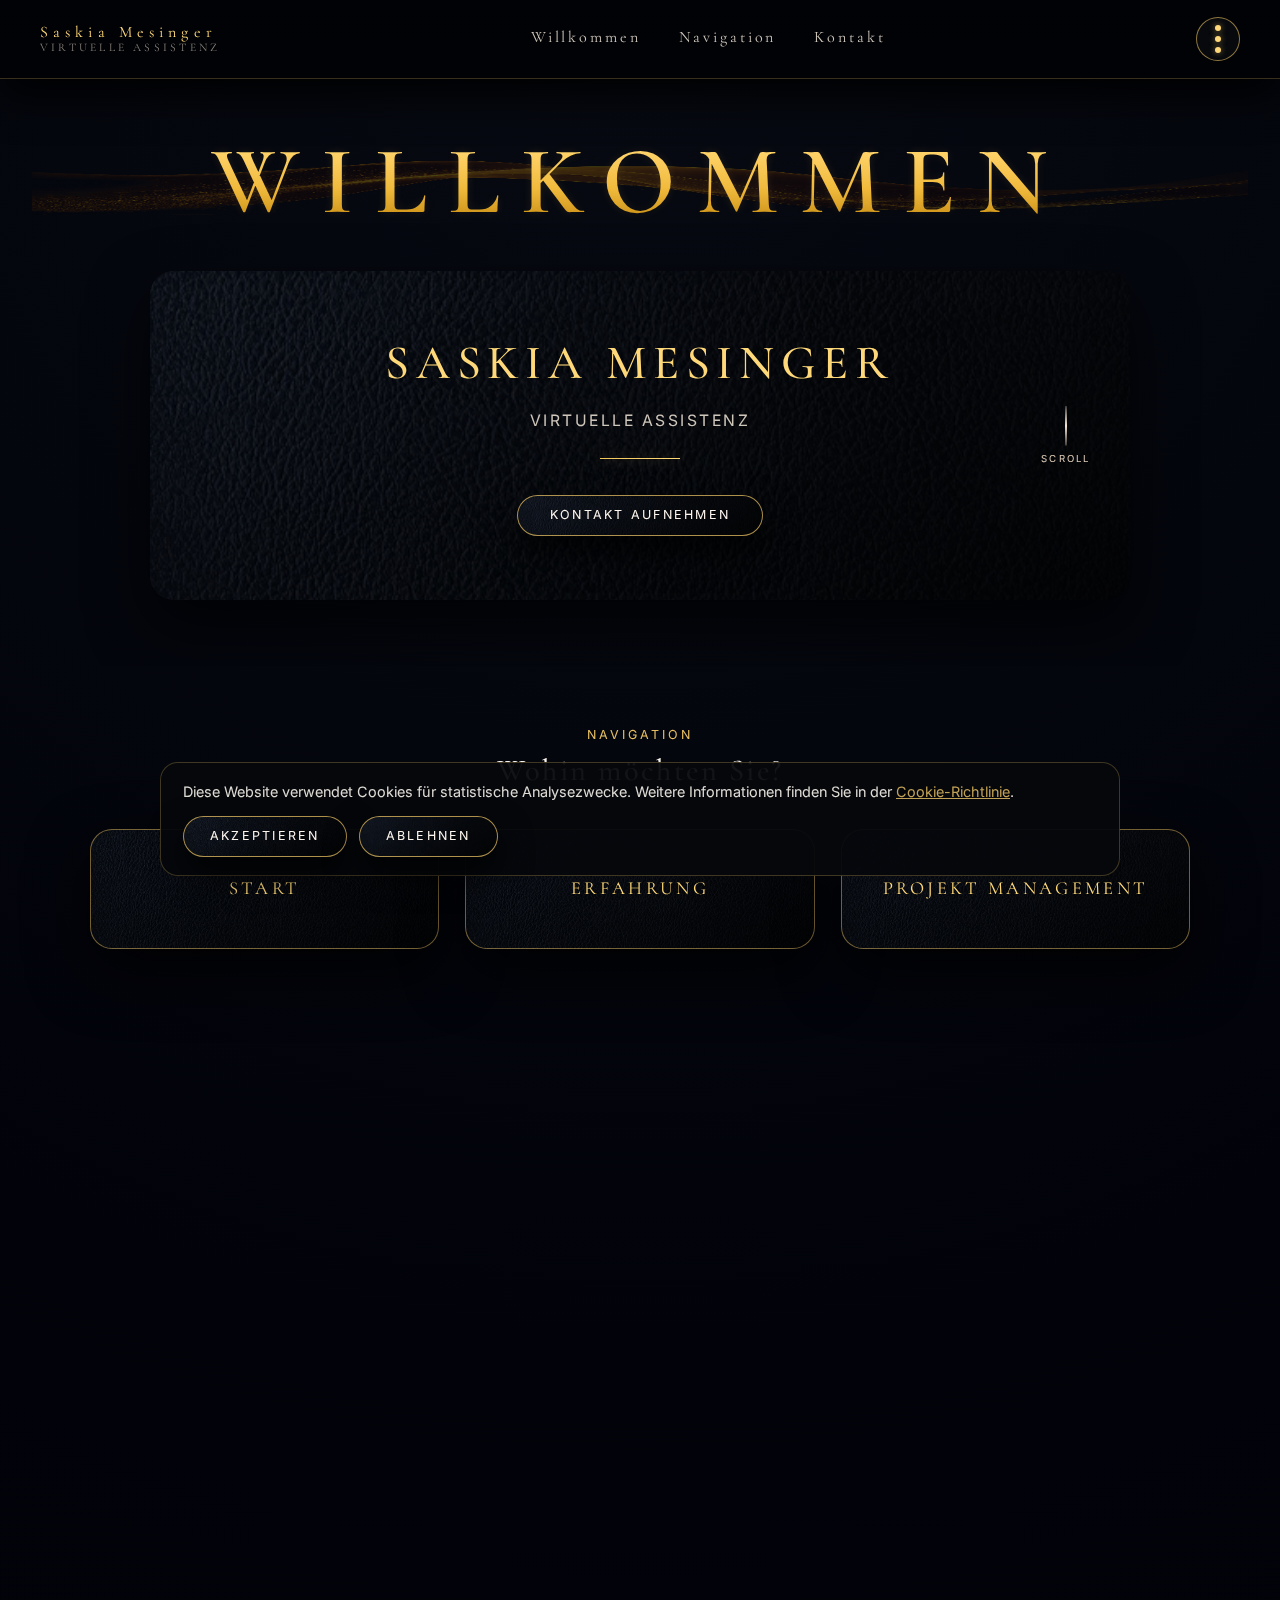
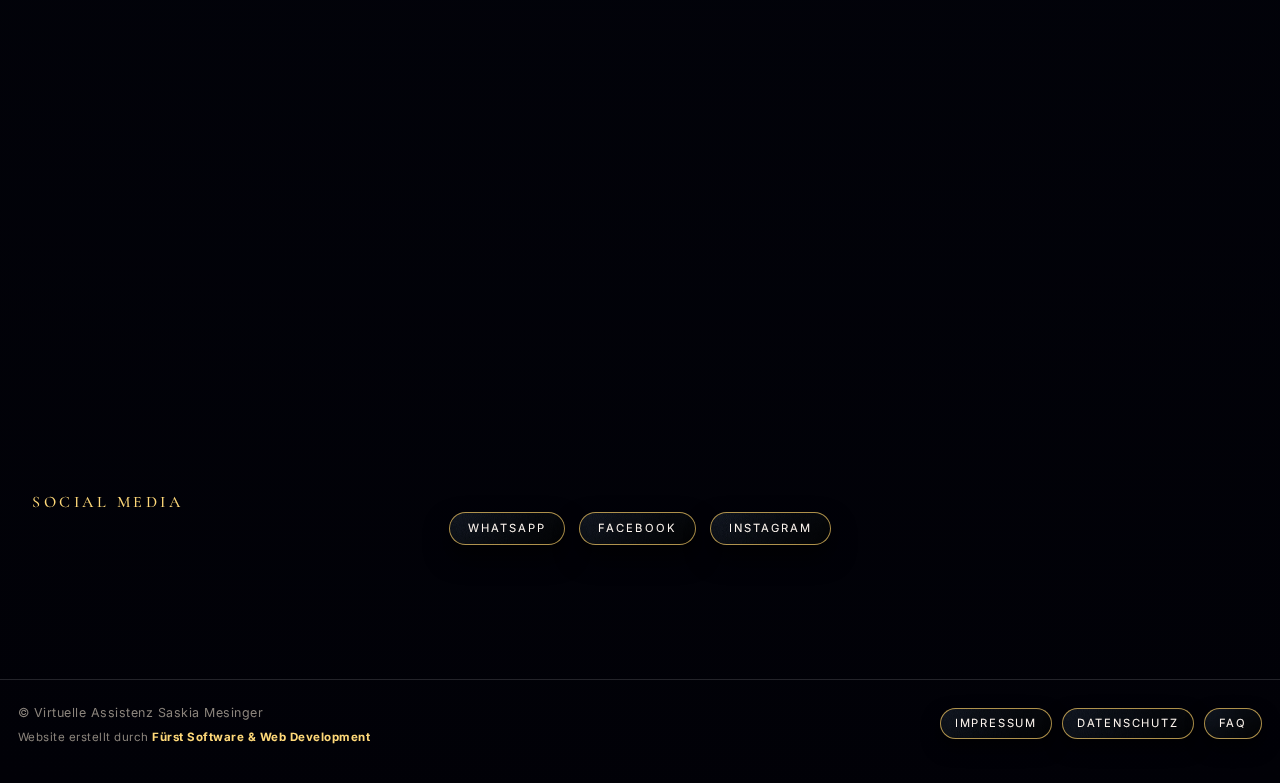
<file: index.html>
<!doctype html>
<html lang="de">
<head>
  <meta charset="utf-8" />
  <meta name="viewport" content="width=device-width,initial-scale=1" />

  <title>Saskia Mesinger – Virtuelle Assistenz für Immobilien & Projekte</title>

  <!-- Basis-SEO -->
  <meta name="description" content=" Saskia Mesinger - Virtuelle Assistenz ">
  <meta name="robots" content="index,follow">
  <meta name="author" content="Saskia Mesinger">

  <!-- Google Fonts -->
  <link href="https://fonts.googleapis.com/css2?family=Cormorant+Garamond:wght@400;500;600&family=Inter:wght@300;400;500;600&display=swap" rel="stylesheet">

  <!-- Optional Bootstrap (kann bleiben, wird hier nicht zwingend genutzt) -->
  <link href="https://cdn.jsdelivr.net/npm/bootstrap@5.3.3/dist/css/bootstrap.min.css" rel="stylesheet" crossorigin="anonymous">

  <link rel="stylesheet" href="style.css" />
  <script src="script.js" defer></script>
  <script src="responsive.js" defer></script>
  <script src="kontakt.js" defer></script>



</head>

<body id="top">

  <!-- Scroll-Bar oben -->
  <div class="scroll-bar" aria-hidden="true">
    <div class="scroll-bar__fill"></div>
  </div>

  <!-- Overlay Navigation -->
  <nav class="overlay" aria-label="Hauptnavigation" aria-hidden="true">
    <div class="overlay__inner">
      <div class="overlay__head">
        <span class="overlay__label">Navigation</span>
        <button class="overlay__close" type="button" aria-label="Menü schließen">×</button>
      </div>

      <ul class="overlay__list">
        <li><a href="#top" class="overlay__link">Startseite</a></li>
        <li><a href="#kontakt-start" class="overlay__link">Kontakt</a></li>
        <li><a href="Immobilien/index.html" class="overlay__link">Immobilien</a></li>
        <li><a href="Erfahrung/index.html" class="overlay__link">Erfahrung</a></li>
        <li><a href="Buchhaltung/index.html" class="overlay__link">Buchhaltung</a></li>
        <li><a href="Backoffice/index.html" class="overlay__link">Backoffice</a></li>
        <li><a href="Kundenstimmen/index.html" class="overlay__link">Kundenstimmen</a></li>         <li><a href="ProjektManagment/index.html" class="overlay__link">Projekt Management</a></li>
        <li><a href="EventManagment/index.html" class="overlay__link">Event Management</a></li>
       <li><a href="faq/index.html" class="overlay__link">FAQ</a></li>
       <li><a href="analytics.html" class="overlay__link">analytics</a></li>
      </ul>

     
    </div>
  </nav>

  <!-- HEADER (fixed, startet sofort ganz oben) -->
  <header class="site-header" role="banner">
    <div class="lux-header-inner">

      <!-- Brand -->
      <div class="lux-brand">
        <span class="lux-brand-top">Saskia Mesinger</span>
        <span class="lux-brand-sub">Virtuelle Assistenz</span>
      </div>

      <!-- Center Nav (Desktop) -->
     <nav class="lux-nav" aria-label="Schnellnavigation">
  <a href="#willkommen">Willkommen</a>
  <a href="#navigation">Navigation</a>
  <a href="#kontakt-start">Kontakt</a>
</nav>


      <!-- 3-Dots Menu Button -->
      <button class="lux-menu-btn" type="button" aria-label="Menü öffnen" aria-expanded="false" aria-controls="overlayNav">
        <span></span><span></span><span></span>
      </button>

    </div>
  </header>

  <div class="page">

    <main>

      <!-- HERO -->
      <section class="hero" aria-labelledby="hero-title">

        <!-- Willkommen (korrekt geschrieben) -->
        <div class="welcome-inline" id="willkommen">
          <h1 class="welcome-title" id="hero-title">WILLKOMMEN</h1>
        </div>

        <!-- Digitale Visitenkarte -->
        <article class="hero-panel hero-card reveal" data-tilt>
          <div class="hero-panel__inner hero-card-inner">

            <h2 class="card-name">Saskia Mesinger</h2>
            <p class="card-role">Virtuelle Assistenz</p>

            <div class="card-divider"></div>

           

            <button class="btn-primary card-btn" type="button" data-scroll-target="#kontakt-start">
              Kontakt aufnehmen
            </button>
          </div>

          <!-- Scroll-Indikator -->
          <div class="panel-scroll" aria-hidden="true">
            <span class="panel-scroll__dots"></span>
            <span class="panel-scroll__label">Scroll</span>
          </div>
        </article>

      </section>

      <!-- QUICK ENTRY -->
      <section id="navigation" class="section section-quick" aria-label="Navigation">
  <div class="section-inner">

          <header class="section-head reveal">
            <p class="section-kicker">Navigation</p>
            <h2 class="section-title">Wohin möchten Sie?</h2>
          </header>

          <div class="nav-grid">
            <a href="#top" class="nav-btn reveal">Start</a>
            <a href="Erfahrung/index.html" class="nav-btn reveal">Erfahrung</a>
            <a href="ProjektManagment/index.html" class="nav-btn reveal">Projekt Management</a>
            <a href="Immobilien/index.html" class="nav-btn reveal">Immobilien</a>
            <a href="EventManagment/index.html" class="nav-btn reveal">Event Management</a>
            <a href="Buchhaltung/index.html" class="nav-btn reveal">Buchhaltung</a>
            <a href="Backoffice/index.html" class="nav-btn reveal">Backoffice</a>
            <a href="Kundenstimmen/index.html" class="nav-btn reveal">Kundenstimmen</a>
            <a href="faq/index.html" class="nav-btn reveal">FAQ</a>
          </div>

        </div>
      </section>

      <!-- KONTAKT -->
<section class="section section-contact" id="kontakt-start" aria-label="Kontakt">
  <div class="section-inner contact-centered">

    <div class="contact-card reveal" data-tilt data-tilt-intensity="strong">
      <h2 class="contact-title">Kontakt</h2>

      <form class="contact-form" id="contactForm" novalidate>
        <!-- Honeypot (Spam-Schutz) -->
        <div class="hp-field" aria-hidden="true">
          <label for="website">Website</label>
          <input id="website" name="website" type="text" tabindex="-1" autocomplete="off">
        </div>

        <!-- Betreff für Mail (Formspree) -->
        <input type="hidden" name="_subject" value="saskiamesinger.de Kontakt Formular">

        <div class="form-row">
          <label for="name">Name <span class="req">*</span></label>
          <input
            id="name"
            name="name"
            type="text"
            autocomplete="name"
            placeholder="Ihr Name"
            required
          >
          <div class="field-error" data-error-for="name">Bitte geben Sie Ihren Namen an.</div>
        </div>

        <div class="form-row">
          <label for="email">E-Mail <span class="req">*</span></label>
          <input
            id="email"
            name="email"
            type="email"
            autocomplete="email"
            placeholder="Ihre geschäftliche E-Mail"
            required
          >
          <div class="field-error" data-error-for="email">Bitte geben Sie eine gültige E-Mail-Adresse an.</div>
        </div>

        <div class="form-row">
          <label for="focus">Fokus <span class="req">*</span></label>
          <select id="focus" name="focus" required>
            <option value="">Bitte wählen</option>
            <option value="immobilien">Immobilienverwaltung</option>
            <option value="projekte">Projekt Management</option>
            <option value="backoffice">Backoffice &amp; Buchhaltung</option>
            <option value="events">Business-Events</option>
            <option value="kombiniert">Mehrere Bereiche</option>
          </select>
          <div class="field-error" data-error-for="focus">Bitte wählen Sie einen Fokus aus.</div>
        </div>

        <div class="form-row">
          <label for="message">Stichpunkte <span class="req">*</span></label>
          <textarea
            id="message"
            name="message"
            rows="4"
            placeholder="Kurz skizzieren, wobei Sie Unterstützung wünschen."
            required
          ></textarea>
          <div class="field-error" data-error-for="message">Bitte geben Sie eine kurze Nachricht ein.</div>
        </div>

        <!-- DSGVO Einwilligung -->
        <div class="form-row form-consent">
          <label class="consent">
            <input id="consent" name="consent" type="checkbox" required>
            <span>
              Ich willige ein, dass meine Angaben zur Bearbeitung meiner Anfrage verarbeitet werden.
              Weitere Informationen finden Sie in der <a href="datenschutz.html">Datenschutzerklärung</a>.
              <span class="req">*</span>
            </span>
          </label>
          <div class="field-error" data-error-for="consent">Bitte bestätigen Sie die Einwilligung.</div>
        </div>

        <button type="submit" class="btn-primary btn-primary--full" id="contactSubmit">
          Anfrage senden
        </button>

        <!-- Status-Ausgabe (kontakt.js schreibt hier rein) -->
        <p class="form-note" id="formNote" role="status" aria-live="polite"></p>

        <p class="form-legal">
          Pflichtfelder sind mit <span class="req">*</span> markiert. Mit dem Absenden akzeptieren Sie unsere
          <a href="datenschutz.html">Datenschutzerklärung</a>.
        </p>
      </form>
    </div>

  </div>
</section>

          <h3 class="social-title">Social Media</h3>

          <div class="social-buttons">
            <a class="btn-chip" href="https://wa.me/+491704049011" target="_blank" rel="noopener">WhatsApp</a>
            <a class="btn-chip" href="https://www.facebook.com/profile.php?id=61586182356699&mibextid=wwXIfr&rdid=p5cQgqmd1hGtjr8Q&share_url=https%3A%2F%2Fwww.facebook.com%2Fshare%2F1G29AQRKGQ%2F%3Fmibextid%3DwwXIfr#" target="_blank" rel="noopener">Facebook</a>
            <a class="btn-chip" href="https://www.instagram.com/virtuelle.assistenz.mesinger?igsh=ZjVrZWtkdGc0ZTdw&utm_source=qr" target="_blank" rel="noopener">Instagram</a>
          </div>

        </div>
      </section>

    </main>

    <footer class="site-footer">
      <div class="footer-inner">
     <div class="footer-credits">
  <div>
    © <span id="y"></span> Virtuelle Assistenz Saskia Mesinger
  </div>

  <div class="site-credit">
    Website erstellt durch
    <a href="https://fuerst-software.com" target="_blank" rel="noopener noreferrer">
      <strong>Fürst Software &amp; Web Development</strong>
    </a>
  </div>
</div>

      
      
        <div class="footer-links">
          <a href="impressum.html" class="footer-btn">Impressum</a>
          <a href="datenschutz.html" class="footer-btn">Datenschutz</a>
          <a href="faq/index.html" class="footer-btn">FAQ</a>
        </div>
      </div>
    </footer>

  </div>


  <!-- COOKIE BANNER -->
<div id="cookieBanner" style="
  position: fixed;
  bottom: 24px;
  left: 50%;
  transform: translateX(-50%);
  max-width: 960px;
  width: calc(100% - 32px);
  background: rgba(5,7,12,.95);
  border: 1px solid rgba(214,178,94,.28);
  border-radius: 18px;
  padding: 18px 22px;
  z-index: 9999;
  display: none;
">

  <p style="
    margin: 0 0 14px;
    font-size: .9rem;
    opacity: .9;
  ">
    Diese Website verwendet Cookies für statistische Analysezwecke.
    Weitere Informationen finden Sie in der
    <a href="cookies.html" style="color:#d6b25e;">Cookie-Richtlinie</a>.
  </p>

  <div style="display:flex; gap:12px; flex-wrap:wrap;">
    <button id="cookieAccept" class="btn-primary">
      Akzeptieren
    </button>
    <button id="cookieDecline" class="btn-primary btn-primary--ghost">
      Ablehnen
    </button>
  </div>
</div>


<script src="cookies.js" defer></script>
</body>
</html>
</file>
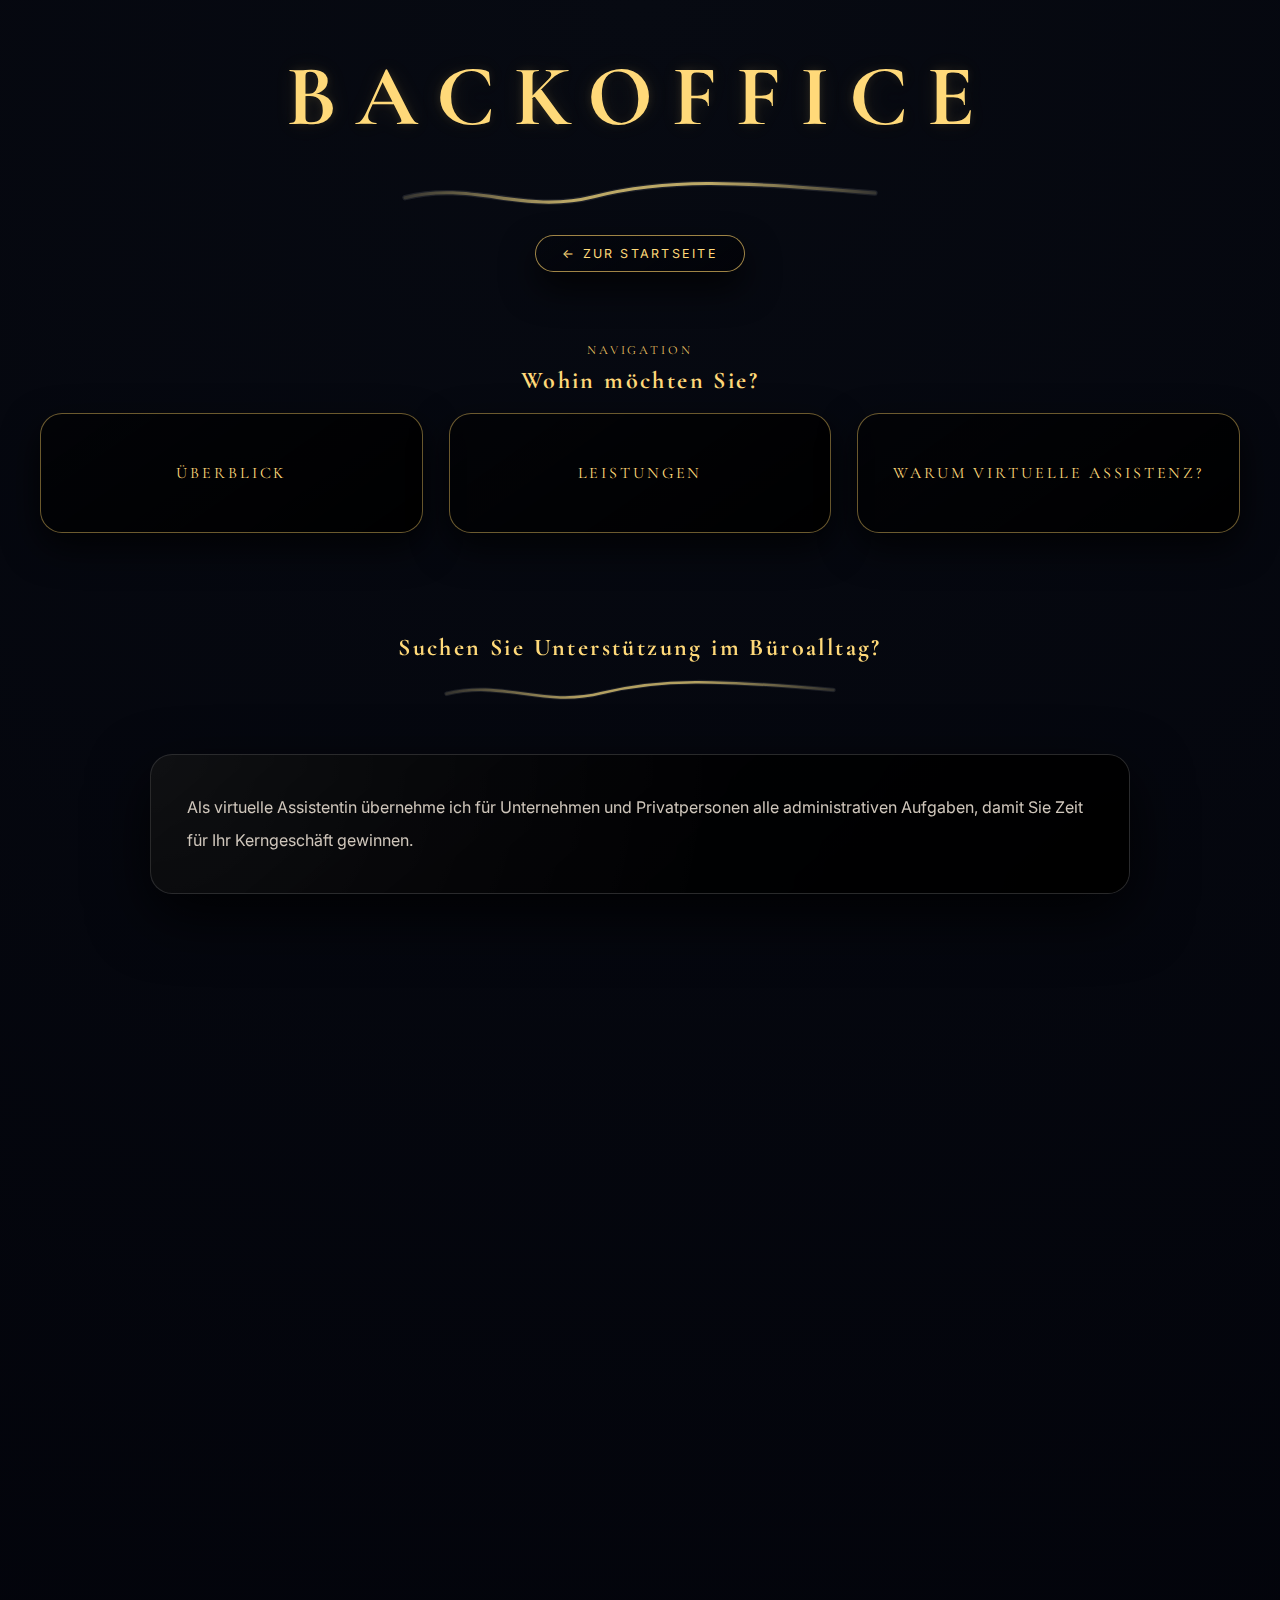
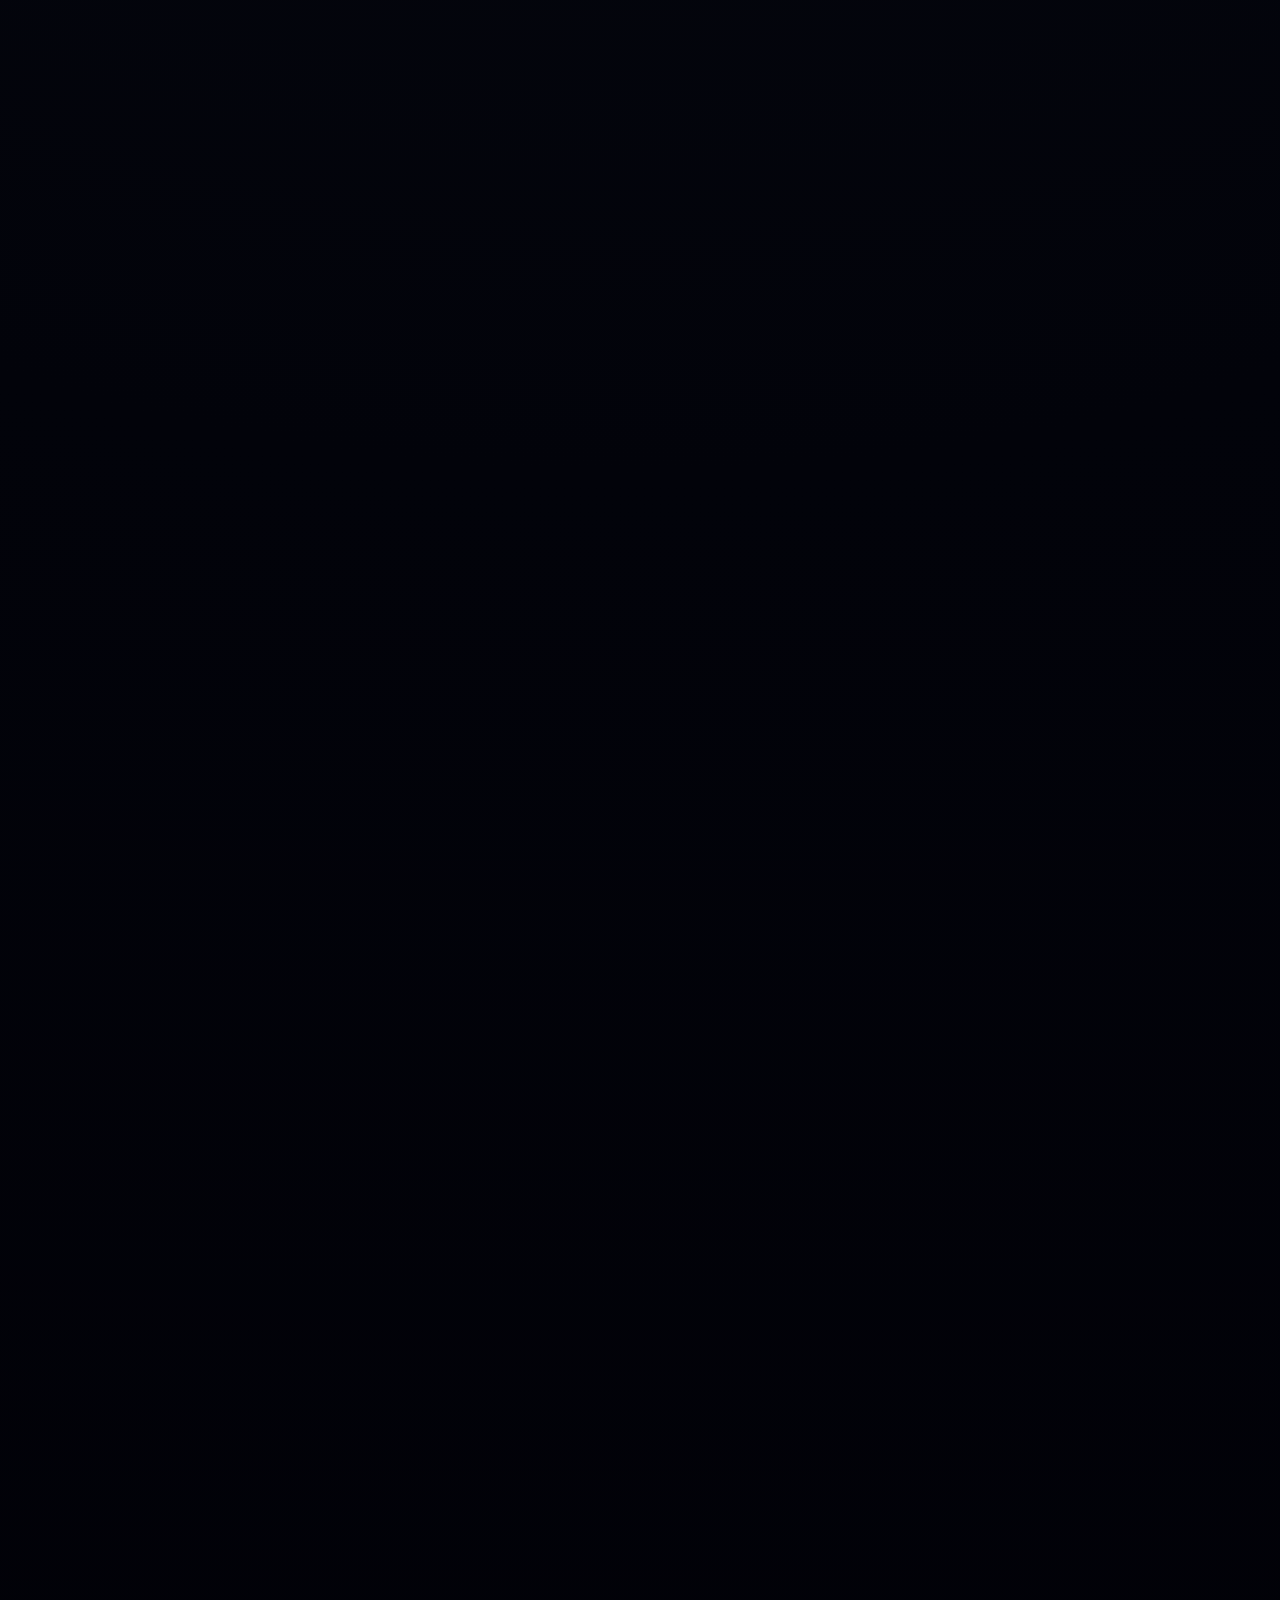
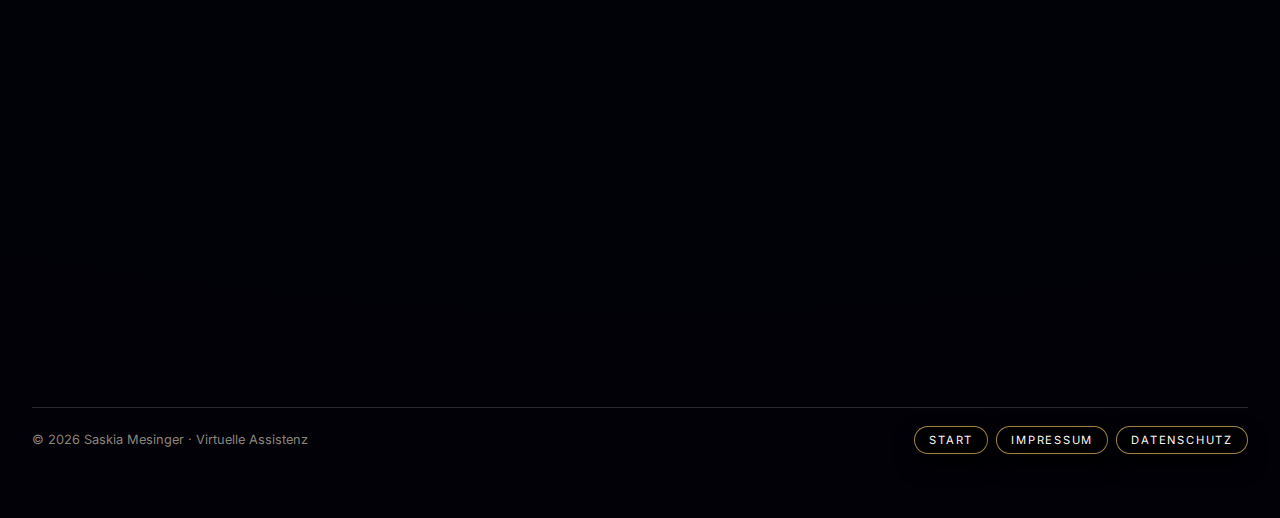
<file: Backoffice/index.html>
<!doctype html>
<html lang="de">
<head>
  <meta charset="utf-8" />
  <meta name="viewport" content="width=device-width,initial-scale=1" />

  <title>Backoffice – Virtuelle Assistenz für Büro, Organisation & Kommunikation</title>
  <meta name="description" content="Backoffice & Büroorganisation: E-Mail-Management, Dokumente, Angebote/Rechnungen, Koordination, Sekretariat, Recruiting und Schulungen – diskret, effizient, flexibel." />
  <meta name="robots" content="index,follow" />

  <link href="https://fonts.googleapis.com/css2?family=Cormorant+Garamond:wght@500;600&family=Inter:wght@300;400;500;600&display=swap" rel="stylesheet">
  <link rel="stylesheet" href="style.css" />
</head>

<body>
  <!-- Scroll progress -->
  <div class="scrollbar" aria-hidden="true">
    <div class="scrollbar__fill" id="scrollFill"></div>
  </div>

  <main class="page" id="top">

    <!-- HERO / TITLE -->
    <section class="hero" aria-label="Seitenkopf">
      <div class="hero__title">
        <h1 class="title title--xl">BACKOFFICE</h1>
        <div class="wave wave--hero" aria-hidden="true"></div>
      </div>

      <div class="hero__actions">
        <a class="btn btn--ghost" href="../index.html#top">← Zur Startseite</a>
      </div>
    </section>

    <!-- QUICK NAV -->
    <section class="section" id="nav" aria-label="Inhaltsnavigation">
      <header class="section__head reveal">
        <p class="kicker">Navigation</p>
        <h2 class="title">Wohin möchten Sie?</h2>
      </header>

      <nav class="navgrid reveal" aria-label="Abschnittsnavigation">
        <a class="navgrid__btn" href="#intro">Überblick</a>
        <a class="navgrid__btn" href="#leistungen">Leistungen</a>
        <a class="navgrid__btn" href="#warum">Warum virtuelle Assistenz?</a>
      </nav>
    </section>

    <!-- CONTENT -->
    <section class="stack">

      <!-- INTRO -->
      <section class="block reveal" id="intro">
        <header class="block__head">
          <h2 class="title">Suchen Sie Unterstützung im Büroalltag?</h2>
          <div class="wave" aria-hidden="true"></div>
        </header>

        <div class="card">
          <div class="prose">
            <p>
              Als virtuelle Assistentin übernehme ich für Unternehmen und Privatpersonen alle administrativen Aufgaben,
              damit Sie Zeit für Ihr Kerngeschäft gewinnen.
            </p>
          </div>
        </div>
      </section>

      <!-- LEISTUNGEN -->
      <section class="block reveal" id="leistungen">
        <header class="block__head">
          <h2 class="title">Leistungen im Backoffice</h2>
          <div class="wave" aria-hidden="true"></div>
        </header>

        <div class="grid grid--2">
          <article class="card card--mini">
            <h3 class="title title--sm">Backoffice &amp; Büroorganisation</h3>
            <ul class="list">
              <li>E-Mail-Management und Posteingang bearbeiten</li>
              <li>Sortieren und strukturieren von Unterlagen</li>
              <li>Transkription</li>
            </ul>
          </article>

          <article class="card card--mini">
            <h3 class="title title--sm">Dokumente &amp; Präsentationen</h3>
            <ul class="list">
              <li>Aufbereitung von Dokumenten</li>
              <li>Professionelle PowerPoint Präsentationen</li>
            </ul>
          </article>

          <article class="card card--mini">
            <h3 class="title title--sm">Wichtige Dokumente</h3>
            <ul class="list">
              <li>Angebote und Rechnungen erstellen</li>
              <li>Verträge abwickeln</li>
            </ul>
          </article>

          <article class="card card--mini">
            <h3 class="title title--sm">Koordination &amp; Kommunikation</h3>
            <ul class="list">
              <li>Abstimmung mit Subunternehmern</li>
              <li>Abwicklung mit Subunternehmern</li>
              <li>Terminplanung und Organisation</li>
              <li>Abrechnung</li>
            </ul>
          </article>

          <article class="card card--mini">
            <h3 class="title title--sm">Sekretariat &amp; persönliche Assistenz</h3>
            <ul class="list">
              <li>Unterstützung für Unternehmer und Privatpersonen</li>
              <li>Diskret, zuverlässig und effizient</li>
            </ul>
          </article>

          <article class="card card--mini">
            <h3 class="title title--sm">Personalführung und Recruiting</h3>
            <ul class="list">
              <li>Recruiting für Ihr Personal</li>
              <li>Führung, Überwachung und Förderung von Ihrem Personal</li>
            </ul>
          </article>

          <article class="card card--mini card--wide">
            <h3 class="title title--sm">Schulungen</h3>
            <ul class="list">
              <li>Schulungen für Lexoffice</li>
              <li>Schulungen für Projektmanagement</li>
              <li>Schulungen für MS Project</li>
            </ul>
          </article>

          <article class="card card--mini card--wide">
            <h3 class="title title--sm">Hinweis</h3>
            <div class="prose">
              <p>
                Sie möchten im Backoffice unterstützt werden, aber Ihr Themengebiet fehlt in der Auflistung?
                Kein Problem, bitte kontaktieren Sie mich direkt.
              </p>
            </div>
          </article>
        </div>
      </section>

      <!-- WARUM -->
      <section class="block reveal" id="warum">
        <header class="block__head">
          <h2 class="title">Warum virtuelle Assistenz?</h2>
          <div class="wave" aria-hidden="true"></div>
        </header>

        <div class="card">
          <ul class="list list--plain">
            <li>✓ Zeitersparnis – Sie konzentrieren sich auf Ihr Kerngeschäft und Ihre Kunden, ich erledige den Rest.</li>
            <li>✓ Kostenersparnis – Keine Fixkosten für Personal, nur zahlen, was Sie wirklich brauchen.</li>
            <li>✓ Flexibilität – Unterstützung genau dann, wenn Sie sie benötigen.</li>
            <li>✓ Professionalität – Hohe Qualität und termingerechte Umsetzung, freundliche aber konkrete Kommunikation.</li>
            <li>✓ Vertraulichkeit – Ihre Daten sind bei mir sicher.</li>
            <li>✓ Stressreduktion – Weniger Papierkram, mehr Fokus auf Ihre Ziele.</li>
            <li>✓ Skalierbarkeit – Ob einmalige Projekte oder langfristige Zusammenarbeit.</li>
            <li>✓ Know-how – Sie profitieren von meiner Erfahrung.</li>
          </ul>
        </div>
      </section>

    </section>

    <!-- FOOTER -->
    <footer class="footer">
      <div>
        <span>© <span id="year"></span> Saskia Mesinger · Virtuelle Assistenz</span>
      </div>
      <div class="footer__links">
        <a class="btn btn--mini" href="../index.html#top">Start</a>
        <a class="btn btn--mini" href="../index.html#impressum">Impressum</a>
        <a class="btn btn--mini" href="../index.html#datenschutz">Datenschutz</a>
      </div>
    </footer>

  </main>

  <script src="script.js"></script>
  <script src="../responsive.js" defer></script>
</body>
</html>
</file>
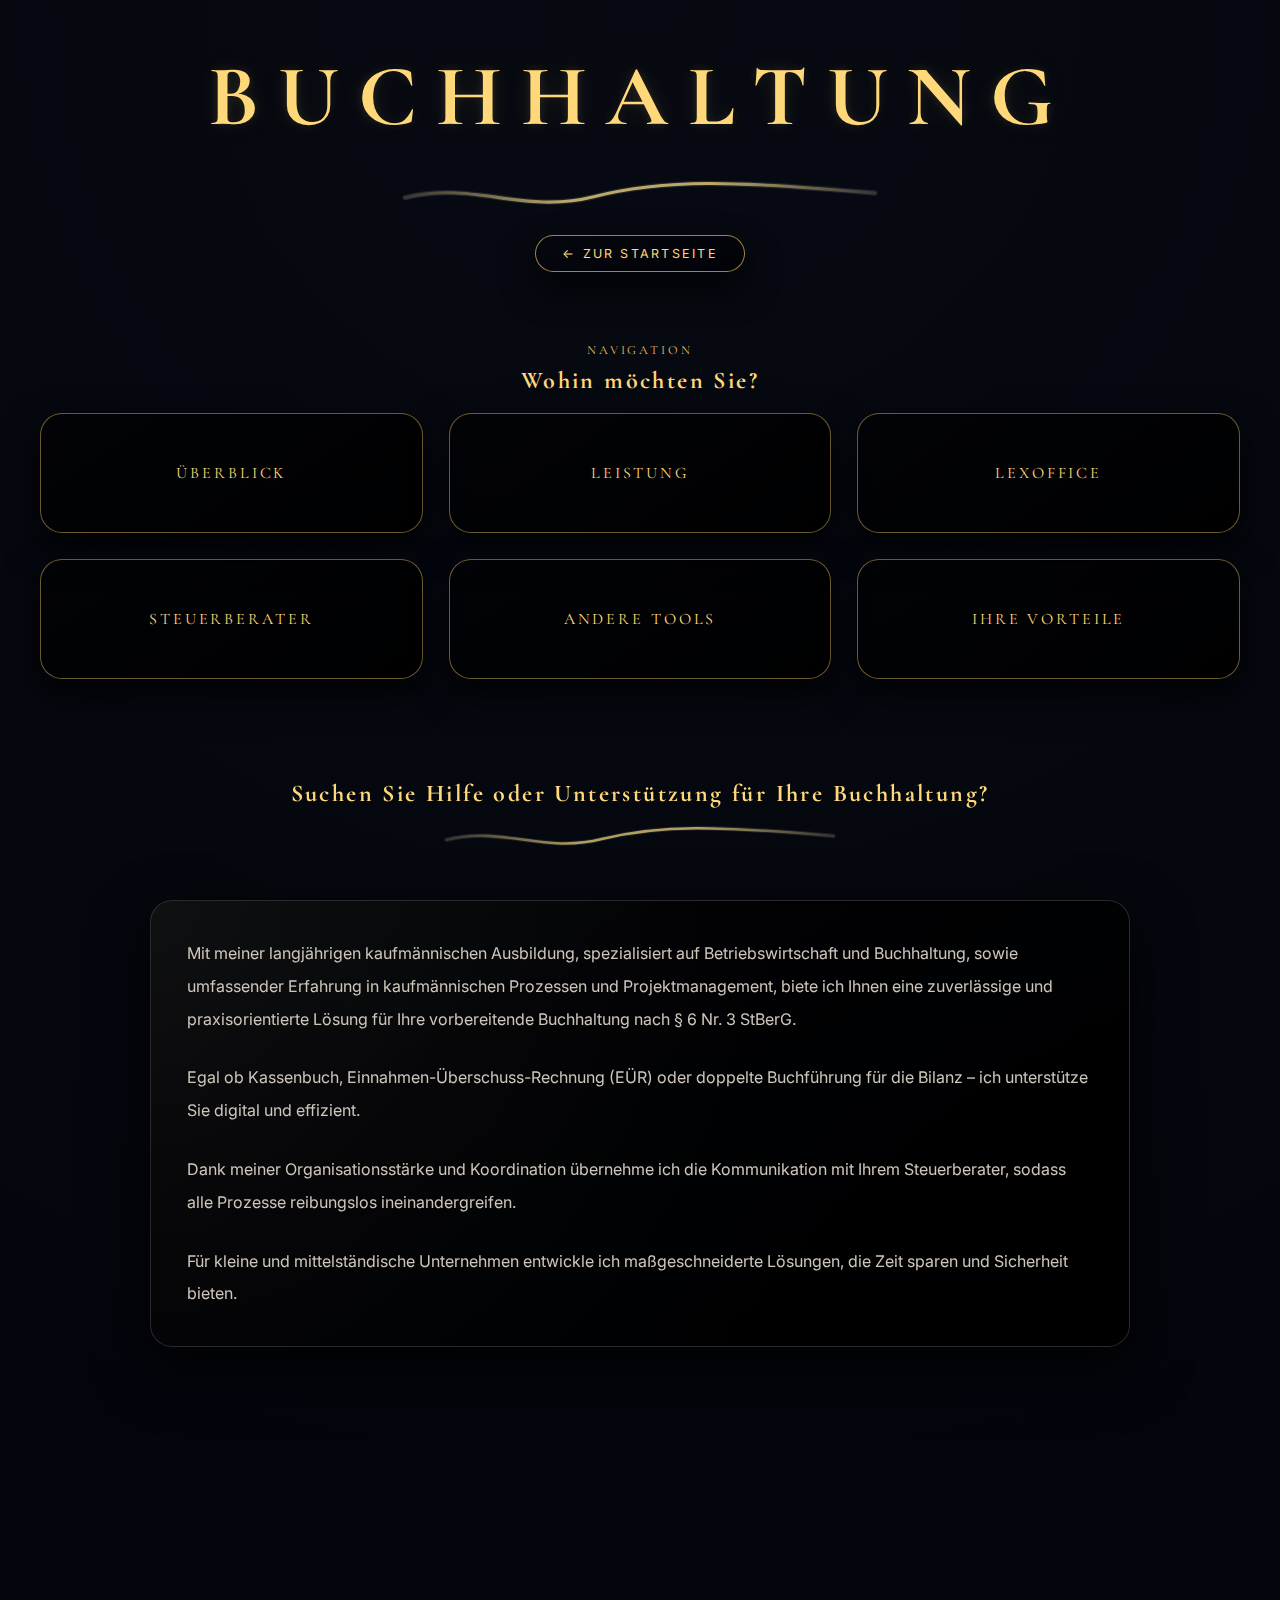
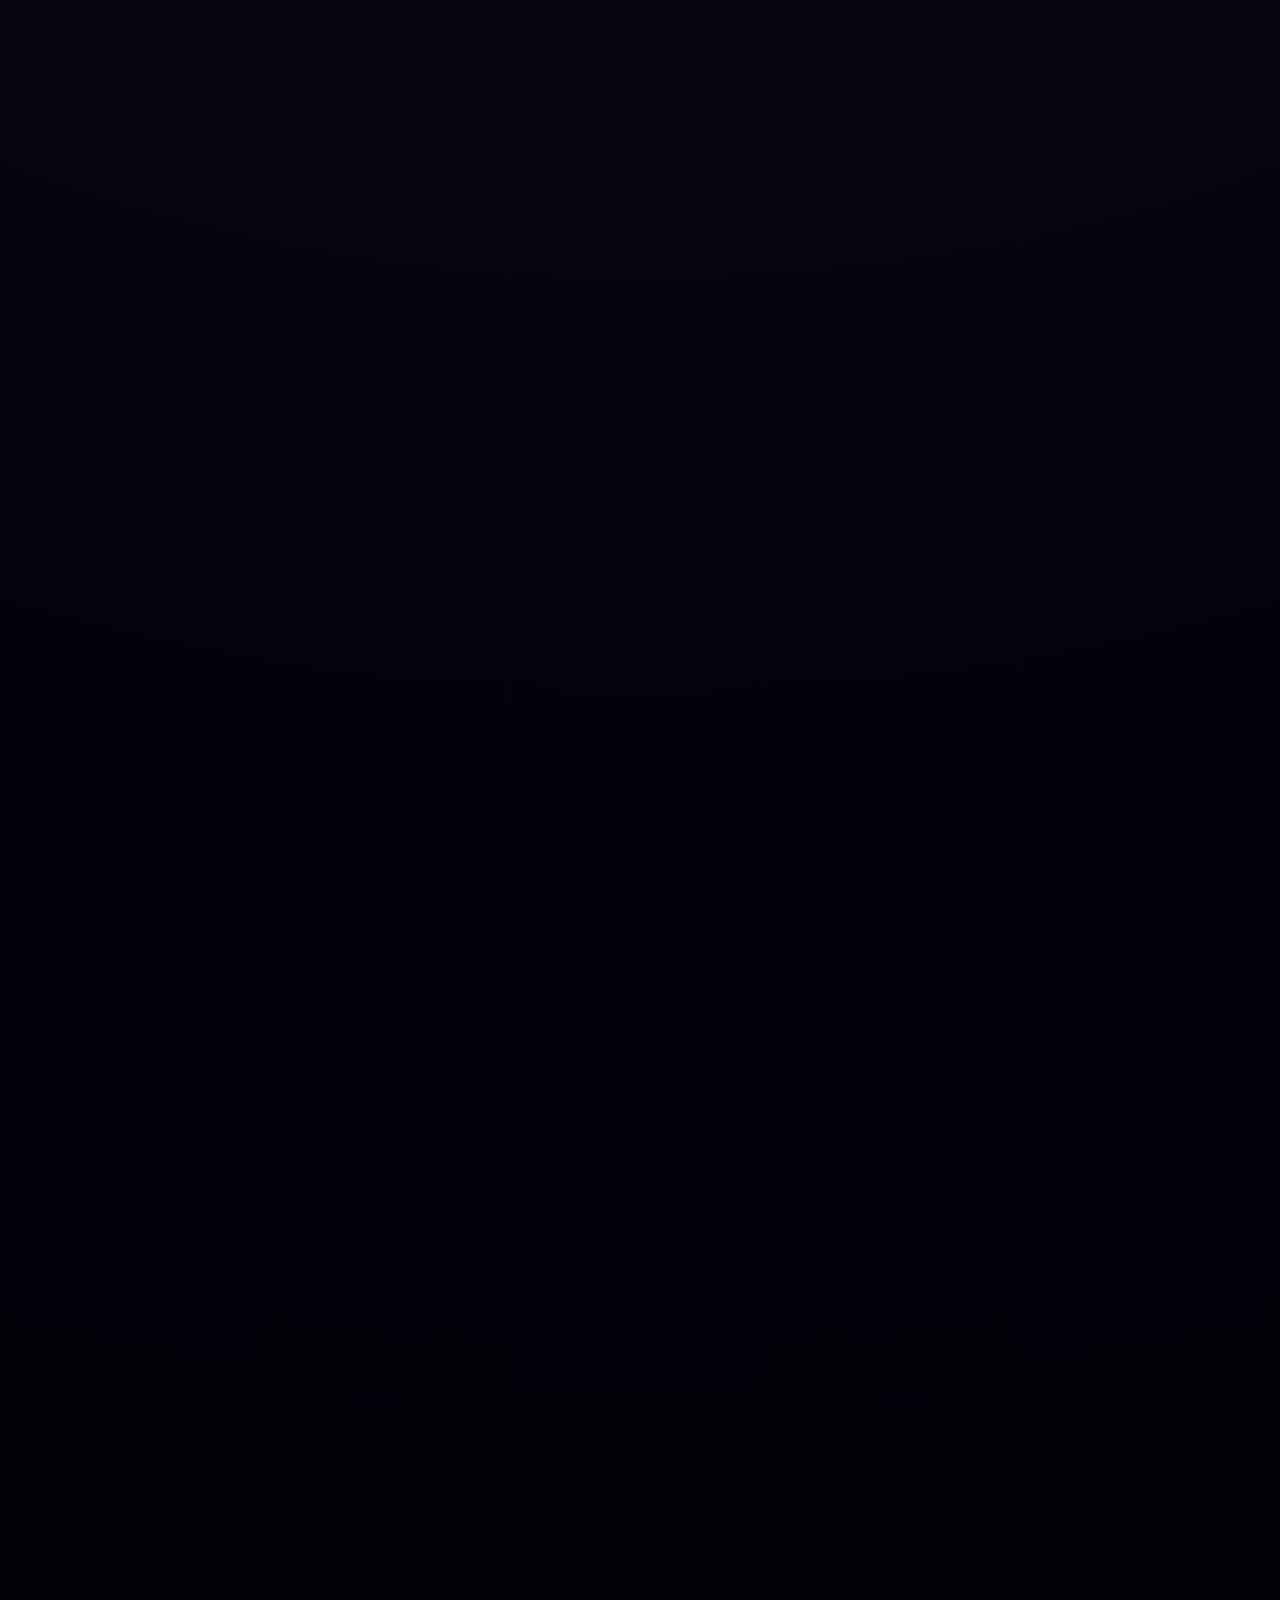
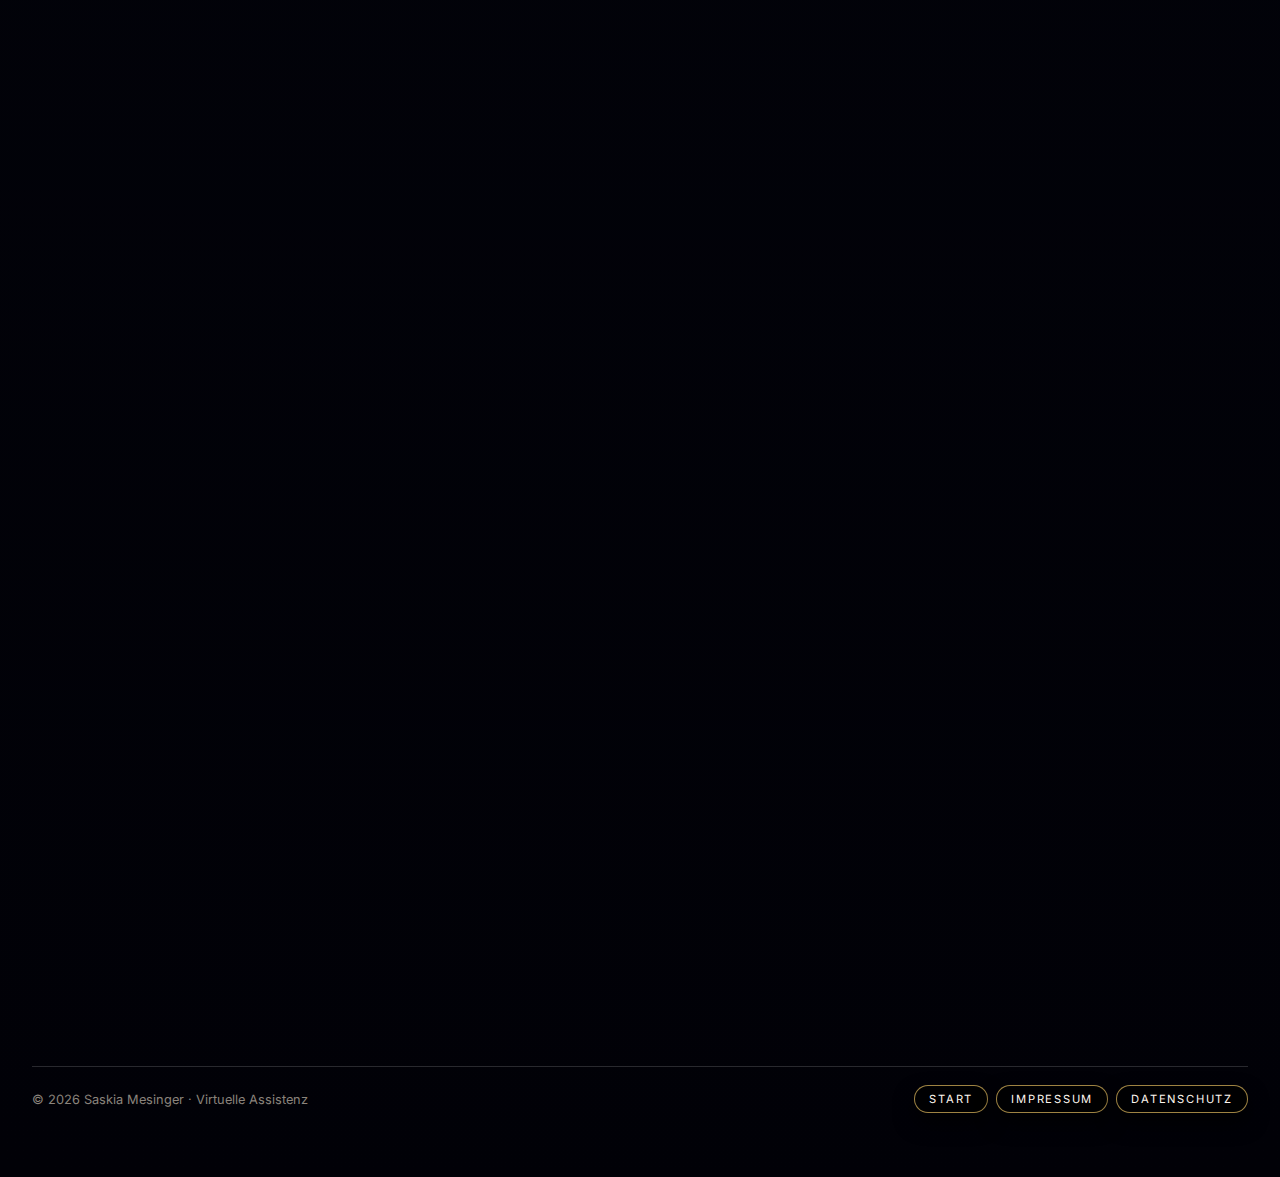
<file: Buchhaltung/index.html>
<!doctype html>
<html lang="de">
<head>
  <meta charset="utf-8" />
  <meta name="viewport" content="width=device-width,initial-scale=1" />

  <title>Buchhaltung – vorbereitende Buchhaltung digital & effizient</title>
  <meta name="description" content="Vorbereitende Buchhaltung nach § 6 Nr. 3 StBerG: Kassenbuch, EÜR, Bilanz-Vorbereitung. Digital mit Lexoffice, Koordination mit Steuerberater, flexibel auch mit SevDesk/DATEV/Sage." />
  <meta name="robots" content="index,follow" />

  <link href="https://fonts.googleapis.com/css2?family=Cormorant+Garamond:wght@500;600&family=Inter:wght@300;400;500;600&display=swap" rel="stylesheet">
  <link rel="stylesheet" href="style.css" />
</head>

<body>
  <!-- Scroll progress -->
  <div class="scrollbar" aria-hidden="true">
    <div class="scrollbar__fill" id="scrollFill"></div>
  </div>

  <main class="page" id="top">

    <!-- HERO / TITLE -->
    <section class="hero" aria-label="Seitenkopf">
      <div class="hero__title">
        <h1 class="title title--xl">BUCHHALTUNG</h1>
        <div class="wave wave--hero" aria-hidden="true"></div>
      </div>

      <div class="hero__actions">
        <a class="btn btn--ghost" href="../index.html#top">← Zur Startseite</a>
      </div>
    </section>

    <!-- QUICK NAV -->
    <section class="section" id="nav" aria-label="Inhaltsnavigation">
      <header class="section__head reveal">
        <p class="kicker">Navigation</p>
        <h2 class="title">Wohin möchten Sie?</h2>
      </header>

      <nav class="navgrid reveal" aria-label="Abschnittsnavigation">
        <a class="navgrid__btn" href="#intro">Überblick</a>
        <a class="navgrid__btn" href="#leistung">Leistung</a>
        <a class="navgrid__btn" href="#lexoffice">Lexoffice</a>
        <a class="navgrid__btn" href="#steuerberater">Steuerberater</a>
        <a class="navgrid__btn" href="#tools">Andere Tools</a>
        <a class="navgrid__btn" href="#vorteile">Ihre Vorteile</a>
      </nav>
    </section>

    <!-- CONTENT -->
    <section class="stack">

      <!-- INTRO -->
      <section class="block reveal" id="intro">
        <header class="block__head">
          <h2 class="title">Suchen Sie Hilfe oder Unterstützung für Ihre Buchhaltung?</h2>
          <div class="wave" aria-hidden="true"></div>
        </header>

        <div class="card">
          <div class="prose">
            <p>
              Mit meiner langjährigen kaufmännischen Ausbildung, spezialisiert auf Betriebswirtschaft und Buchhaltung, sowie
              umfassender Erfahrung in kaufmännischen Prozessen und Projektmanagement, biete ich Ihnen eine zuverlässige und
              praxisorientierte Lösung für Ihre vorbereitende Buchhaltung nach § 6 Nr. 3 StBerG.
            </p>
            <p>
              Egal ob Kassenbuch, Einnahmen-Überschuss-Rechnung (EÜR) oder doppelte Buchführung für die Bilanz – ich unterstütze
              Sie digital und effizient.
            </p>
            <p>
              Dank meiner Organisationsstärke und Koordination übernehme ich die Kommunikation mit Ihrem Steuerberater, sodass
              alle Prozesse reibungslos ineinandergreifen.
            </p>
            <p>
              Für kleine und mittelständische Unternehmen entwickle ich maßgeschneiderte Lösungen, die Zeit sparen und Sicherheit bieten.
            </p>
          </div>
        </div>
      </section>

      <!-- LEISTUNG -->
      <section class="block reveal" id="leistung">
        <header class="block__head">
          <h2 class="title">Professionelle vorbereitende Buchhaltung für Unternehmen</h2>
          <div class="wave" aria-hidden="true"></div>
        </header>

        <div class="card">
          <div class="prose">
            <p>
              Wir übernehmen Ihre vorbereitende Buchhaltung nach Steuerrecht, damit Sie mehr Zeit für Ihr Kerngeschäft haben – denn Zeit ist Geld.
            </p>
          </div>
        </div>
      </section>

      <!-- LEXOFFICE -->
      <section class="block reveal" id="lexoffice">
        <header class="block__head">
          <h2 class="title">Unsere Kompetenz – Digital mit Lexoffice</h2>
          <div class="wave" aria-hidden="true"></div>
        </header>

        <div class="card">
          <div class="grid grid--2">
            <div class="card card--mini card--inner">
              <h3 class="title title--sm">Digitale Belegerfassung</h3>
              <div class="prose">
                <p>Digitale Belegerfassung und revisionssichere Ablage</p>
              </div>
            </div>

            <div class="card card--mini card--inner">
              <h3 class="title title--sm">Echtzeit-Überblick</h3>
              <div class="prose">
                <p>Echtzeit-Übersicht über Ihre Finanzen</p>
              </div>
            </div>

            <div class="card card--mini card--inner">
              <h3 class="title title--sm">Schnittstellen</h3>
              <div class="prose">
                <p>Direkte Schnittstellen für den Steuerberater</p>
              </div>
            </div>
          </div>
        </div>
      </section>

      <!-- STEUERBERATER -->
      <section class="block reveal" id="steuerberater">
        <header class="block__head">
          <h2 class="title">Organisation &amp; Koordination mit Ihrem Steuerberater</h2>
          <div class="wave" aria-hidden="true"></div>
        </header>

        <div class="card">
          <ul class="list">
            <li>Fristgerechte Bereitstellung aller Unterlagen</li>
            <li>Direkte Abstimmung mit Ihrem Steuerberater</li>
            <li>Klare Kommunikation für reibungslose Abläufe</li>
          </ul>
        </div>
      </section>

      <!-- TOOLS -->
      <section class="block reveal" id="tools">
        <header class="block__head">
          <h2 class="title">Sie wünschen ein anderes Tool?</h2>
          <div class="wave" aria-hidden="true"></div>
        </header>

        <div class="card">
          <div class="prose">
            <p>
              Ich bin technikaffin und arbeite mich schnell in neue Systeme ein.
            </p>
            <p>
              Auf Wunsch übernehme ich nicht nur die Arbeit mit Lexoffice, sondern auch die Einarbeitung in andere
              Buchhaltungstools wie SevDesk, DATEV, Sage oder vergleichbare Lösungen – für eine flexible und effiziente Zusammenarbeit.
            </p>
          </div>

          <ul class="chips" aria-label="Tools-Liste">
            <li class="chip">Lexoffice</li>
            <li class="chip">SevDesk</li>
            <li class="chip">DATEV</li>
            <li class="chip">Sage</li>
            <li class="chip">Vergleichbare Tools</li>
          </ul>
        </div>
      </section>

      <!-- VORTEILE -->
      <section class="block reveal" id="vorteile">
        <header class="block__head">
          <h2 class="title">Ihre Vorteile:</h2>
          <div class="wave" aria-hidden="true"></div>
        </header>

        <div class="card">
          <ul class="list list--plain">
            <li>Weniger Aufwand für Sie – wir übernehmen die vorbereitende Buchhaltung komplett.</li>
            <li>Effiziente Zusammenarbeit mit dem Steuerberater – inklusive direkter Abstimmung.</li>
            <li>Maximale Transparenz und Sicherheit – gesetzeskonform nach § 6 Nr. 3 StBerG.</li>
            <li>Zeitersparnis und Kostenersparnis – mehr Fokus auf Ihr Kerngeschäft.</li>
            <li>Flexible Anpassung an Ihre Bedürfnisse – egal ob Kassenbuch, EÜR oder Bilanz.</li>
            <li>Technikaffinität und Tool-Vielfalt – schnelle Einarbeitung in Lexoffice, SevDesk, DATEV und weitere Systeme.</li>
            <li>Digitale Prozesse und revisionssichere Ablage – für eine moderne Buchhaltung.</li>
            <li>Fristgerechte Bereitstellung aller Unterlagen – keine verpassten Termine.</li>
            <li>Praxisorientierte Lösungen – individuell und effizient.</li>
            <li>Keine zusätzlichen Personalkosten – Outsourcing spart Fixkosten.</li>
          </ul>
        </div>
      </section>

    </section>

    <!-- FOOTER -->
    <footer class="footer">
      <div>
        <span>© <span id="year"></span> Saskia Mesinger · Virtuelle Assistenz</span>
      </div>
      <div class="footer__links">
        <a class="btn btn--mini" href="../index.html#top">Start</a>
        <a class="btn btn--mini" href="../index.html#impressum">Impressum</a>
        <a class="btn btn--mini" href="../index.html#datenschutz">Datenschutz</a>
      </div>
    </footer>

  </main>

  <script src="script.js"></script>
  <script src="../responsive.js" defer></script>
</body>
</html>
</file>
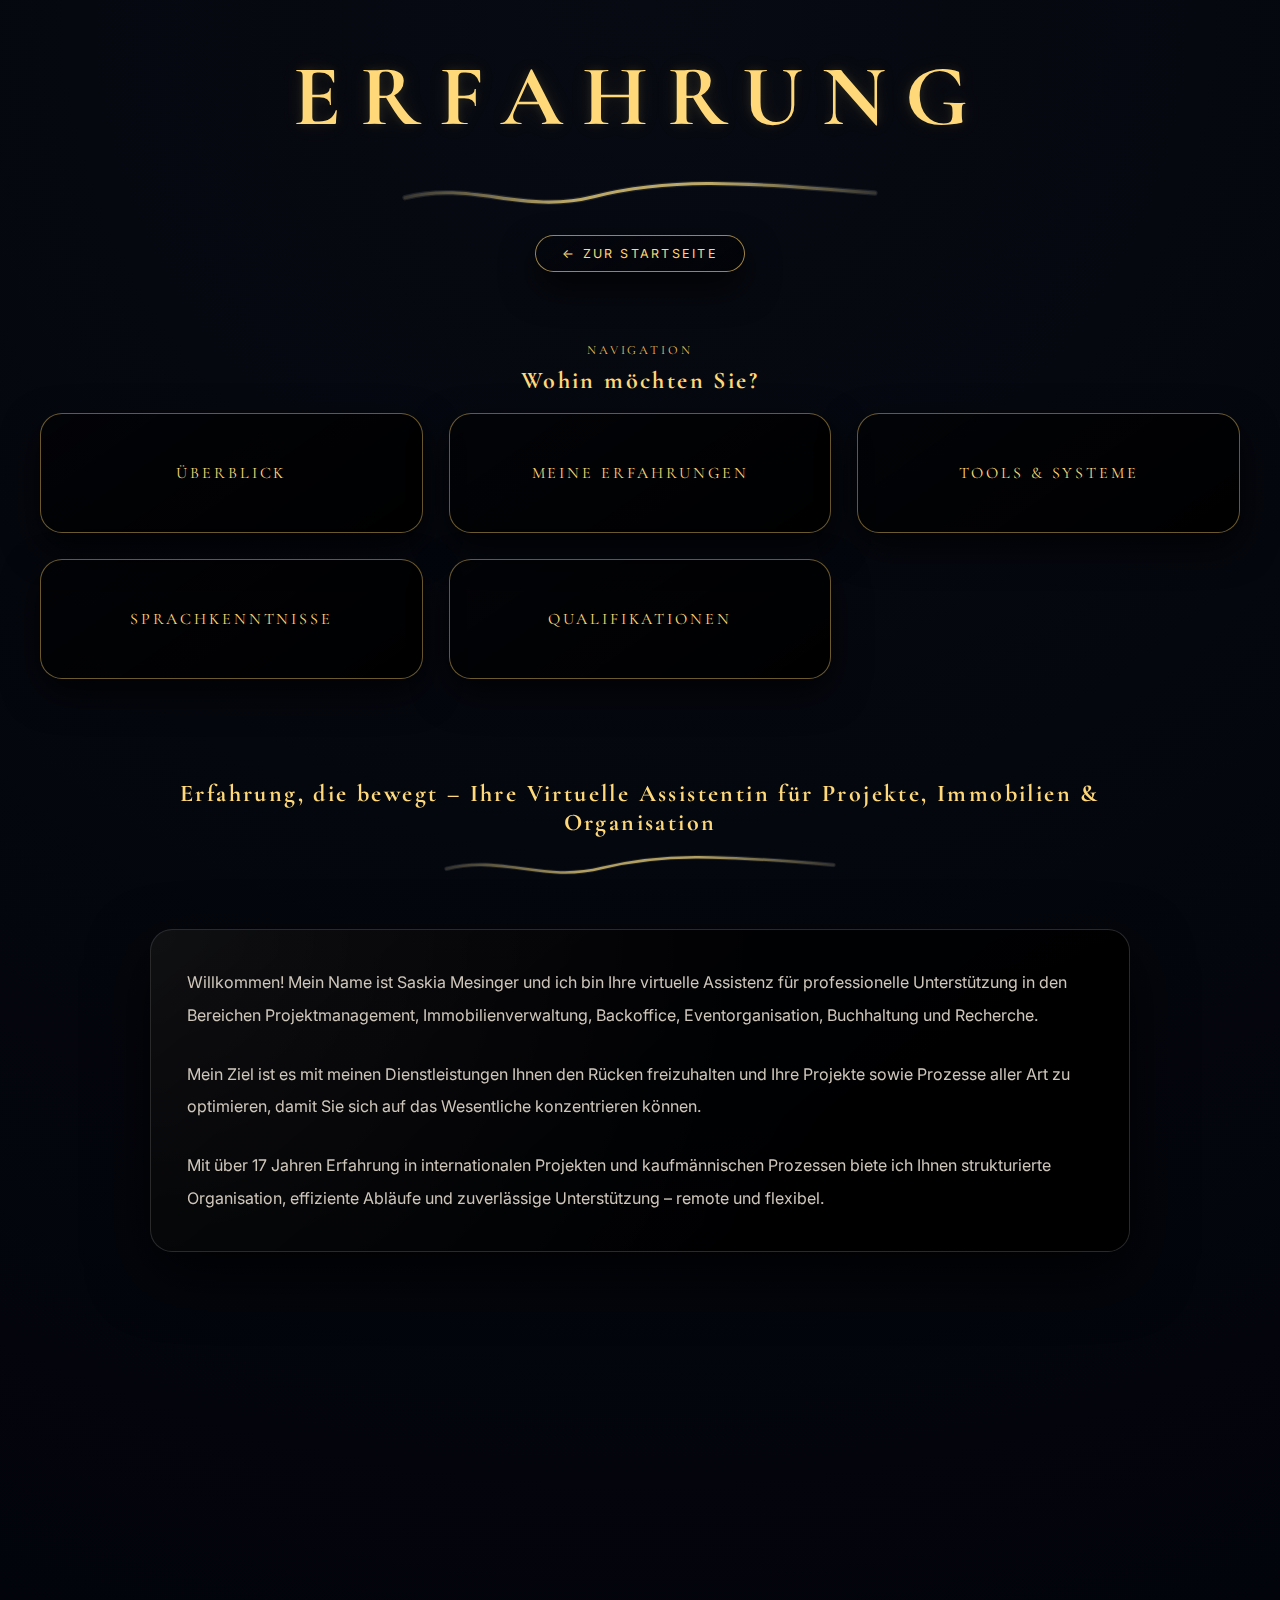
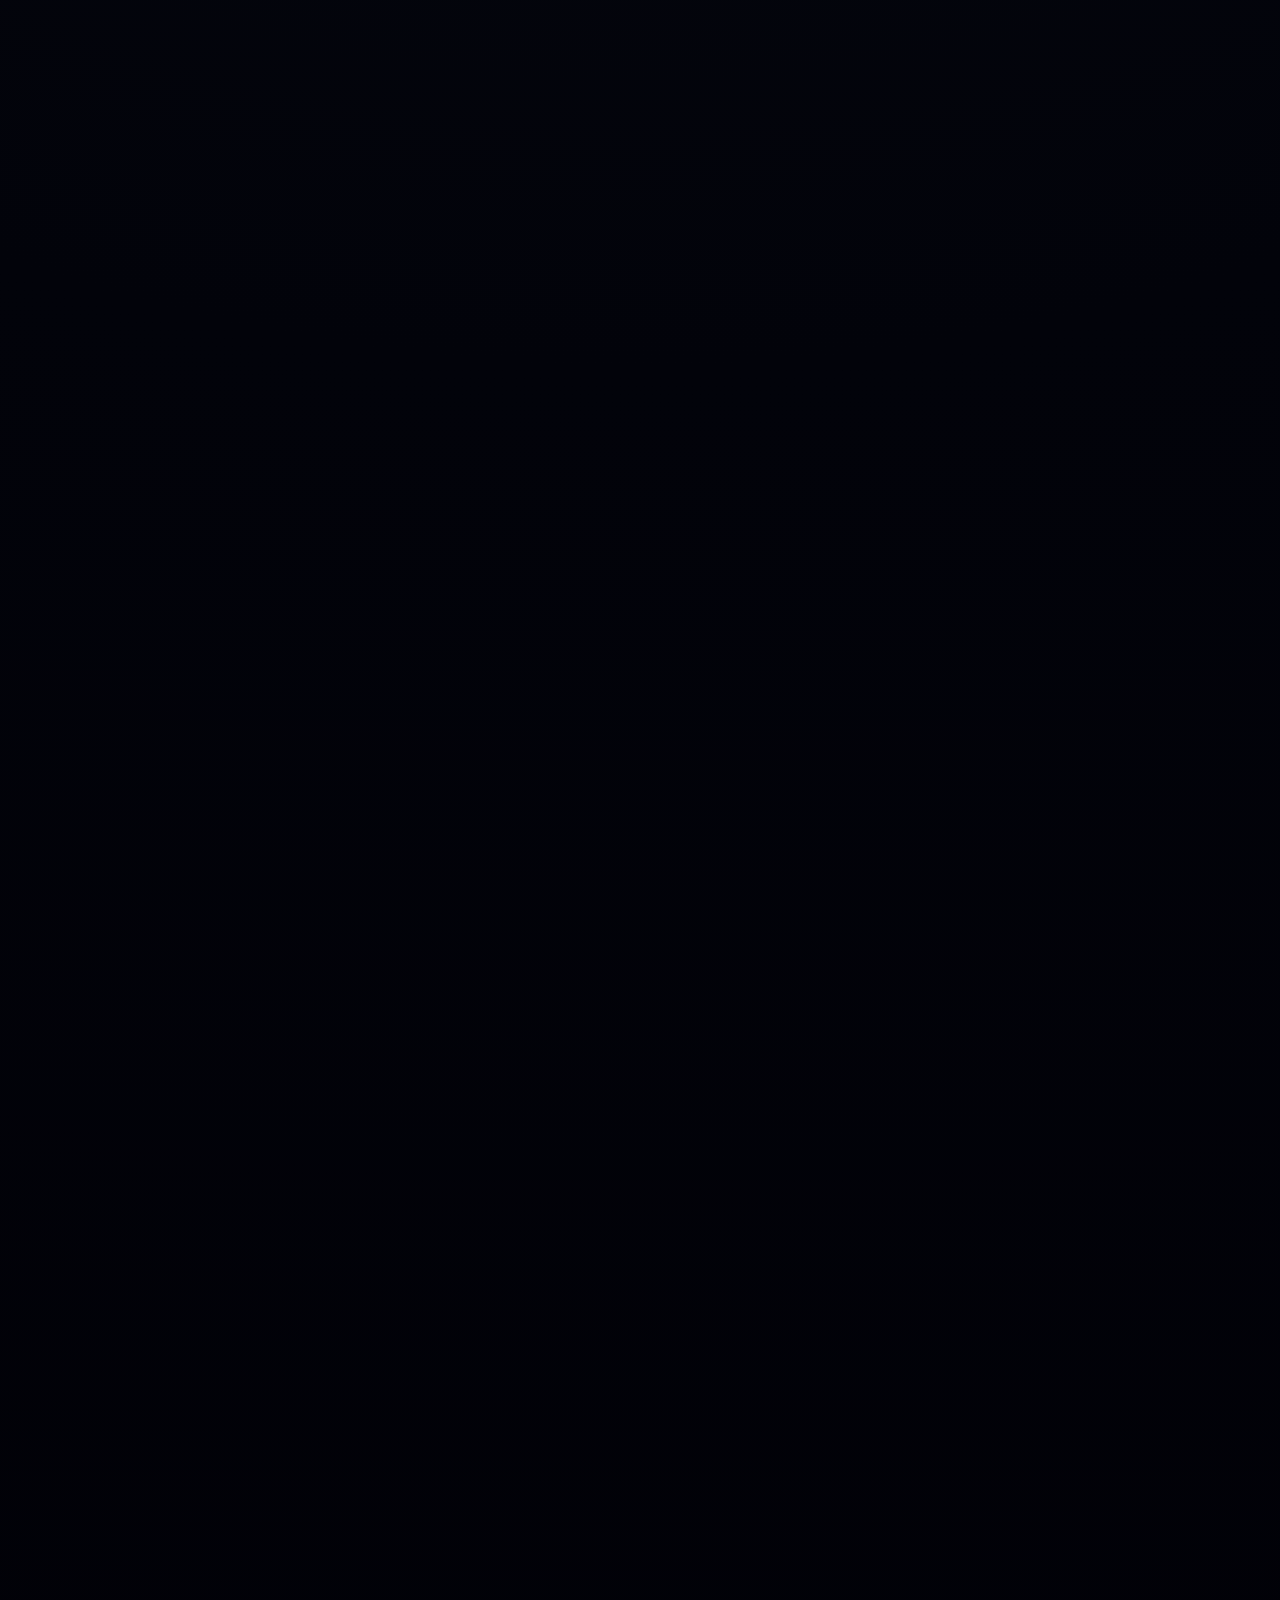
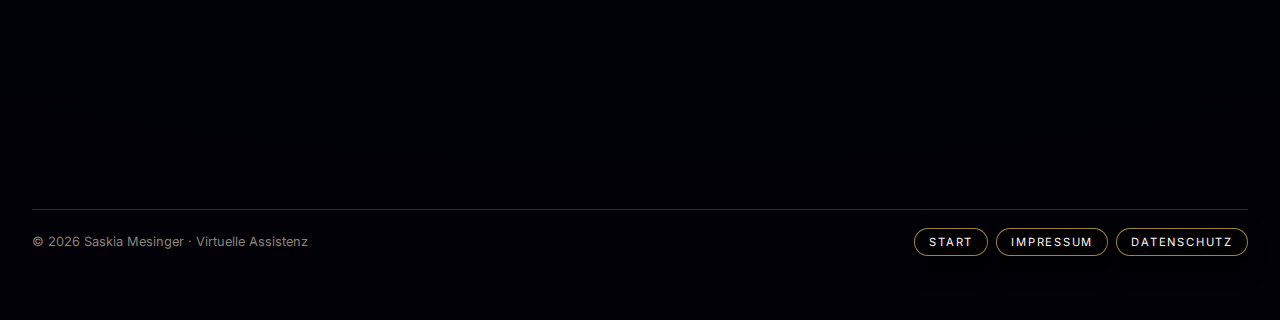
<file: Erfahrung/index.html>
<!doctype html>
<html lang="de">
<head>
  <meta charset="utf-8" />
  <meta name="viewport" content="width=device-width,initial-scale=1" />

  <title>Erfahrung – Virtuelle Assistenz für Projekte, Immobilien & Organisation</title>
  <meta name="description" content="Erfahrung, die bewegt: 17+ Jahre internationale Projekte & kaufmännische Prozesse. Projektmanagement, Immobilien, Backoffice, Buchhaltung, Eventmanagement & Recherche." />
  <meta name="robots" content="index,follow" />

  <link href="https://fonts.googleapis.com/css2?family=Cormorant+Garamond:wght@500;600&family=Inter:wght@300;400;500;600&display=swap" rel="stylesheet">
  <link rel="stylesheet" href="style.css" />
</head>

<body>
  <!-- Scroll progress -->
  <div class="scrollbar" aria-hidden="true">
    <div class="scrollbar__fill" id="scrollFill"></div>
  </div>

  <main class="page" id="top">

    <!-- HERO / TITLE -->
    <section class="hero" aria-label="Seitenkopf">
      <div class="hero__title">
        <h1 class="title title--xl">ERFAHRUNG</h1>
        <div class="wave wave--hero" aria-hidden="true"></div>
      </div>

      <div class="hero__actions">
        <a class="btn btn--ghost" href="../index.html#top">← Zur Startseite</a>
      </div>
    </section>

    <!-- QUICK NAV -->
    <section class="section" id="nav" aria-label="Inhaltsnavigation">
      <header class="section__head reveal">
        <p class="kicker">Navigation</p>
        <h2 class="title">Wohin möchten Sie?</h2>
      </header>

      <nav class="navgrid reveal" aria-label="Abschnittsnavigation">
        <a class="navgrid__btn" href="#intro">Überblick</a>
        <a class="navgrid__btn" href="#erfahrungen">Meine Erfahrungen</a>
        <a class="navgrid__btn" href="#tools">Tools & Systeme</a>
        <a class="navgrid__btn" href="#sprachen">Sprachkenntnisse</a>
        <a class="navgrid__btn" href="#qualifikationen">Qualifikationen</a>
      </nav>
    </section>

    <!-- CONTENT -->
    <section class="stack">

      <!-- INTRO -->
      <section class="block reveal" id="intro">
        <header class="block__head">
          <h2 class="title">Erfahrung, die bewegt – Ihre Virtuelle Assistentin für Projekte, Immobilien &amp; Organisation</h2>
          <div class="wave" aria-hidden="true"></div>
        </header>

        <div class="card">
          <div class="prose">
            <p>
              Willkommen! Mein Name ist Saskia Mesinger und ich bin Ihre virtuelle Assistenz für professionelle Unterstützung
              in den Bereichen Projektmanagement, Immobilienverwaltung, Backoffice, Eventorganisation, Buchhaltung und Recherche.
            </p>

            <p>
              Mein Ziel ist es mit meinen Dienstleistungen Ihnen den Rücken freizuhalten und Ihre Projekte sowie Prozesse aller Art
              zu optimieren, damit Sie sich auf das Wesentliche konzentrieren können.
            </p>

            <p>
              Mit über 17 Jahren Erfahrung in internationalen Projekten und kaufmännischen Prozessen biete ich Ihnen strukturierte
              Organisation, effiziente Abläufe und zuverlässige Unterstützung – remote und flexibel.
            </p>
          </div>
        </div>
      </section>

      <!-- ERFAHRUNGEN GRID -->
      <section class="block reveal" id="erfahrungen">
        <header class="block__head">
          <h2 class="title">Meine Erfahrungen</h2>
          <div class="wave" aria-hidden="true"></div>
        </header>

        <div class="grid">
          <article class="card card--mini">
            <h3 class="title title--sm">12 Jahre internationales Projektmanagement &amp; Organisation</h3>
            <div class="prose">
              <p>
                Langjährige Erfahrung in der kaufmännischen Leitung komplexer internationaler Projekte, mit Volumen von mehreren
                hundert Millionen Euro. Kompetenzen in Controlling, Termin- und Ressourcenplanung sowie Risikomanagement.
              </p>
            </div>
          </article>

          <article class="card card--mini">
            <h3 class="title title--sm">8 Jahre Immobilienmanagement</h3>
            <div class="prose">
              <p>
                Erstellung von Exposés, Inseraten, Auswahl geeigneter Mieter, Mietvertragsgestaltung, Kommunikation mit Mietern
                und Handwerkern sowie Nebenkostenabrechnung.
              </p>
            </div>
          </article>

          <article class="card card--mini">
            <h3 class="title title--sm">20 Jahre Backoffice &amp; Buchhaltung</h3>
            <div class="prose">
              <p>
                Ausbildung zur Kauffrau im Groß- und Außenhandel mit umfassendem Einblick in alle relevanten Abteilungen:
                Buchhaltung, Lager, Import, Einkauf, Produktmanagement, Export, Vertrieb und Marketing.
              </p>
            </div>
          </article>

          <article class="card card--mini">
            <h3 class="title title--sm">15 Jahre Eventmanagement</h3>
            <div class="prose">
              <p>
                Organisation und Durchführung von Messen, Firmenfeiern, privaten Kundenveranstaltungen, Reitturnieren, Sportevents
                und Masterclasses, inklusive Terminplanung, Budgetüberwachung und Abstimmung mit Dienstleistern.
              </p>
            </div>
          </article>

          <article class="card card--mini">
            <h3 class="title title--sm">20 Jahre Buchhaltung &amp; kaufmännische Unterstützung</h3>
            <div class="prose">
              <p>
                Rechnungsprüfung, vorbereitende Buchhaltung und Kostenübersicht.
              </p>
            </div>
          </article>

          <article class="card card--mini">
            <h3 class="title title--sm">Recherche</h3>
            <div class="prose">
              <p>
                Präzise und effiziente Informationsbeschaffung für Projekte, Marktanalysen, Wettbewerbsvergleiche und individuelle
                Kundenanforderungen.
              </p>
            </div>
          </article>
        </div>
      </section>

      <!-- TOOLS -->
      <section class="block reveal" id="tools">
        <header class="block__head">
          <h2 class="title">Tools &amp; Systeme</h2>
          <div class="wave" aria-hidden="true"></div>
        </header>

        <div class="card">
          <div class="prose">
            <p>Umfassende Erfahrung mit modernen Programmen und Plattformen:</p>
          </div>

          <ul class="chips" aria-label="Tools-Liste">
            <li class="chip">MS Office (Word, Excel, PowerPoint)</li>
            <li class="chip">MS Project</li>
            <li class="chip">SAP</li>
            <li class="chip">Meistertask</li>
            <li class="chip">Asana</li>
            <li class="chip">Zoom</li>
            <li class="chip">Microsoft Teams</li>
            <li class="chip">Lexoffice</li>
            <li class="chip">Sevdesk</li>
            <li class="chip">Dropbox</li>
            <li class="chip">Google Drive</li>
            <li class="chip">Copilot</li>
            <li class="chip">ChatGPT</li>
            <li class="chip">Power BI</li>
          </ul>

          <div class="prose" style="margin-top:14px;">
            <p>
              Neue Tools sind für mich kein Hindernis – ich arbeite mich schnell und effizient in neue Systeme ein.
            </p>
          </div>
        </div>
      </section>

      <!-- SPRACHEN -->
      <section class="block reveal" id="sprachen">
        <header class="block__head">
          <h2 class="title">Sprachkenntnisse</h2>
          <div class="wave" aria-hidden="true"></div>
        </header>

        <div class="card">
          <ul class="list list--plain">
            <li>Deutsch – Muttersprache</li>
            <li>Englisch – fließend in Wort und Schrift</li>
          </ul>
        </div>
      </section>

      <!-- QUALIFIKATIONEN -->
      <section class="block reveal" id="qualifikationen">
        <header class="block__head">
          <h2 class="title">Qualifikationen</h2>
          <div class="wave" aria-hidden="true"></div>
        </header>

        <div class="card">
          <ul class="list list--plain">
            <li>Zertifizierte IHK-Projektmanagerin</li>
          </ul>
        </div>
      </section>

    </section>

    <!-- FOOTER -->
    <footer class="footer">
      <div>
        <span>© <span id="year"></span> Saskia Mesinger · Virtuelle Assistenz</span>
      </div>
      <div class="footer__links">
        <a class="btn btn--mini" href="../index.html#top">Start</a>
        <a class="btn btn--mini" href="../index.html#impressum">Impressum</a>
        <a class="btn btn--mini" href="../index.html#datenschutz">Datenschutz</a>
      </div>
    </footer>

  </main>

  <script src="script.js"></script>
  <script src="../responsive.js" defer></script>
</body>
</html>
</file>
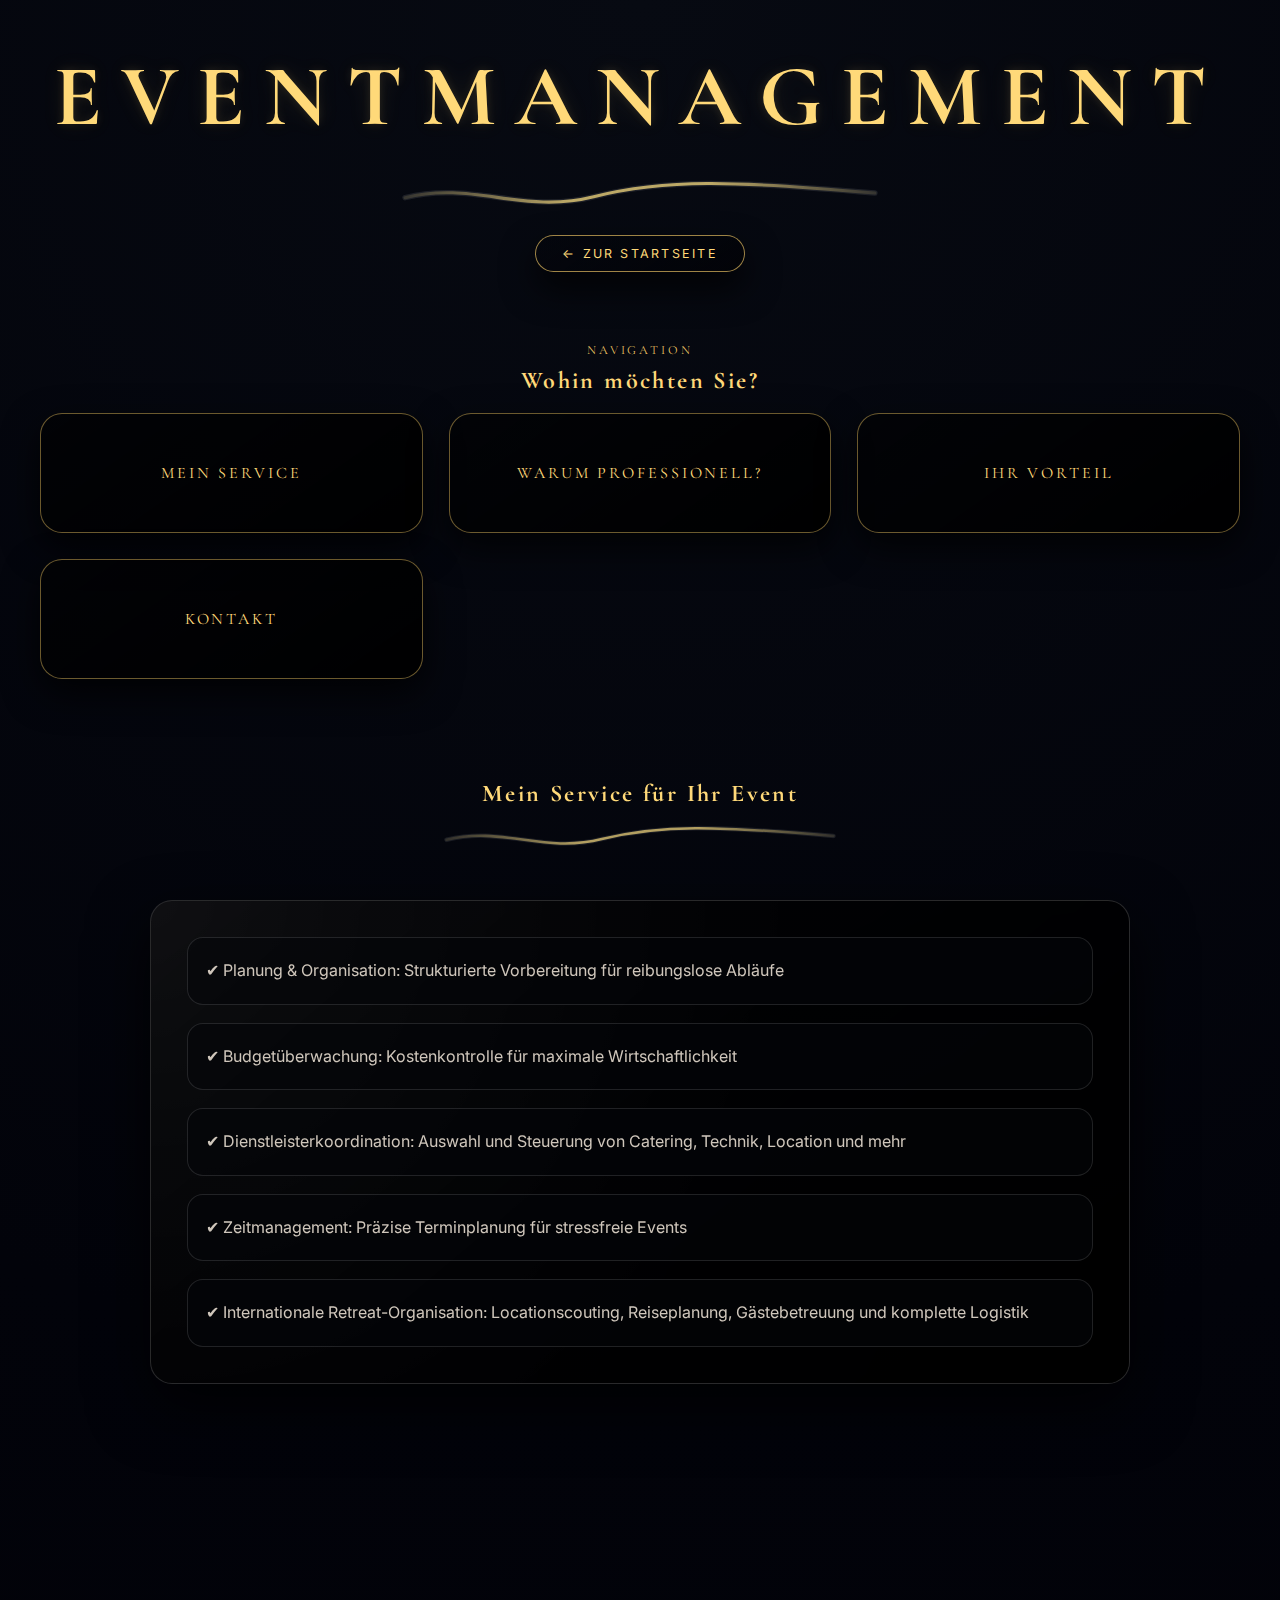
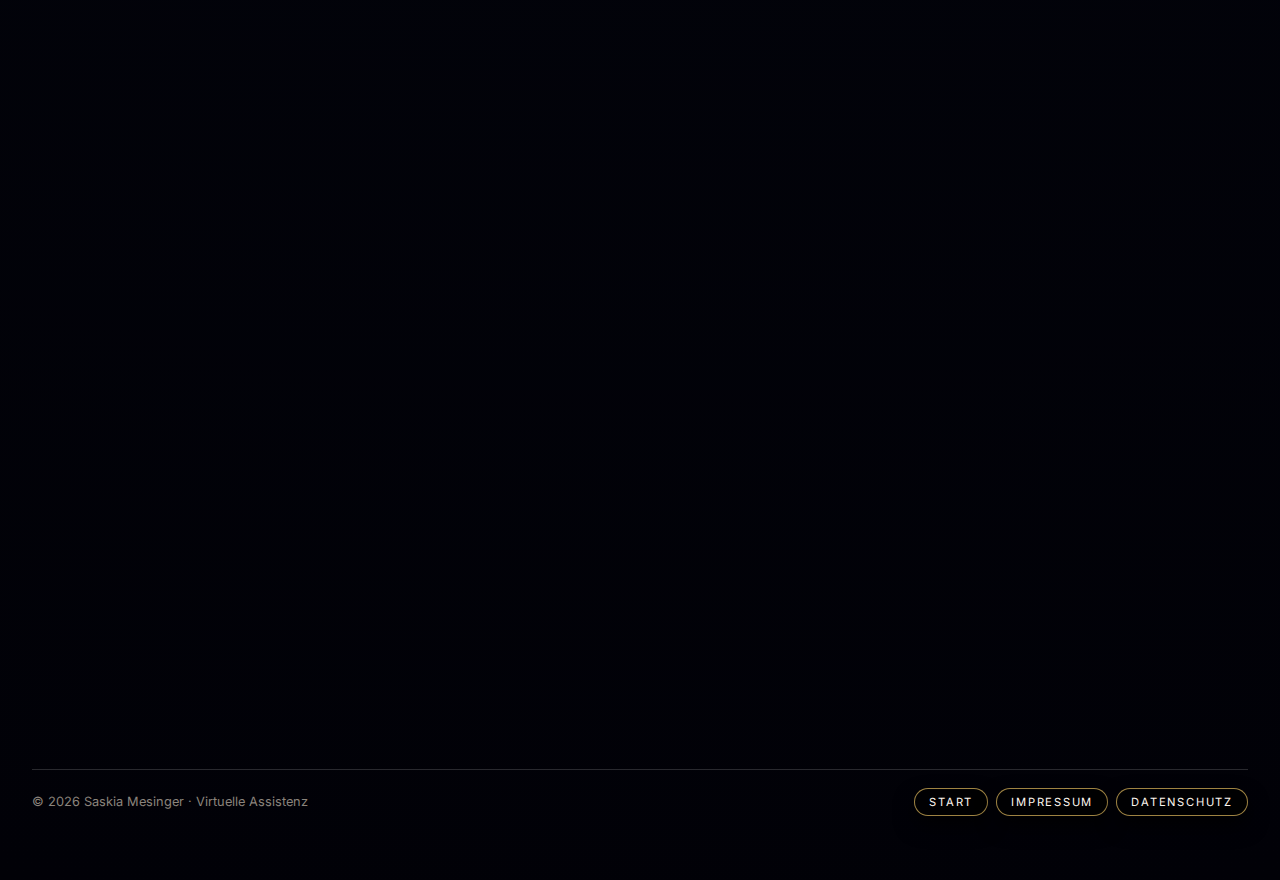
<file: EventManagment/index.html>
<!doctype html>
<html lang="de">
<head>
  <meta charset="utf-8" />
  <meta name="viewport" content="width=device-width,initial-scale=1" />

  <title>Eventmanagement & Retreat-Organisation – Messen, Firmenfeiern, Sportevents</title>
  <meta name="description" content="Professionelle Eventorganisation: Messen, Firmenfeiern, Sportevents, Masterclasses und Retreats. Strukturierte Planung und Umsetzung." />
  <meta name="robots" content="index,follow" />

  <link href="https://fonts.googleapis.com/css2?family=Cormorant+Garamond:wght@500;600&family=Inter:wght@300;400;500;600&display=swap" rel="stylesheet">
  <link rel="stylesheet" href="style.css" />
</head>

<body>
  <!-- Scroll progress -->
  <div class="scrollbar" aria-hidden="true"><div class="scrollbar__fill" id="scrollFill"></div></div>

  <main class="page" id="top">

    <!-- HERO / TITLE (keine Nav oben) -->
    <section class="hero" aria-label="Seitenkopf">
      <div class="hero__title">
        <h1 class="title title--xl">EVENTMANAGEMENT</h1>
        <div class="wave wave--hero" aria-hidden="true"></div>
      </div>

      <div class="hero__actions">
        <a class="btn btn--ghost" href="../index.html#top">← Zur Startseite</a>
      </div>
    </section>

    <!-- QUICK NAV (erst darunter) -->
    <section class="section" id="nav" aria-label="Inhaltsnavigation">
      <header class="section__head reveal">
        <p class="kicker">Navigation</p>
        <h2 class="title">Wohin möchten Sie?</h2>
      </header>

      <nav class="navgrid reveal" aria-label="Abschnittsnavigation">
        <a class="navgrid__btn" href="#service">Mein Service</a>
        <a class="navgrid__btn" href="#warum">Warum professionell?</a>
        <a class="navgrid__btn" href="#vorteil">Ihr Vorteil</a>
        <a class="navgrid__btn" href="#kontakt">Kontakt</a>
      </nav>
    </section>

    <!-- CONTENT -->
    <section class="stack">

      <!-- SERVICE -->
      <section class="block reveal" id="service">
        <header class="block__head">
          <h2 class="title">Mein Service für Ihr Event</h2>
          <div class="wave" aria-hidden="true"></div>
        </header>

        <div class="card">
          <ul class="list">
            <li>✔ Planung &amp; Organisation: Strukturierte Vorbereitung für reibungslose Abläufe</li>
            <li>✔ Budgetüberwachung: Kostenkontrolle für maximale Wirtschaftlichkeit</li>
            <li>✔ Dienstleisterkoordination: Auswahl und Steuerung von Catering, Technik, Location und mehr</li>
            <li>✔ Zeitmanagement: Präzise Terminplanung für stressfreie Events</li>
            <li>✔ Internationale Retreat-Organisation: Locationscouting, Reiseplanung, Gästebetreuung und komplette Logistik</li>
          </ul>
        </div>
      </section>

      <!-- WARUM -->
      <section class="block reveal" id="warum">
        <header class="block__head">
          <h2 class="title">Warum professionelles Eventmanagement?</h2>
          <div class="wave" aria-hidden="true"></div>
        </header>

        <div class="card">
          <ul class="list list--plain">
            <li>Effizienz: Sie sparen Zeit und Ressourcen</li>
            <li>Transparenz: Klare Kostenübersicht und regelmäßige Updates</li>
            <li>Erfahrung: Organisation von Messen, Firmenfeiern, Sportevents, Masterclasses und Retreats seit über 15 Jahren</li>
            <li>Flexibilität: Individuelle Konzepte für jedes Budget und jede Zielgruppe</li>
          </ul>
        </div>
      </section>

      <!-- VORTEIL -->
      <section class="block reveal" id="vorteil">
        <header class="block__head">
          <h2 class="title">Ihr Vorteil</h2>
          <div class="wave" aria-hidden="true"></div>
        </header>

        <div class="card">
          <p class="text">
            Mit meiner Unterstützung wird Ihr Event professionell geplan… – ob Business-Event,
            Sportveranstaltung oder Retreat im Ausland.<br>
            Ich kümmere mich um alle Details, damit Sie sich vollständig auf Ihre Gäste und Inhalte
            konzentrieren können.
          </p>
        </div>
      </section>

     
    </section>

    <!-- FOOTER -->
    <footer class="footer">
      <div>
        <span>© <span id="year"></span> Saskia Mesinger · Virtuelle Assistenz</span>
      </div>
      <div class="footer__links">
        <a class="btn btn--mini" href="../index.html#kontakt">Start</a>
        <a class="btn btn--mini" href="../index.html#impressum">Impressum</a>
        <a class="btn btn--mini" href="../index.html#datenschutz">Datenschutz</a>
      </div>
    </footer>

  </main>

  <script>
    // Scrollbar
    const fill = document.getElementById('scrollFill');
    const year = document.getElementById('year');
    if (year) year.textContent = new Date().getFullYear();

    const onScroll = () => {
      const h = document.documentElement;
      const max = (h.scrollHeight - h.clientHeight) || 1;
      const p = (h.scrollTop / max) * 100;
      if (fill) fill.style.width = p + '%';
    };
    window.addEventListener('scroll', onScroll, { passive:true });
    onScroll();

    // Reveal
    const io = new IntersectionObserver((entries)=>{
      entries.forEach(e => e.target.classList.toggle('in', e.isIntersecting));
    }, { threshold: 0.14 });
    document.querySelectorAll('.reveal').forEach(el => io.observe(el));
  </script>
  <script src="script.js"></script>
  <script src="../responsive.js" defer></script>

</body>
</html>
</file>
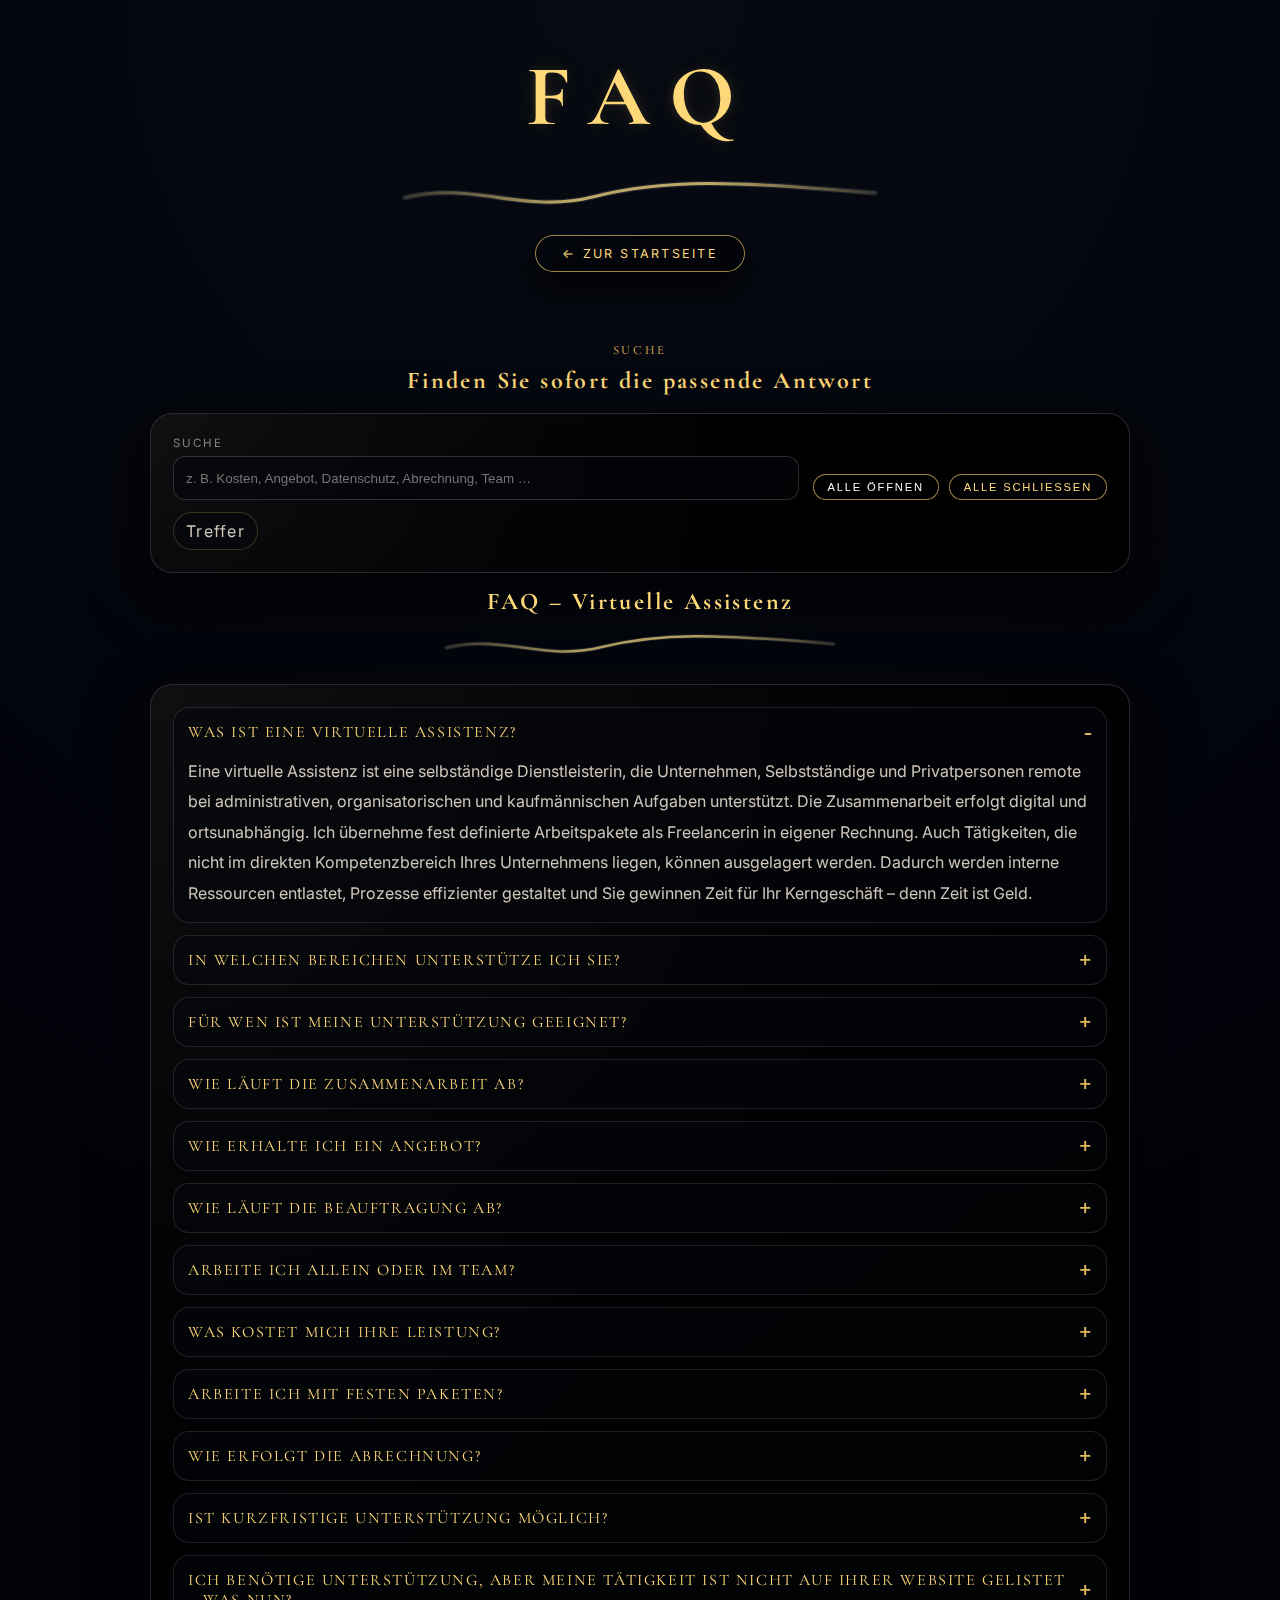
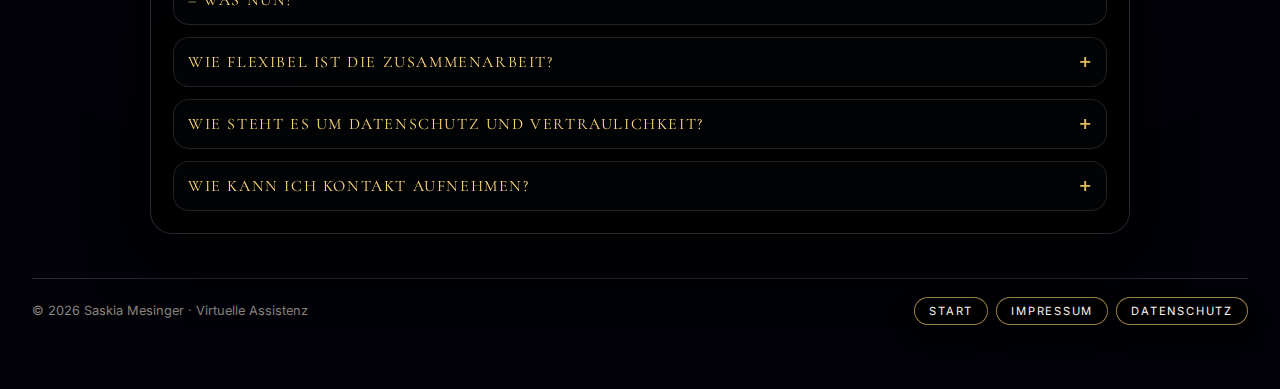
<file: faq/index.html>
<!doctype html>
<html lang="de">
<head>
  <meta charset="utf-8" />
  <meta name="viewport" content="width=device-width,initial-scale=1" />

  <title>FAQ – Virtuelle Assistenz</title>
  <meta name="description" content="FAQ zur Virtuellen Assistenz: Leistungen, Ablauf, Angebot, Abrechnung, Kosten, Flexibilität, Datenschutz und Kontakt." />
  <meta name="robots" content="index,follow" />

  <link href="https://fonts.googleapis.com/css2?family=Cormorant+Garamond:wght@500;600&family=Inter:wght@300;400;500;600&display=swap" rel="stylesheet">
  <link rel="stylesheet" href="style.css" />
</head>

<body>
  <!-- Scroll progress -->
  <div class="scrollbar" aria-hidden="true">
    <div class="scrollbar__fill" id="scrollFill"></div>
  </div>

  <main class="page" id="top">

    <!-- HERO / TITLE -->
    <section class="hero" aria-label="Seitenkopf">
      <div class="hero__title">
        <h1 class="title title--xl">FAQ</h1>
        <div class="wave wave--hero" aria-hidden="true"></div>
      </div>

      <div class="hero__actions">
        <a class="btn btn--ghost" href="../index.html#top">← Zur Startseite</a>
      </div>
    </section>

   
   <!-- SEARCH (statt Navigation) -->
<section class="section" id="suche" aria-label="FAQ Suche">
  <header class="section__head reveal">
    <p class="kicker">Suche</p>
    <h2 class="title">Finden Sie sofort die passende Antwort</h2>
  </header>

  <div class="card reveal">
    <div class="faq-search">
      <div class="faq-search__row">
        <label class="faq-search__field">
          <span class="faq-search__label">Suche</span>
          <input
            id="faqSearch"
            class="faq-search__input"
            type="search"
            placeholder="z. B. Kosten, Angebot, Datenschutz, Abrechnung, Team …"
            autocomplete="off"
          />
        </label>

        <div class="faq-search__actions">
          <button class="btn btn--mini" type="button" id="faqOpenAll">Alle öffnen</button>
          <button class="btn btn--mini btn--ghost" type="button" id="faqCloseAll">Alle schließen</button>
        </div>
      </div>

      <div class="faq-search__meta">
        <div class="pill" id="faqCount">0 Treffer</div>
        <button class="btn btn--mini btn--ghost" type="button" id="faqClear" style="display:none;">Zurücksetzen</button>
      </div>

      <div class="faq-search__empty" id="faqEmpty" style="display:none;">
        Keine Treffer. Bitte versuchen Sie einen anderen Begriff.
      </div>
    </div>
  </div>
</section>


    <!-- CONTENT -->
    <section class="stack">

      <!-- FAQ ACCORDION -->
      <section class="block reveal" id="faq">
        <header class="block__head">
          <h2 class="title">FAQ – Virtuelle Assistenz</h2>
          <div class="wave" aria-hidden="true"></div>
        </header>

        <div class="card">
          <div class="faq">

            <details class="faq__item" id="wasist" open>
              <summary class="faq__q">Was ist eine virtuelle Assistenz?</summary>
              <div class="faq__a prose">
                <p>
                  Eine virtuelle Assistenz ist eine selbständige Dienstleisterin, die Unternehmen, Selbstständige und Privatpersonen remote bei administrativen, organisatorischen und kaufmännischen Aufgaben unterstützt. Die Zusammenarbeit erfolgt digital und ortsunabhängig. Ich übernehme fest definierte Arbeitspakete als Freelancerin in eigener Rechnung. Auch Tätigkeiten, die nicht im direkten Kompetenzbereich Ihres Unternehmens liegen, können ausgelagert werden. Dadurch werden interne Ressourcen entlastet, Prozesse effizienter gestaltet und Sie gewinnen Zeit für Ihr Kerngeschäft – denn Zeit ist Geld.
                </p>
              </div>
            </details>

            <details class="faq__item" id="bereiche">
              <summary class="faq__q">In welchen Bereichen unterstütze ich Sie?</summary>
              <div class="faq__a prose">
                <p>Ich unterstütze Sie unter anderem in den folgenden Bereichen:</p>
                <ul class="list">
                  <li>Projektmanagement</li>
                  <li>Eventmanagement</li>
                  <li>Backoffice &amp; Büroorganisation</li>
                  <li>Vorbereitende Buchhaltung</li>
                  <li>Recruiting &amp; Personalorganisation</li>
                </ul>
                <div class="prose" style="margin-top:14px;">
                  <p>
                    Die einzelnen Leistungsbereiche können flexibel kombiniert und individuell auf Ihren Bedarf abgestimmt werden.
                  </p>
                </div>
              </div>
            </details>

            <details class="faq__item" id="fuerwen">
              <summary class="faq__q">Für wen ist meine Unterstützung geeignet?</summary>
              <div class="faq__a prose">
                <p>
                  Meine Leistungen richten sich an Selbstständige, Freiberufler, kleine und mittelständische Unternehmen sowie Start-ups. Darüber hinaus unterstütze ich auch Privatpersonen, zum Beispiel bei Vermietungen oder anderen administrativen und organisatorischen Aufgaben. Grundsätzlich ist meine Unterstützung überall dort sinnvoll, wo Entlastung, Struktur und professionelle Unterstützung gefragt sind.
                </p>
              </div>
            </details>

            <details class="faq__item" id="ablauf">
              <summary class="faq__q">Wie läuft die Zusammenarbeit ab?</summary>
              <div class="faq__a prose">
                <p>
                  Die Zusammenarbeit erfolgt strukturiert, transparent und partnerschaftlich. Gerne vereinbaren wir regelmäßige Abstimmungstermine – wöchentlich, zweiwöchentlich oder monatlich, je nach Projektumfang und Bedarf. Ich bin per WhatsApp, E-Mail und Telefon erreichbar und stehe auch für kurzfristige Anliegen oder einen schnellen Austausch zur Verfügung. Meine Kundinnen und Kunden werden zuverlässig begleitet und erhalten jederzeit Rückmeldung.
                </p>
              </div>
            </details>

            <details class="faq__item" id="angebot">
              <summary class="faq__q">Wie erhalte ich ein Angebot?</summary>
              <div class="faq__a prose">
                <p>
                  Nach Ihrer persönlichen Kontaktaufnahme führen wir ein ausführliches Gespräch, um Ihren Bedarf, den gewünschten Arbeitsumfang und die Unterstützungsmöglichkeiten zu klären. Auf dieser Basis evaluiere ich den Aufwand und erstelle ein individuelles, transparentes Angebot.
                </p>
              </div>
            </details>

            <details class="faq__item" id="beauftragung">
              <summary class="faq__q">Wie läuft die Beauftragung ab?</summary>
              <div class="faq__a prose">
                <p>
                  Nach Annahme des Angebots schließen wir einen gemeinsamen Vertrag, in dem Leistungen, Rahmenbedingungen und Abrechnungsmodalitäten klar festgelegt werden. Dies dient der rechtlichen Absicherung beider Seiten und stellt eine professionelle und transparente Grundlage für die Zusammenarbeit dar.
                </p>
              </div>
            </details>

            <details class="faq__item" id="team">
              <summary class="faq__q">Arbeite ich allein oder im Team?</summary>
              <div class="faq__a prose">
                <p>
                  Ich bin Ihre feste Ansprechpartnerin. Zusätzlich arbeite ich bei Bedarf mit einem qualifizierten Team zusammen. Aufgaben und Arbeitspakete werden gezielt nach Kompetenzen, Erfahrungen und Stärken verteilt. So erweitern wir die fachliche Bandbreite, überbrücken Ausfallzeiten wie Urlaub oder Krankheit und stellen sicher, dass mindestens zwei Personen mit Ihrem Projekt vertraut sind. Bei zeitkritischen Aufgaben können mehrere Teammitglieder parallel arbeiten, um schneller Ergebnisse zu erzielen.
                </p>
              </div>
            </details>

            <details class="faq__item" id="kosten">
              <summary class="faq__q">Was kostet mich Ihre Leistung?</summary>
              <div class="faq__a prose">
                <p>
                  Die Kosten richten sich nach Art der Tätigkeit, dem erforderlichen Fachwissen und der Komplexität der Aufgaben. Ich arbeite mit unterschiedlichen Stundensätzen, die ab 45 Euro pro Stunde beginnen. Der konkrete Stundensatz wird im persönlichen Gespräch transparent festgelegt.
                </p>
              </div>
            </details>

            <details class="faq__item" id="pakete">
              <summary class="faq__q">Arbeite ich mit festen Paketen?</summary>
              <div class="faq__a prose">
                <p>
                  Nein. Feste Pakete halte ich für ungeeignet, da der tatsächliche Aufwand stark variieren kann. Die stundenbasierte Abrechnung stellt sicher, dass Sie nur für den tatsächlich benötigten Aufwand zahlen und unnötige Mehrkosten vermieden werden.
                </p>
              </div>
            </details>

            <details class="faq__item" id="abrechnung">
              <summary class="faq__q">Wie erfolgt die Abrechnung?</summary>
              <div class="faq__a prose">
                <p>
                  Die Abrechnung erfolgt stundenweise. Alle Tätigkeiten werden minutengenau erfasst, sodass ausschließlich die tatsächlich geleistete Zeit abgerechnet wird. Die Rechnungsstellung erfolgt monatlich über die erbrachten Leistungen oder nach Abschluss eines Projektes.
                </p>
              </div>
            </details>

            <details class="faq__item" id="kurzfristig">
              <summary class="faq__q">Ist kurzfristige Unterstützung möglich?</summary>
              <div class="faq__a prose">
                <p>
                  Ja, kurzfristige Unterstützung ist in der Regel jederzeit nach Absprache möglich. Gerne unterstütze ich auch bei einmaligen Tätigkeiten oder als Vertretung bei krankheitsbedingten Ausfällen von Mitarbeitenden.
                </p>
              </div>
            </details>

            <details class="faq__item" id="nichtgelistet">
              <summary class="faq__q">Ich benötige Unterstützung, aber meine Tätigkeit ist nicht auf Ihrer Website gelistet – was nun?</summary>
              <div class="faq__a prose">
                <p>
                  Das ist gar kein Problem. Bitte sprechen Sie mich einfach persönlich darauf an. Viele Tätigkeiten ergeben sich individuell aus dem Arbeitsalltag und lassen sich nicht vollständig abbilden. Ich bin offen für unterschiedliche Aufgabenstellungen und wir finden gemeinsam eine passende Lösung für Ihren Bedarf.
                </p>
              </div>
            </details>

            <details class="faq__item" id="flexibel">
              <summary class="faq__q">Wie flexibel ist die Zusammenarbeit?</summary>
              <div class="faq__a prose">
                <p>
                  Der Umfang und die Dauer der Zusammenarbeit können jederzeit angepasst werden. So bleiben Sie flexibel und können schnell auf veränderte Anforderungen reagieren.
                </p>
              </div>
            </details>

            <details class="faq__item" id="datenschutz">
              <summary class="faq__q">Wie steht es um Datenschutz und Vertraulichkeit?</summary>
              <div class="faq__a prose">
                <p>
                  Ihre Daten werden vertraulich behandelt und ausschließlich im Rahmen der vereinbarten Tätigkeit verwendet. Nach Beendigung des Vertragsverhältnisses werden sämtliche Daten ordnungsgemäß gelöscht oder vernichtet, sofern keine gesetzlichen Aufbewahrungspflichten bestehen.
                </p>
              </div>
            </details>

            <details class="faq__item" id="kontakt">
              <summary class="faq__q">Wie kann ich Kontakt aufnehmen?</summary>
              <div class="faq__a prose">
                <p>
                  Sie können mich jederzeit persönlich per E-Mail, Telefon oder WhatsApp kontaktieren. Gerne besprechen wir Ihr Anliegen unverbindlich.
                </p>
              </div>
            </details>

          </div>
        </div>
      </section>

    </section>

    <!-- FOOTER -->
    <footer class="footer">
      <div>
        <span>© <span id="year"></span> Saskia Mesinger · Virtuelle Assistenz</span>
      </div>
      <div class="footer__links">
        <a class="btn btn--mini" href="../index.html#top">Start</a>
        <a class="btn btn--mini" href="../index.html#impressum">Impressum</a>
        <a class="btn btn--mini" href="../index.html#datenschutz">Datenschutz</a>
      </div>
    </footer>

  </main>

  <script src="script.js"></script>
  <script src="../responsive.js" defer></script>

</body>
</html>
</file>
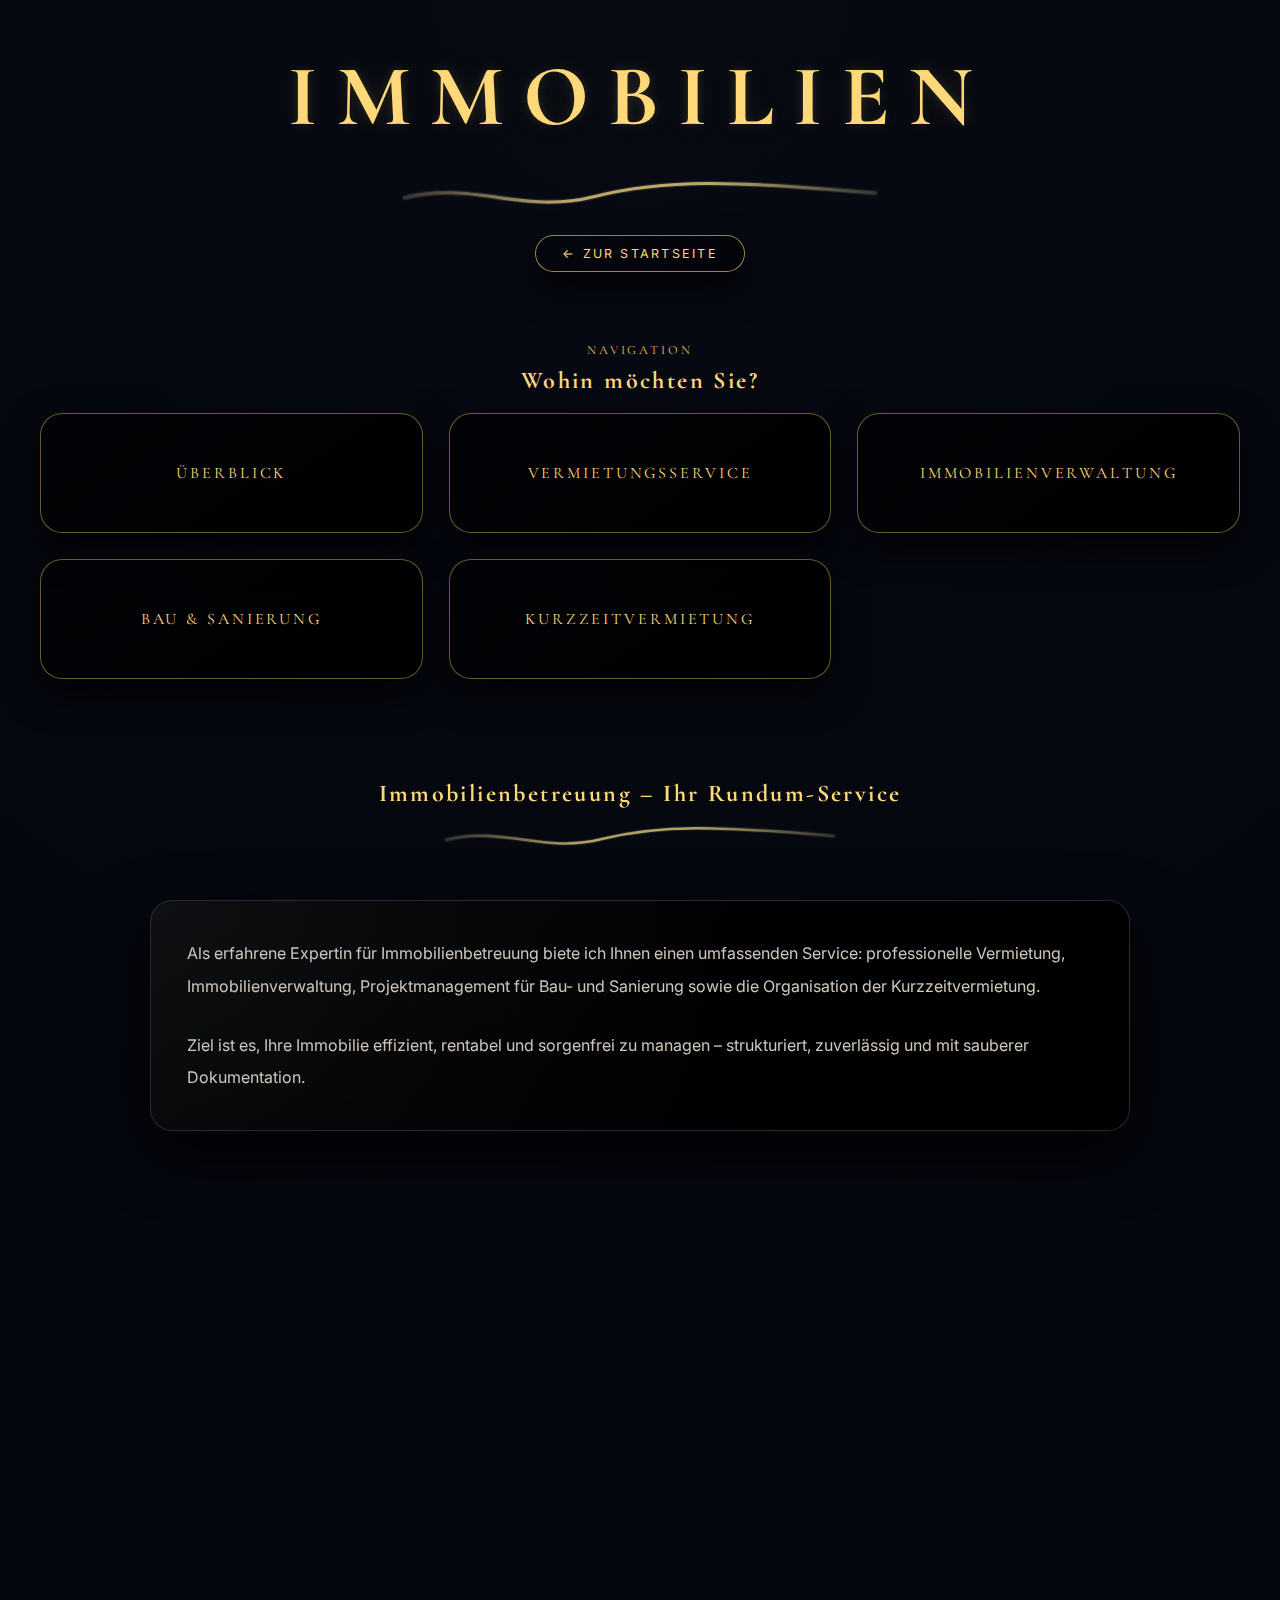
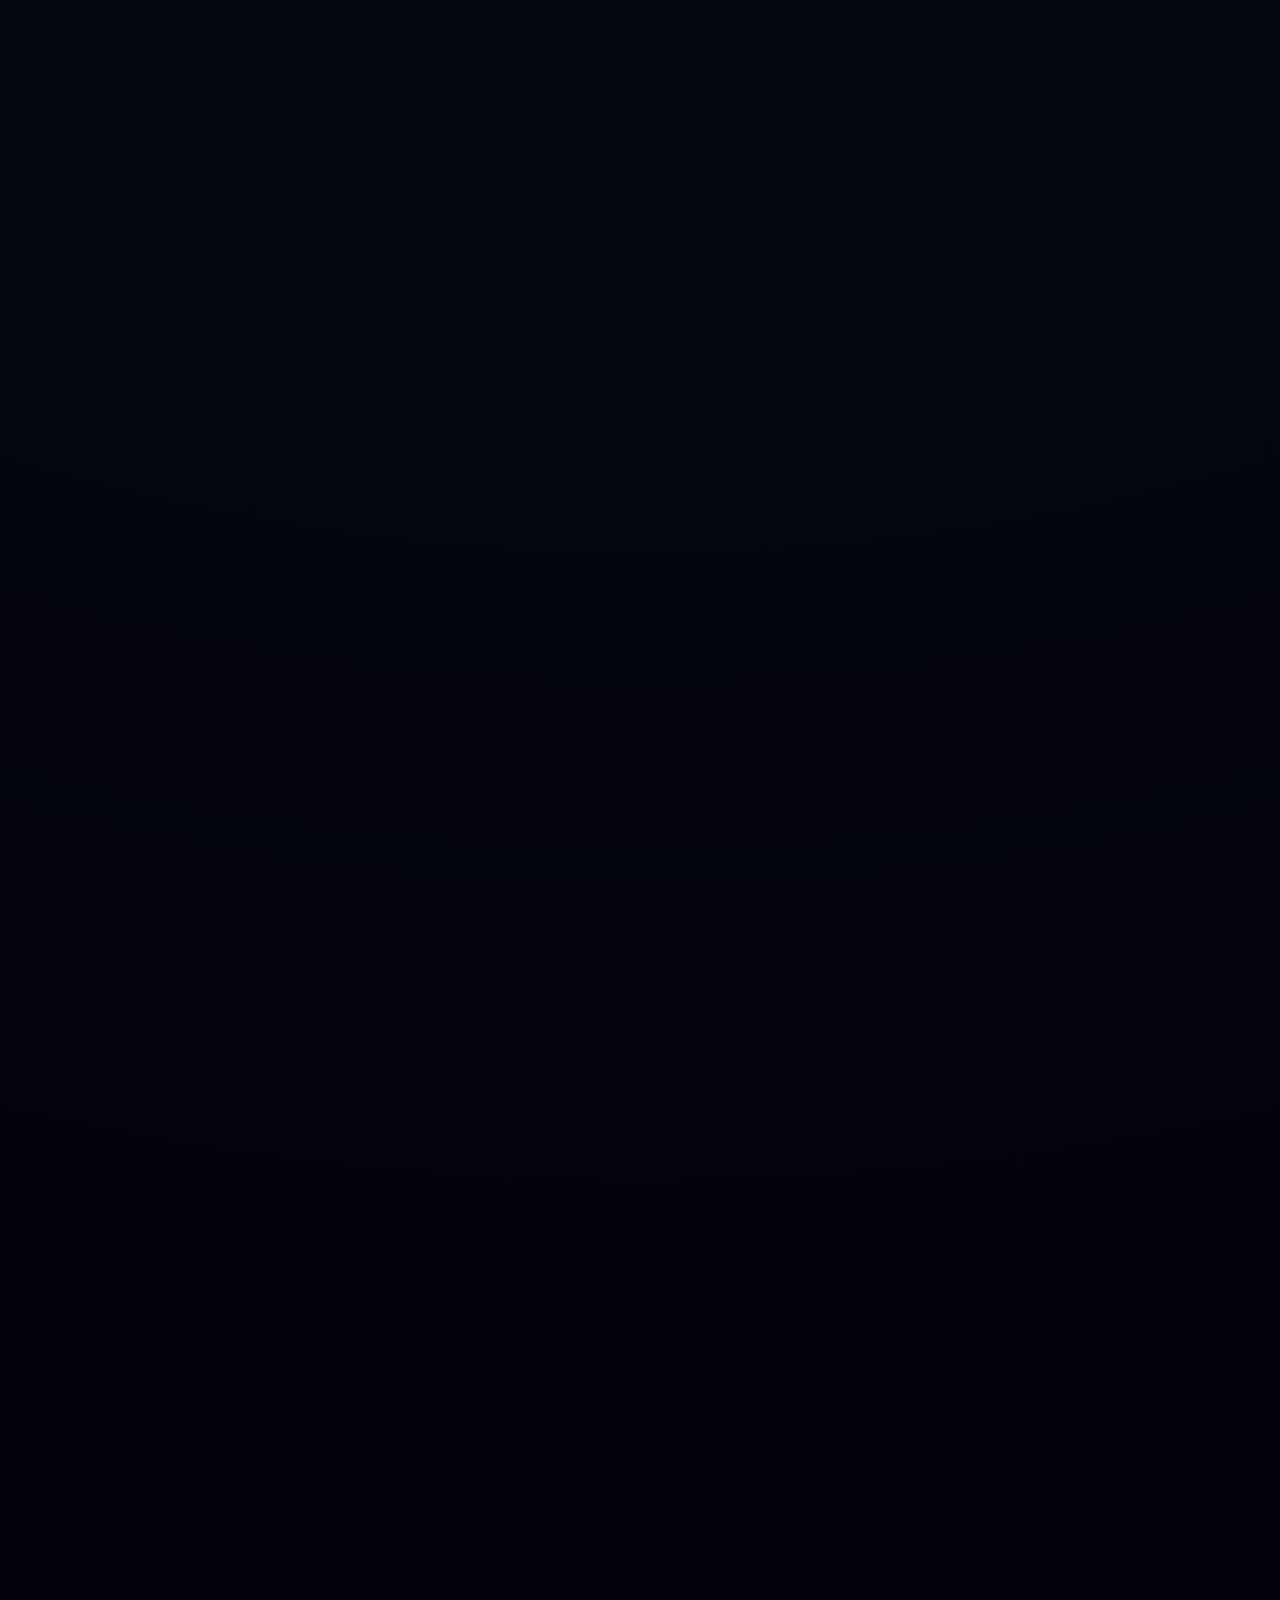
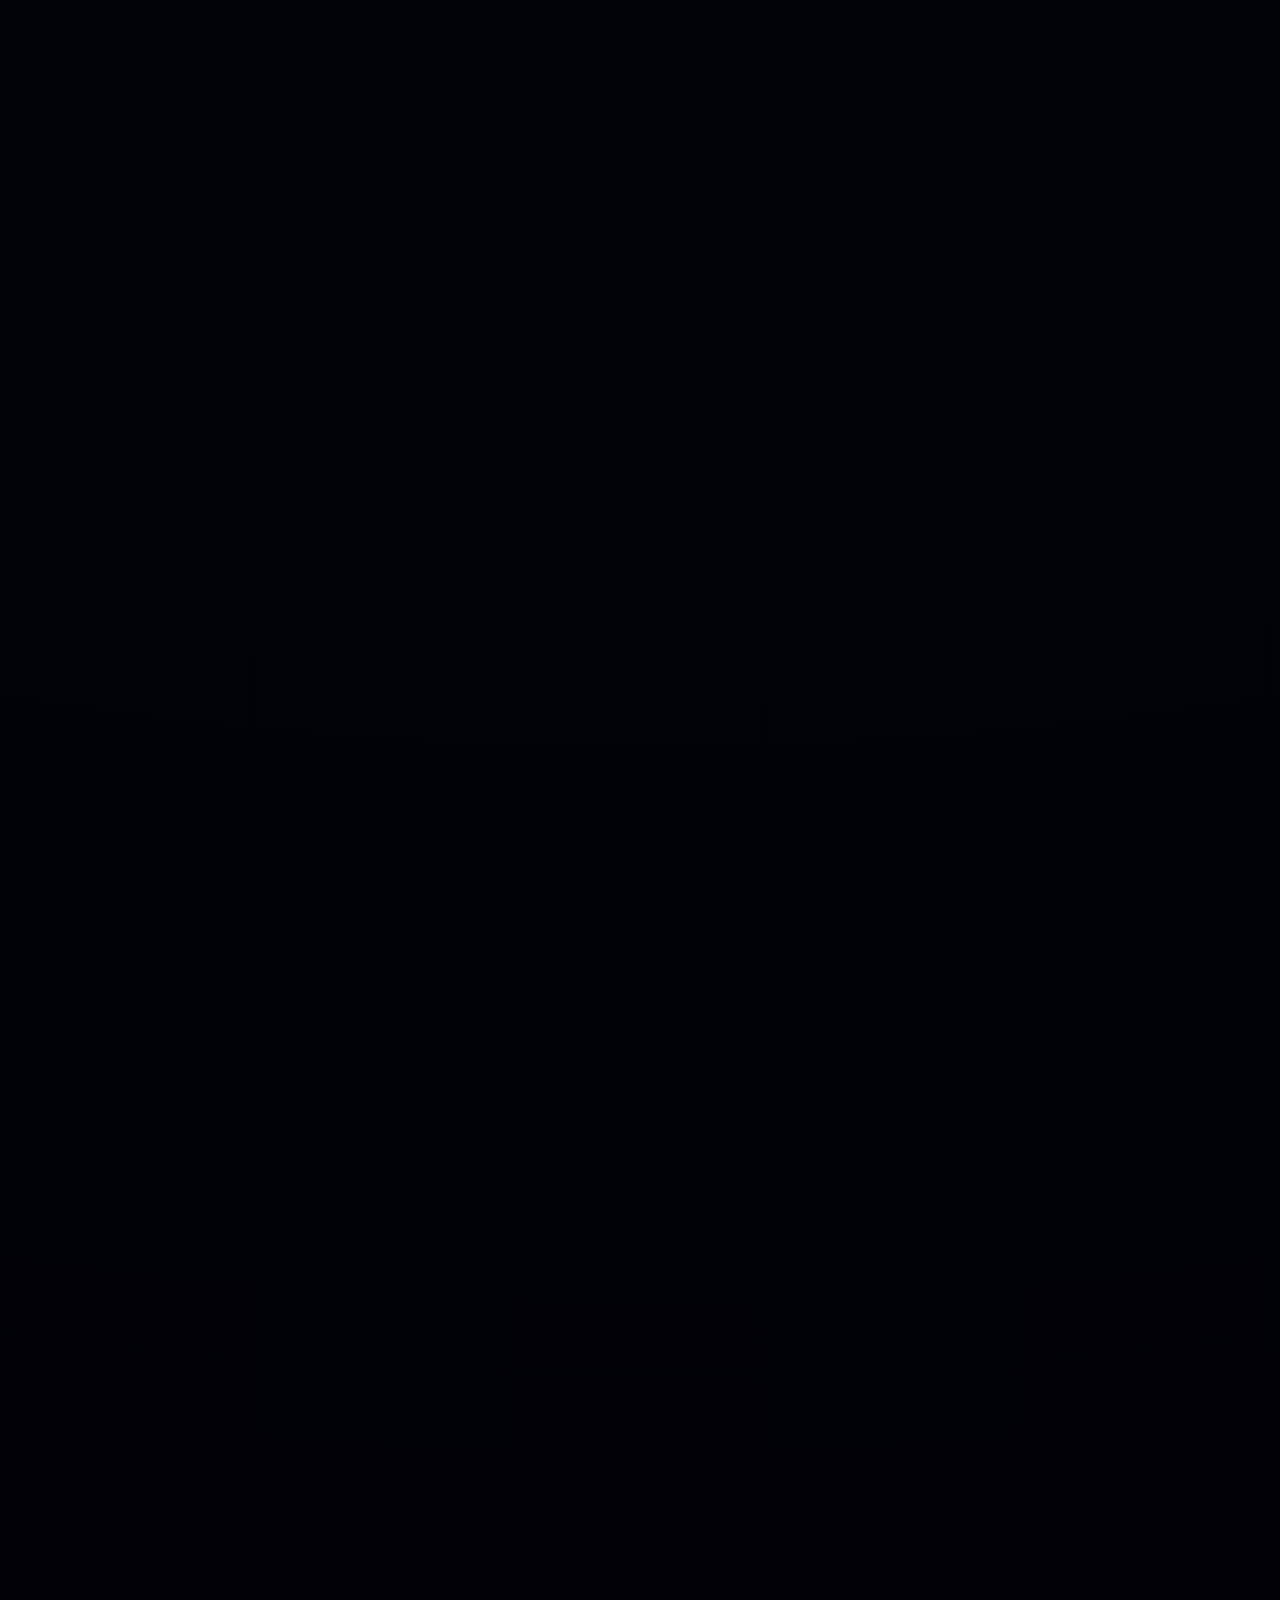
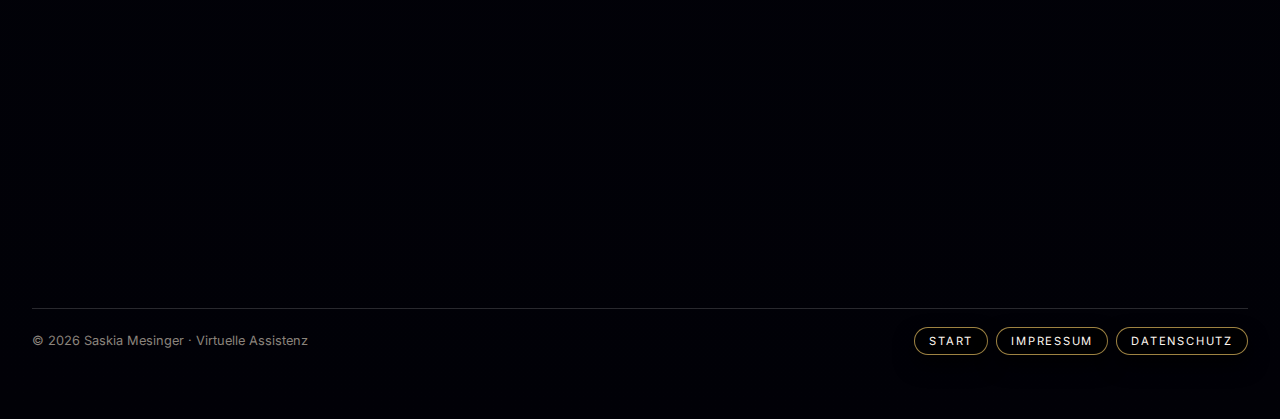
<file: Immobilien/index.html>
<!doctype html>
<html lang="de">
<head>
  <meta charset="utf-8" />
  <meta name="viewport" content="width=device-width,initial-scale=1" />

  <title>Immobilien – Betreuung, Verwaltung, Vermietung & Kurzzeitvermietung</title>
  <meta name="description" content="Immobilienbetreuung: Vermietungsservice, Immobilienverwaltung, Bau- & Sanierungs-Projektmanagement sowie Kurzzeitvermietung – strukturiert, zuverlässig, dokumentiert." />
  <meta name="robots" content="index,follow" />

  <link href="https://fonts.googleapis.com/css2?family=Cormorant+Garamond:wght@500;600&family=Inter:wght@300;400;500;600&display=swap" rel="stylesheet">
  <link rel="stylesheet" href="style.css" />
</head>

<body>
  <!-- Scroll progress -->
  <div class="scrollbar" aria-hidden="true">
    <div class="scrollbar__fill" id="scrollFill"></div>
  </div>

  <main class="page" id="top">

    <!-- HERO / TITLE -->
    <section class="hero" aria-label="Seitenkopf">
      <div class="hero__title">
        <h1 class="title title--xl">IMMOBILIEN</h1>
        <div class="wave wave--hero" aria-hidden="true"></div>
      </div>

      <div class="hero__actions">
        <a class="btn btn--ghost" href="../index.html#top">← Zur Startseite</a>
      </div>
    </section>

    <!-- QUICK NAV -->
    <section class="section" id="nav" aria-label="Inhaltsnavigation">
      <header class="section__head reveal">
        <p class="kicker">Navigation</p>
        <h2 class="title">Wohin möchten Sie?</h2>
      </header>

      <nav class="navgrid reveal" aria-label="Abschnittsnavigation">
        <a class="navgrid__btn" href="#overview">Überblick</a>
        <a class="navgrid__btn" href="#vermietung">Vermietungsservice</a>
        <a class="navgrid__btn" href="#verwaltung">Immobilienverwaltung</a>
        <a class="navgrid__btn" href="#projekt">Bau & Sanierung</a>
        <a class="navgrid__btn" href="#kurzzeit">Kurzzeitvermietung</a>
      </nav>
    </section>

    <!-- CONTENT -->
    <section class="stack">

      <!-- OVERVIEW -->
      <section class="block reveal" id="overview">
        <header class="block__head">
          <h2 class="title">Immobilienbetreuung – Ihr Rundum-Service</h2>
          <div class="wave" aria-hidden="true"></div>
        </header>

        <div class="card">
          <div class="prose">
            <p>
              Als erfahrene Expertin für Immobilienbetreuung biete ich Ihnen einen umfassenden Service: professionelle Vermietung,
              Immobilienverwaltung, Projektmanagement für Bau- und Sanierung sowie die Organisation der Kurzzeitvermietung.
            </p>
            <p>
              Ziel ist es, Ihre Immobilie effizient, rentabel und sorgenfrei zu managen – strukturiert, zuverlässig und mit
              sauberer Dokumentation.
            </p>
          </div>
        </div>
      </section>

      <!-- VERMIETUNG -->
      <section class="block reveal" id="vermietung">
        <header class="block__head">
          <h2 class="title">Vermietungsservice – Mieter finden leicht gemacht</h2>
          <div class="wave" aria-hidden="true"></div>
        </header>

        <div class="card">
          <div class="prose">
            <p>Ich übernehme den kompletten Vermietungsprozess:</p>
          </div>

          <ul class="list">
            <li>Erstellung und Optimierung von Exposés</li>
            <li>Schaltung von Inseraten auf relevanten Plattformen</li>
            <li>Schnelle Beantwortung von Anfragen</li>
            <li>Organisation von Besichtigungen</li>
            <li>Bonitätsprüfung</li>
          </ul>

          <div class="prose" style="margin-top:14px;">
            <p>Zusätzlich kümmere ich mich um:</p>
          </div>

          <ul class="list list--plain">
            <li>Rechtssichere Vertragsgestaltung</li>
            <li>Übergabe der Immobilie</li>
            <li>Überwachung der Kautionszahlungen</li>
          </ul>

          <div class="prose" style="margin-top:14px;">
            <p>
              Meine Erfolgsbilanz: Ich finde zuverlässige, langfristige Mieter.
            </p>
          </div>
        </div>
      </section>

      <!-- VERWALTUNG -->
      <section class="block reveal" id="verwaltung">
        <header class="block__head">
          <h2 class="title">Immobilienverwaltung – Rundum organisiert</h2>
          <div class="wave" aria-hidden="true"></div>
        </header>

        <div class="card">
          <div class="prose">
            <p>Ich übernehme die gesamte Verwaltung Ihrer Immobilie:</p>
          </div>

          <ul class="list">
            <li>Kommunikation mit Mietern</li>
            <li>Bearbeitung von Anliegen</li>
            <li>Überwachung von Mietzahlungen</li>
            <li>Betreuung von Mieterwechsel</li>
            <li>Erstellung von Nebenkostenabrechnungen (seit 2017 erfolgreich)</li>
          </ul>

          <div class="prose" style="margin-top:14px;">
            <p>Darüber hinaus:</p>
          </div>

          <ul class="list list--plain">
            <li>Forderungsmanagement</li>
            <li>Kommunikation mit Anwälten bei Bedarf</li>
            <li>Koordination von Wartungs- und Reparaturarbeiten mit qualifizierten Dienstleistern</li>
            <li>Transparente Dokumentation und regelmäßige Reports</li>
          </ul>
        </div>
      </section>

      <!-- PROJEKT -->
      <section class="block reveal" id="projekt">
        <header class="block__head">
          <h2 class="title">Projektmanagement für Bau- und Sanierung</h2>
          <div class="wave" aria-hidden="true"></div>
        </header>

        <div class="card">
          <div class="prose">
            <p>Ob Neubau, Umbau oder Sanierung – ich steuere Ihr Projekt professionell:</p>
          </div>

          <ul class="list">
            <li>Planung, Termin- und Budgetüberwachung</li>
            <li>Auswahl geeigneter Handwerker (Qualität, Termintreue, Kosten)</li>
            <li>Sofortige Optimierungsmaßnahmen bei kritischem Projektverlauf</li>
            <li>Koordination aller Beteiligten und lückenlose Dokumentation</li>
            <li>Kostenkontrolle und Rechnungsprüfung</li>
          </ul>
        </div>
      </section>

      <!-- KURZZEIT -->
      <section class="block reveal" id="kurzzeit">
        <header class="block__head">
          <h2 class="title">Kurzzeitvermietung – Maximale Auslastung</h2>
          <div class="wave" aria-hidden="true"></div>
        </header>

        <div class="card">
          <div class="prose">
            <p>
              Ich organisiere die Kurzzeitvermietung von Monteurswohnungen und Ferienunterkünften:
            </p>
          </div>

          <div class="grid grid--2">
            <article class="card card--mini card--inner">
              <h3 class="title title--sm">Präsenz &amp; Buchungen</h3>
              <ul class="list">
                <li>Professionelle Präsentation auf Buchungsportalen</li>
                <li>Vollständiges Buchungsmanagement</li>
                <li>Verwaltung von Buchungen, Vermeidung von Doppelbuchungen</li>
              </ul>
            </article>

            <article class="card card--mini card--inner">
              <h3 class="title title--sm">Gäste &amp; Qualität</h3>
              <ul class="list">
                <li>Schnelle und freundliche Gästekommunikation</li>
                <li>Problemlösung bei Anliegen und Sonderwünschen</li>
                <li>Bewertungsmanagement für positive Rezensionen</li>
              </ul>
            </article>

            <article class="card card--mini card--inner card--wide">
              <h3 class="title title--sm">Optimierung &amp; Services</h3>
              <ul class="list list--plain">
                <li>Preisoptimierung und Anpassung von Mindestaufenthalten</li>
                <li>Koordination von Reinigungsdiensten und Hausmeisterservices</li>
              </ul>

              <div class="prose" style="margin-top:14px;">
                <p>
                  Ihr Vorteil: Höhere Auslastung, zufriedene Gäste und maximale Rentabilität.
                </p>
              </div>
            </article>
          </div>
        </div>
      </section>

    </section>

    <!-- FOOTER -->
    <footer class="footer">
      <div>
        <span>© <span id="year"></span> Saskia Mesinger · Virtuelle Assistenz</span>
      </div>
      <div class="footer__links">
        <a class="btn btn--mini" href="../index.html#top">Start</a>
        <a class="btn btn--mini" href="../index.html#impressum">Impressum</a>
        <a class="btn btn--mini" href="../index.html#datenschutz">Datenschutz</a>
      </div>
    </footer>

  </main>

  <script src="script.js"></script>
  <script src="../responsive.js" defer></script>

</body>
</html>
</file>
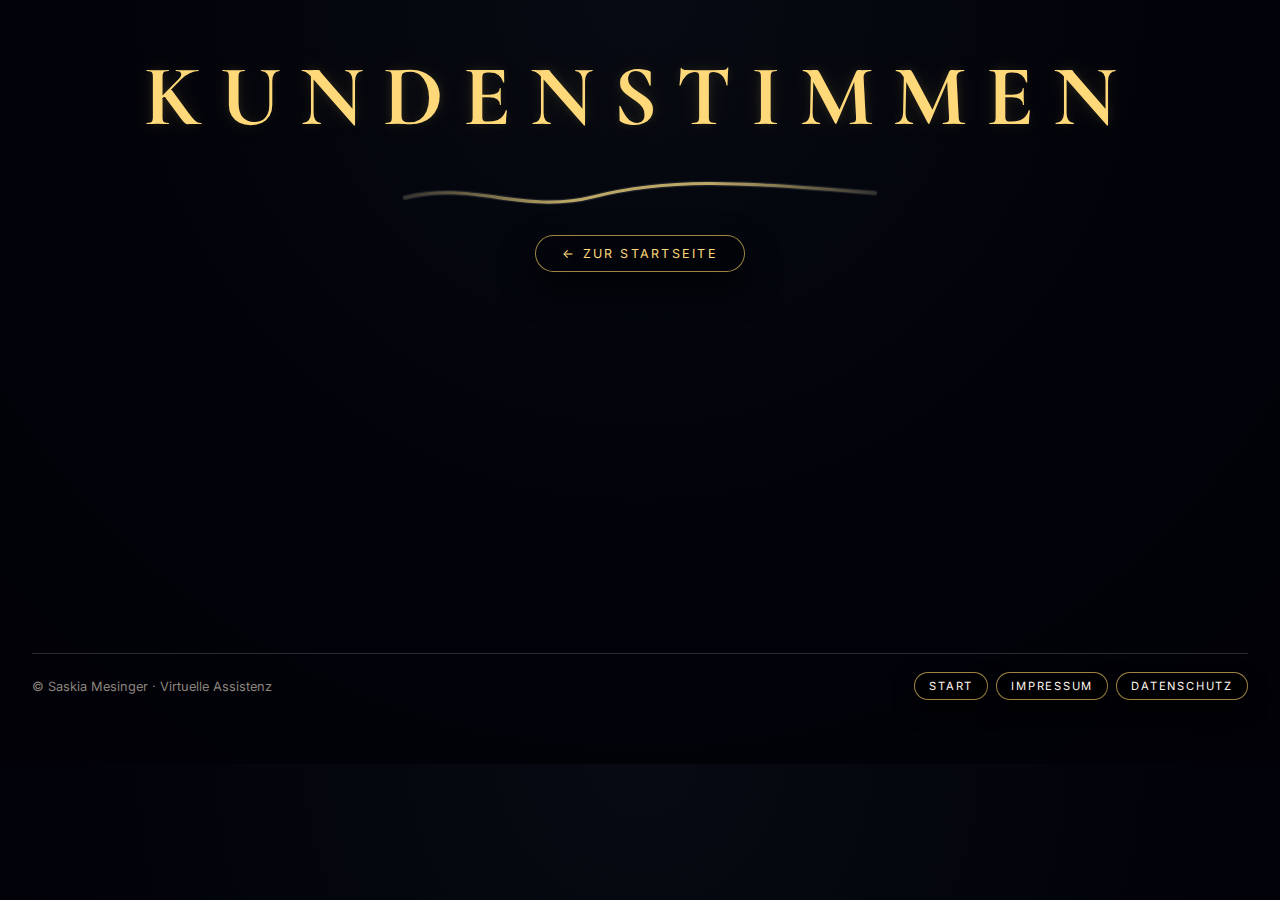
<file: Kundenstimmen/index.html>
<!doctype html>
<html lang="de">
<head>
  <meta charset="utf-8" />
  <meta name="viewport" content="width=device-width,initial-scale=1" />

  <title>Kundenstimmen</title>
  <meta name="description" content="Kundenstimmen und Feedback. Hier werden nach und nach echte Rückmeldungen veröffentlicht." />
  <meta name="robots" content="index,follow" />

  <link rel="preconnect" href="https://fonts.googleapis.com">
  <link rel="preconnect" href="https://fonts.gstatic.com" crossorigin>
  <link href="https://fonts.googleapis.com/css2?family=Cormorant+Garamond:wght@500;600&family=Inter:wght@300;400;500;600&display=swap" rel="stylesheet">

  <link rel="stylesheet" href="style.css" />
</head>

<body>
  <!-- Scroll progress -->
  <div class="scrollbar" aria-hidden="true">
    <div class="scrollbar__fill" id="scrollFill"></div>
  </div>

  <main class="page" id="top">

    <!-- HERO -->
    <section class="hero" aria-label="Seitenkopf">
      <div class="hero__title">
        <h1 class="title title--xl">KUNDENSTIMMEN</h1>
        <div class="wave wave--hero" aria-hidden="true"></div>
      </div>

      <div class="hero__actions">
        <a class="btn btn--ghost" href="../index.html#top">← Zur Startseite</a>
      </div>
    </section>

    <!-- HEADER / FILTERS -->
    <section class="section" id="testimonials" aria-label="Kundenstimmen">
      <header class="section__head reveal">
        <p class="kicker">Echte Rückmeldungen</p>
        <h2 class="title">Was Kund:innen sagen</h2>
      </header>

      <div class="card reveal">
        <div class="toolbar">
          <div class="toolbar__left">
            <div class="field">
              <div class="field__label">Suche</div>
              <input
                class="field__input"
                id="searchInput"
                type="search"
                placeholder="Name, Lexware, Buchhaltung, Zusammenarbeit …"
                autocomplete="off"
              />
            </div>

            <div class="field">
              <div class="field__label">Kategorie</div>
              <select class="field__input" id="categorySelect">
                <option value="">Alle</option>
                <option value="Lexware / Buchhaltung">Lexware / Buchhaltung</option>
                <option value="Zusammenarbeit">Zusammenarbeit</option>
              </select>
            </div>
          </div>

          <div class="pill" id="countPill">0 Einträge</div>
        </div>

        <div class="chips" aria-hidden="true">
          <span class="chip">Kompetent</span>
          <span class="chip">Geduldig</span>
          <span class="chip">Verständlich</span>
          <span class="chip">Schnell</span>
          <span class="chip">Qualität</span>
        </div>
      </div>

      <!-- GRID -->
      <div class="grid grid--3 reveal" id="testimonialsGrid"></div>

      <!-- Empty State (falls keine Stimmen vorhanden sind) -->
      <div class="card empty reveal" id="emptyState" style="display:none;">
        <div class="empty__inner">
          <div class="empty__badge">Noch keine veröffentlichten Kundenstimmen</div>
          <div class="prose">
            <p>Sobald die ersten Rückmeldungen vorliegen, werden sie hier veröffentlicht.</p>
          </div>

          <div class="empty__actions">
            <a class="btn" href="../index.html#kontakt">Kontakt aufnehmen</a>
            <a class="btn btn--ghost" href="../index.html#top">Zur Startseite</a>
          </div>
        </div>
      </div>

    </section>

    <!-- FOOTER -->
    <footer class="footer">
      <div>
        <span>© <span id="year"></span> Saskia Mesinger · Virtuelle Assistenz</span>
      </div>

      <div class="footer__links">
        <a class="btn btn--mini" href="../index.html#top">Start</a>
        <a class="btn btn--mini" href="../index.html#impressum">Impressum</a>
        <a class="btn btn--mini" href="../index.html#datenschutz">Datenschutz</a>
      </div>
    </footer>

  </main>

  <script src="script.js"></script>
  <script src="../responsive.js" defer></script>
</body>
</html>
</file>
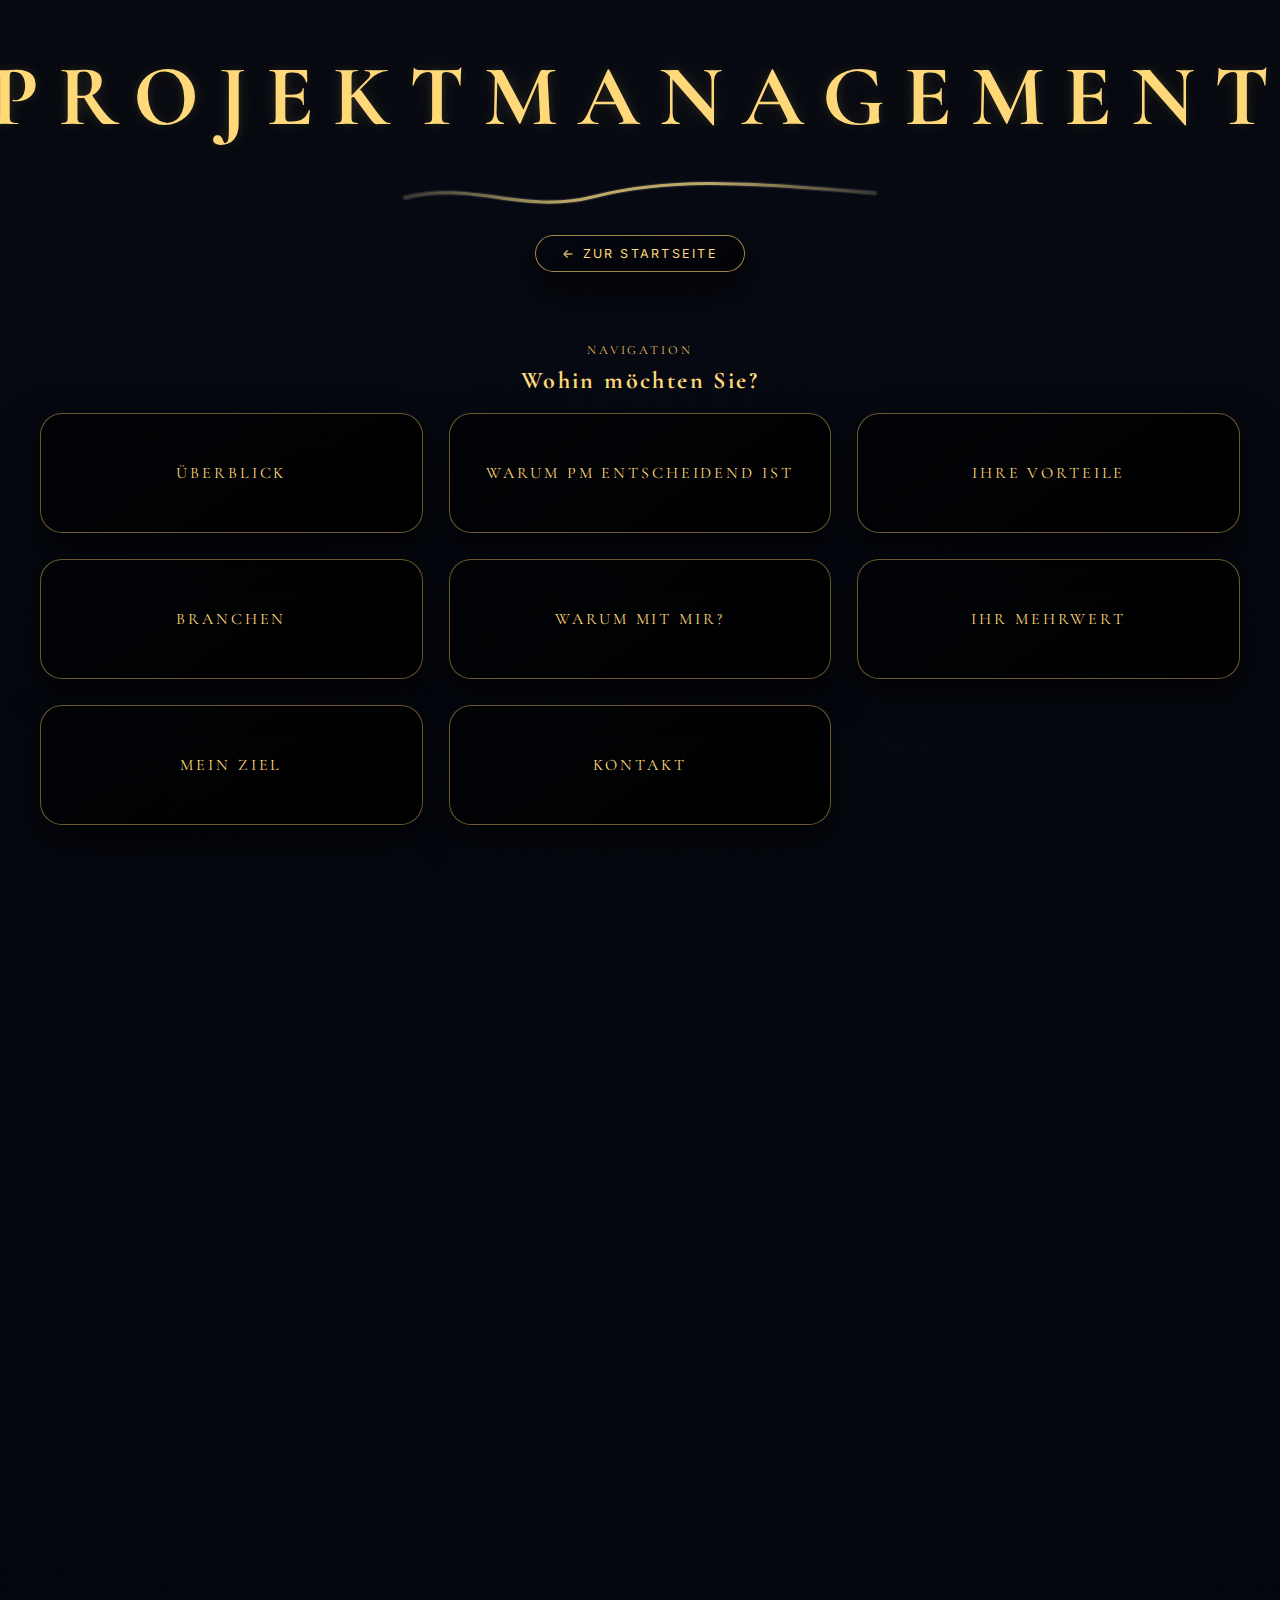
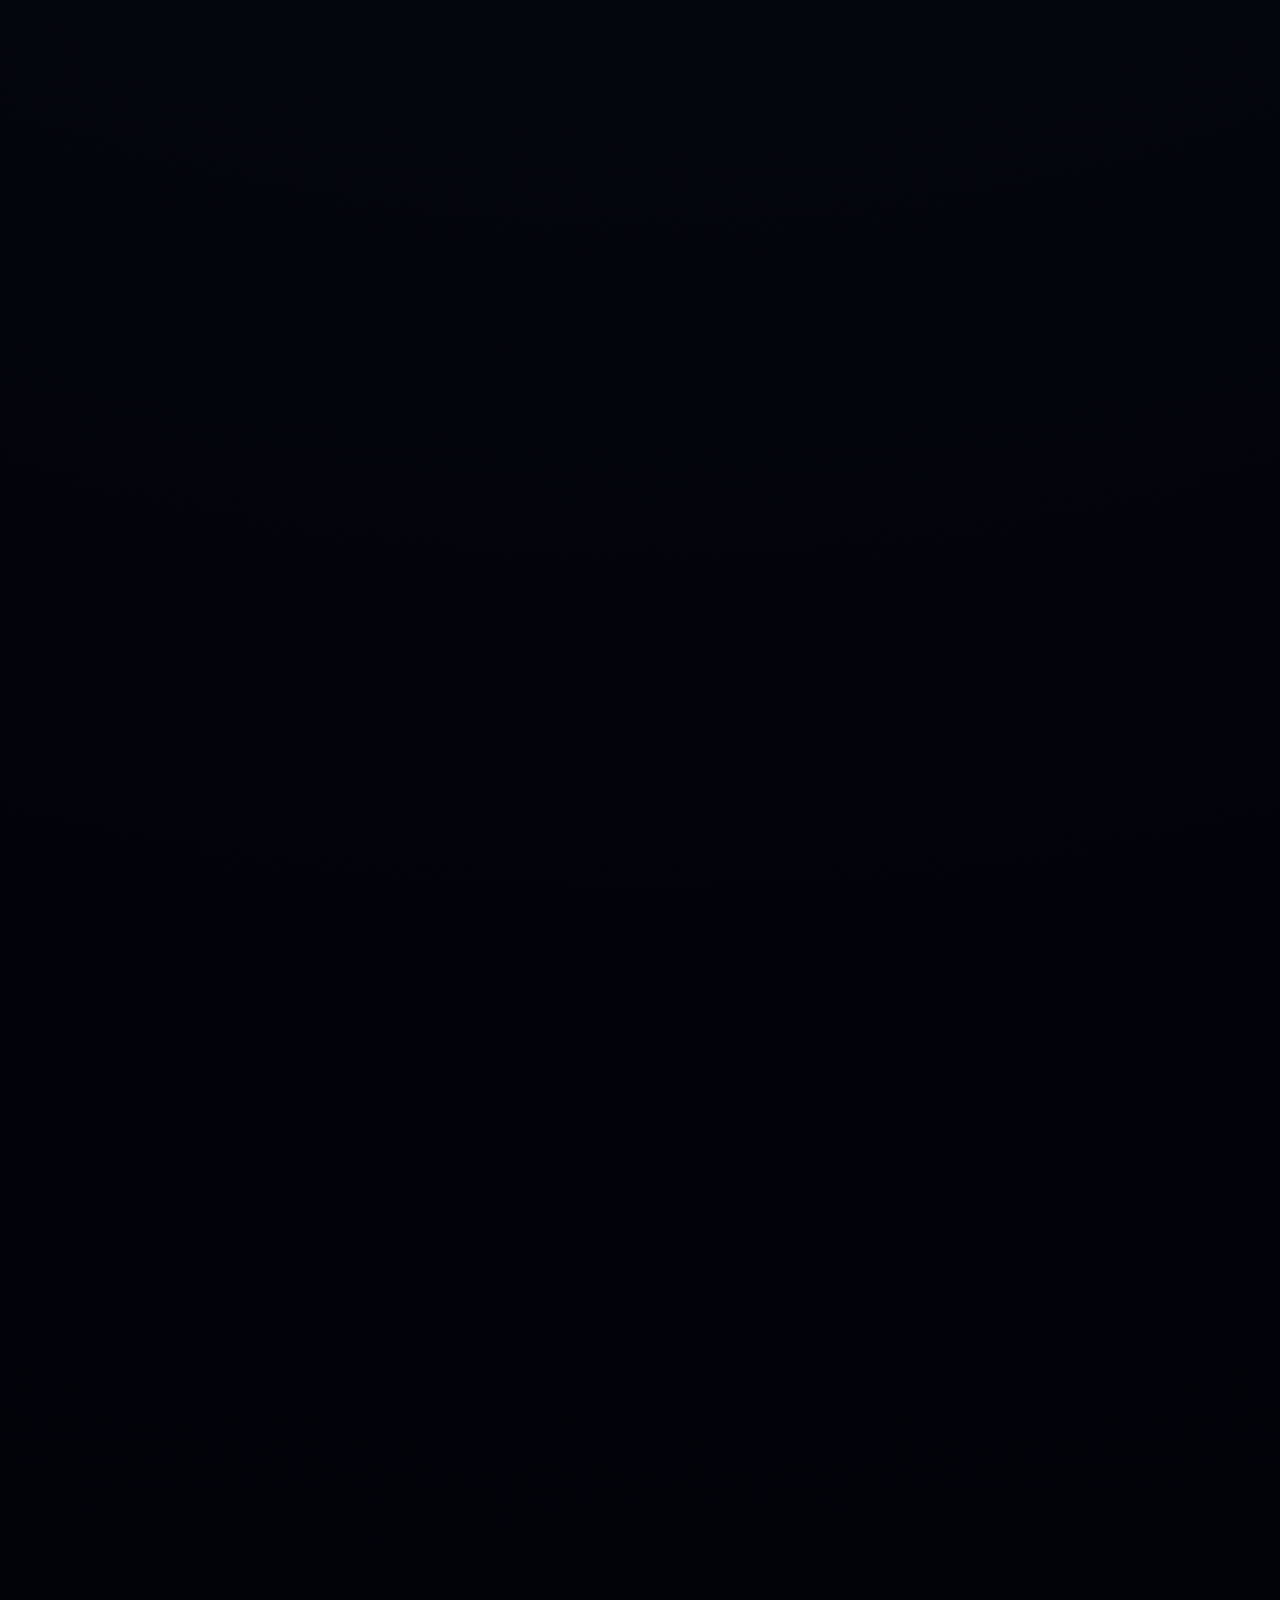
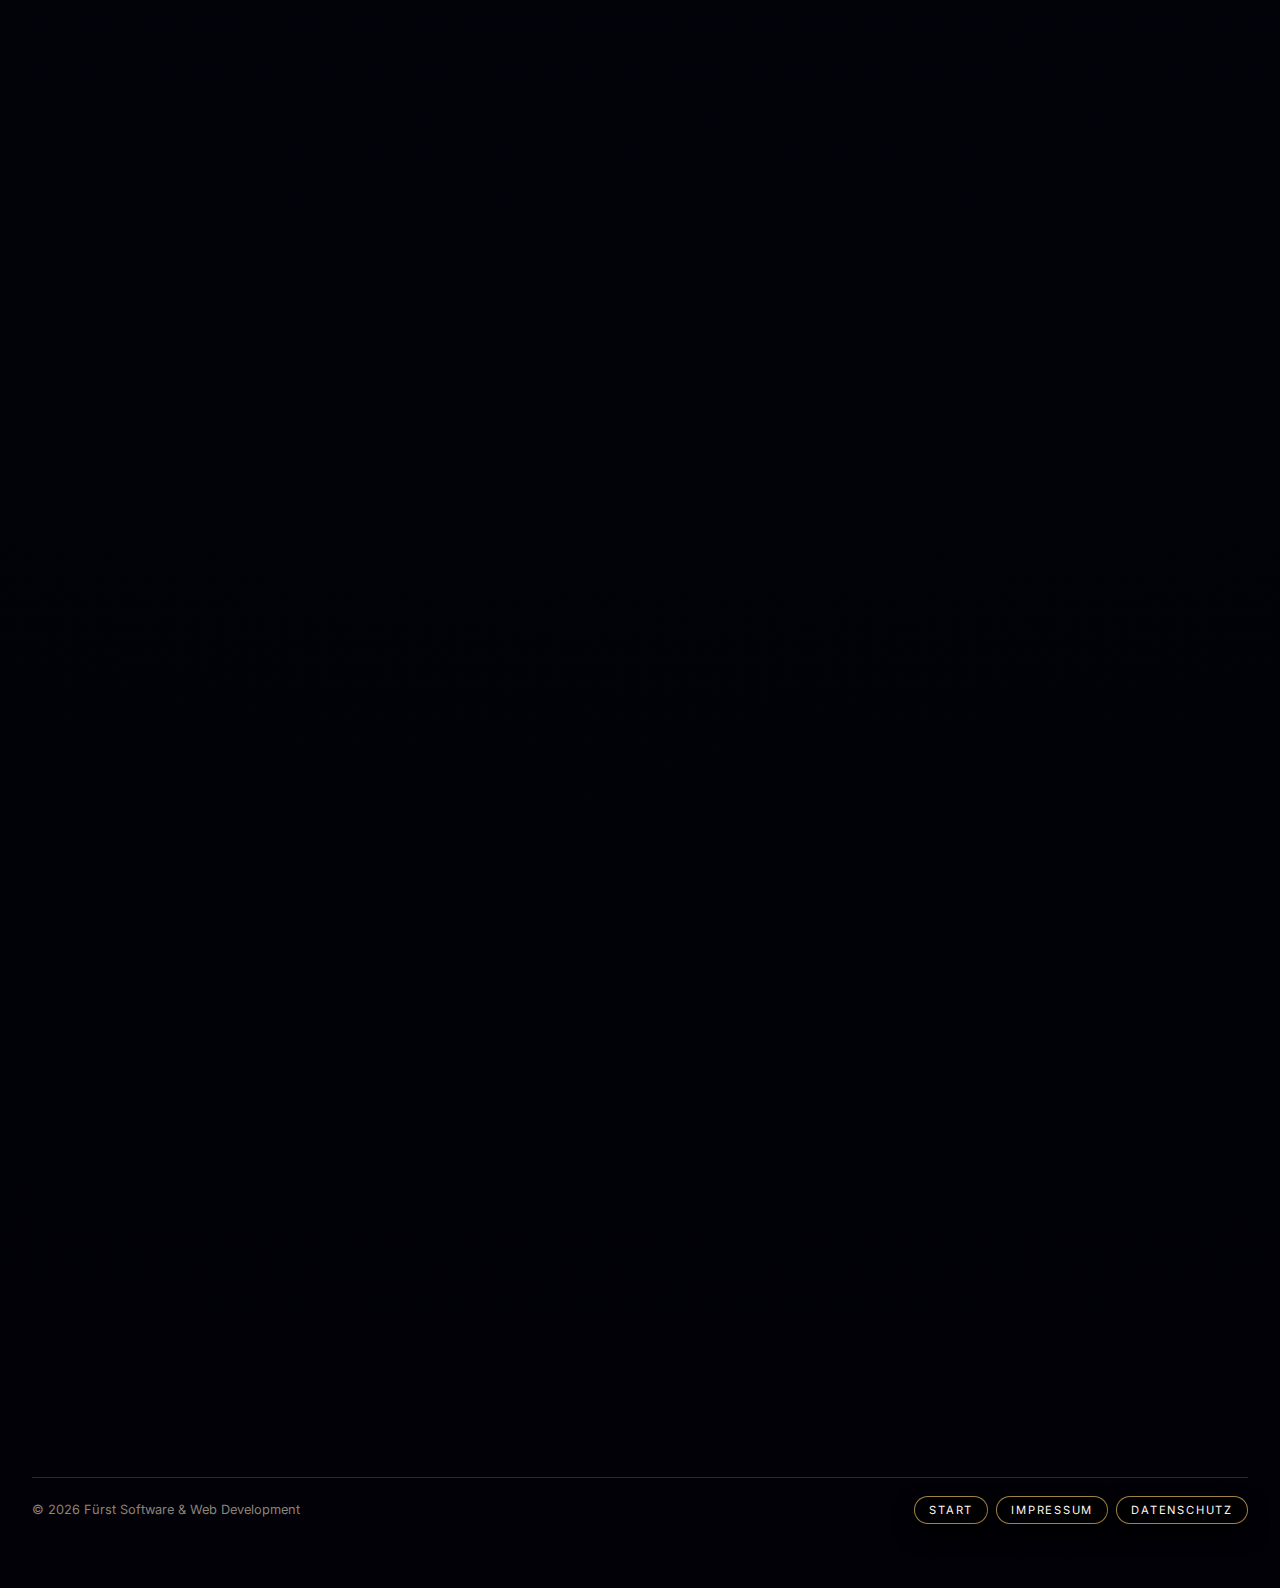
<file: ProjektManagment/index.html>
<!doctype html>
<html lang="de">
<head>
  <meta charset="utf-8" />
  <meta name="viewport" content="width=device-width,initial-scale=1" />

  <title>Projektmanagement buchen – Effiziente Projektsteuerung &amp; Kostenkontrolle</title>
  <meta name="description" content="Professionelles Projektmanagement für Bau, IT &amp; Organisation. Zertifizierte IHK-Projektmanagerin mit 12 Jahren Erfahrung. Jetzt Beratung sichern!" />
  <meta name="robots" content="index,follow" />

  <link href="https://fonts.googleapis.com/css2?family=Cormorant+Garamond:wght@500;600&family=Inter:wght@300;400;500;600&display=swap" rel="stylesheet">
  <link rel="stylesheet" href="style.css" />
</head>

<body>
  <!-- Scroll progress -->
  <div class="scrollbar" aria-hidden="true"><div class="scrollbar__fill" id="scrollFill"></div></div>

  <main class="page" id="top">

    <!-- HERO / TITLE -->
    <section class="hero" aria-label="Seitenkopf">
      <div class="hero__title">
        <h1 class="title title--xl">PROJEKTMANAGEMENT</h1>
        <div class="wave wave--hero" aria-hidden="true"></div>
      </div>

      <div class="hero__actions">
        <a class="btn btn--ghost" href="../index.html#top">← Zur Startseite</a>
      </div>
    </section>

    <!-- QUICK NAV -->
    <section class="section" id="nav" aria-label="Inhaltsnavigation">
      <header class="section__head reveal">
        <p class="kicker">Navigation</p>
        <h2 class="title">Wohin möchten Sie?</h2>
      </header>

      <nav class="navgrid reveal" aria-label="Abschnittsnavigation">
        <a class="navgrid__btn" href="#intro">Überblick</a>
        <a class="navgrid__btn" href="#warum">Warum PM entscheidend ist</a>
        <a class="navgrid__btn" href="#vorteile">Ihre Vorteile</a>
        <a class="navgrid__btn" href="#branchen">Branchen</a>
        <a class="navgrid__btn" href="#warum-mit-mir">Warum mit mir?</a>
        <a class="navgrid__btn" href="#mehrwert">Ihr Mehrwert</a>
        <a class="navgrid__btn" href="#ziel">Mein Ziel</a>
        <a class="navgrid__btn" href="#kontakt">Kontakt</a>
      </nav>
    </section>

    <!-- CONTENT -->
    <section class="stack">

      <!-- INTRO -->
      <section class="block reveal" id="intro">
        <header class="block__head">
          <h2 class="title">Projektmanagement – Wenn Projekte aus dem Ruder laufen, bin ich Ihre Lösung</h2>
          <div class="wave" aria-hidden="true"></div>
        </header>

        <div class="card">
          <p class="text">
            Sie haben ein großartiges Produkt oder Vorhaben und ein motiviertes Team, aber Ihnen fehlt das Know-how,
            die Einführung oder Abwicklung selbst zu planen?<br>
            Oder verfehlen Sie immer wieder die gesetzten Kennzahlen (KPIs), die geplante Projektlaufzeit wird überschritten,
            die Kosten explodieren oder das Projektziel wird verfehlt?
            <br><br>
            Genau hier komme ich ins Spiel.
          </p>
        </div>
      </section>

      <!-- WARUM -->
      <section class="block reveal" id="warum">
        <header class="block__head">
          <h2 class="title">Warum professionelles Projektmanagement entscheidend ist</h2>
          <div class="wave" aria-hidden="true"></div>
        </header>

        <div class="card">
          <p class="text">
            Der Begriff Projektmanager ist nicht geschützt – jeder kann sich so nennen.<br>
            Ich jedoch habe Projektmanagement über viele Jahre in großen, komplexen Projekten bis ins kleinste Detail gelebt.<br>
            Ich kenne nicht nur die Theorie, sondern habe die Praxis in internationalen Projekten mit Budgets in Millionenhöhe gemeistert.<br>
            Mein Wissen basiert auf Erfahrung – nicht auf Schlagworten.<br>
             Siehe: Erfahrung, die bewegt
          </p>
        </div>
      </section>

      <!-- VORTEILE -->
      <section class="block reveal" id="vorteile">
        <header class="block__head">
          <h2 class="title">Ihre Vorteile mit Saskia Mesinger als Projektmanagerin</h2>
          <div class="wave" aria-hidden="true"></div>
        </header>

        <div class="card">
          <p class="text">
            Als zertifizierte IHK-Projektmanagerin mit über 12 Jahren Erfahrung im internationalen Umfeld bringe ich Struktur,
            Effizienz und absolute Zuverlässigkeit in Ihre Projekte.<br>
            Meine Kernkompetenzen:
          </p>

          <ul class="list" style="margin-top:14px;">
            <li>Terminierung, Budgetierung und Controlling</li>
            <li>Fortlaufende Soll-Ist-Analysen</li>
            <li>Risikomanagement und Ressourcensteuerung</li>
          </ul>
        </div>
      </section>

      <!-- BRANCHEN -->
      <section class="block reveal" id="branchen">
        <header class="block__head">
          <h2 class="title">Branchenübergreifende Expertise</h2>
          <div class="wave" aria-hidden="true"></div>
        </header>

        <div class="card">
          <p class="text">
            Ganz gleich, ob es sich um:
          </p>

          <ul class="list" style="margin-top:14px;">
            <li>✔ Bau- und Immobilienprojekte (Sanierung)</li>
            <li>✔ IT-Systeme und Softwareeinführung</li>
            <li>✔ Produktentwicklung</li>
            <li>✔ Organisations- und Umstrukturierungsprojekte</li>
          </ul>

          <p class="text" style="margin-top:14px;">
            handelt – mein Know-how ist vielseitig einsetzbar.
          </p>
        </div>
      </section>

      <!-- WARUM MIT MIR -->
      <section class="block reveal" id="warum-mit-mir">
        <header class="block__head">
          <h2 class="title">Warum Projektmanagement mit mir?</h2>
          <div class="wave" aria-hidden="true"></div>
        </header>

        <div class="card">
          <ul class="list list--plain">
            <li>Internationale Expertise: Langjährige Erfahrung in Projekten mit Millionenbudgets</li>
            <li>Ganzheitlicher Ansatz: Planung, Ressourcensteuerung, Risikomanagement aus einer Hand</li>
            <li>MS Project Spezialistin: Einführung und Nutzung von MS Project für professionelle Termin- und Ressourcenplanung</li>
            <li>Flexibel &amp; Remote: Ortsunabhängige Zusammenarbeit, angepasst an Ihre Prozesse</li>
            <li>Effizienz &amp; Transparenz: Klare Strukturen, präzise Zeitpläne und kontinuierliches Reporting</li>
          </ul>
        </div>
      </section>

      <!-- MEHRWERT -->
      <section class="block reveal" id="mehrwert">
        <header class="block__head">
          <h2 class="title">Ihr Mehrwert</h2>
          <div class="wave" aria-hidden="true"></div>
        </header>

        <div class="card">
          <ul class="list list--plain">
            <li>Effizienzsteigerung: Kürzere Projektlaufzeiten bedeuten weniger Finanzierungskosten</li>
            <li>Kostensenkung: Vermeidung von Vertragsstrafen durch termingerechte Umsetzung</li>
            <li>Ressourcenoptimierung: Teams und Materialien schneller für neue Projekte verfügbar</li>
            <li>Risikominimierung: Frühzeitige Erkennung und Steuerung von Risiken durch kontinuierliches Controlling</li>
          </ul>
        </div>
      </section>

      <!-- ZIEL -->
      <section class="block reveal" id="ziel">
        <header class="block__head">
          <h2 class="title">Mein Ziel:</h2>
          <div class="wave" aria-hidden="true"></div>
        </header>

        <div class="card">
          <p class="text">
            Ihnen den Rücken freizuhalten, damit Sie sich auf das Wesentliche konzentrieren können.<br>
            Mit Leidenschaft und Erfahrung sorge ich dafür, dass Ihre Projekte erfolgreich, termingerecht und kosteneffizient umgesetzt werden.<br><br>
             Jetzt kostenfreies Beratungsgespräch vereinbaren!
          </p>
        </div>
      </section>

      
    <!-- FOOTER -->
    <footer class="footer">
      <div>© <span id="year"></span> Fürst Software & Web Development</div>
      <div class="footer__links">
        <a class="btn btn--mini" href="../index.html#kontakt">Start</a>
        <a class="btn btn--mini" href="../index.html#impressum">Impressum</a>
        <a class="btn btn--mini" href="../index.html#datenschutz">Datenschutz</a>
      </div>
    </footer>

  </main>

  <script src="script.js"></script>
  <script src="../responsive.js" defer></script>

</body>
</html>
</file>
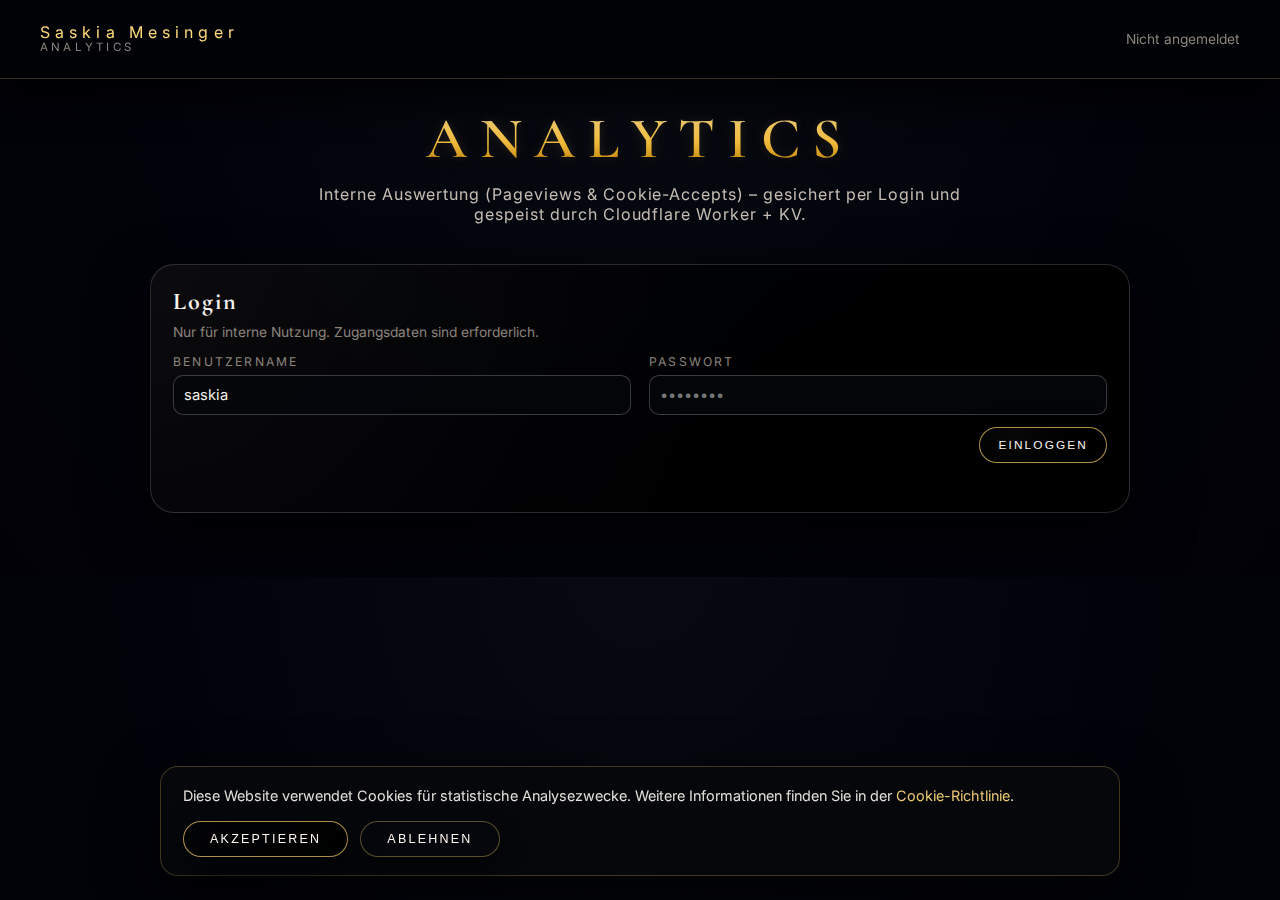
<file: analytics.html>
<!doctype html>
<html lang="de">
<head>
  <meta charset="utf-8" />
  <meta name="viewport" content="width=device-width,initial-scale=1" />
  <title>Analytics – Saskia Mesinger</title>

  <link href="https://fonts.googleapis.com/css2?family=Cormorant+Garamond:wght@400;500;600&family=Inter:wght@300;400;500;600&display=swap" rel="stylesheet">

  <style>
    :root{
      --navy:#020308;
      --navy-soft:#040711;

      --gold:#d4a436;
      --gold-soft:#f1c75c;
      --gold-strong:#ffd979;

      --text-strong:#f7f2eb;
      --text-soft:#cfc6bb;
      --text-muted:#8b847c;

      --radius-lg:26px;
      --radius-md:18px;

      --shadow-deep:0 40px 100px rgba(0,0,0,.92);
      --shadow-soft:0 22px 60px rgba(0,0,0,.82);

      --transition-fast:150ms ease-out;
      --transition-med:260ms ease-out;

      --header-h:78px;
    }

    *{ box-sizing:border-box; }
    html,body{
      margin:0; padding:0;
      background: radial-gradient(circle at top, #070a12 0%, #02030a 55%, #010107 100%);
      color:var(--text-strong);
      font-family:"Inter",system-ui,-apple-system,"Segoe UI",sans-serif;
      -webkit-font-smoothing:antialiased;
      overflow-x:hidden;
    }
    body{ scrollbar-width:none; -ms-overflow-style:none; }
    body::-webkit-scrollbar{ width:0; height:0; }

    h1,h2,h3{ font-family:"Cormorant Garamond","Times New Roman",serif; }

    .site-header{
      position:fixed; top:0; left:0; right:0; z-index:999;
      background: linear-gradient(to bottom, rgba(1,2,6,.96), rgba(1,2,6,.985));
      border-bottom:1px solid rgba(255,211,106,.22);
      box-shadow:0 18px 40px rgba(0,0,0,.9);
      backdrop-filter: blur(10px);
    }
    .lux-header-inner{
      max-width:1480px; margin:0 auto;
      height:var(--header-h);
      padding:0 40px;
      display:flex; align-items:center; justify-content:space-between;
      gap:18px;
    }
    .lux-brand{ display:flex; flex-direction:column; line-height:1.1; }
    .lux-brand-top{
      letter-spacing:.32em; font-size:1rem; color:var(--gold-strong);
    }
    .lux-brand-sub{
      letter-spacing:.28em; font-size:.72rem; color:var(--text-muted);
      text-transform:uppercase;
    }

    .btn{
      position:relative;
      display:inline-flex; align-items:center; justify-content:center;
      padding:10px 18px;
      font-size:.74rem; letter-spacing:.18em; text-transform:uppercase;
      color:#fdf5ee;
      border-radius:999px;
      border:1px solid rgba(255,211,106,.68);
      cursor:pointer;
      background:
        linear-gradient(145deg, rgba(0,0,0,.5), rgba(0,0,0,.9)),
        radial-gradient(circle at 30% 20%, rgba(255,255,255,.08), transparent 55%);
      box-shadow:0 14px 30px rgba(0,0,0,.75);
      transition: transform var(--transition-fast), box-shadow var(--transition-fast), filter var(--transition-fast), border-color var(--transition-fast);
    }
    .btn:hover{
      transform: translateY(-2px);
      box-shadow:0 20px 38px rgba(0,0,0,.9);
      border-color: var(--gold-strong);
      filter: brightness(1.04);
    }
    .btn--ghost{
      background: rgba(8,10,14,.35);
      border-color: rgba(255,211,106,.35);
    }

    .page{
      max-width:1280px;
      margin:0 auto;
      padding: var(--header-h) 32px 64px;
    }

    .hero{
      padding: 26px 0 22px;
      text-align:center;
    }
    .hero h1{
      margin:0;
      letter-spacing:.22em;
      text-transform:uppercase;
      font-weight:600;
      font-size: clamp(2.2rem, 5.5vw, 3.6rem);
      background: linear-gradient(180deg,#fff4cc 0%,#ffd36a 28%,#f0b93a 55%,#c98e14 78%,#ffe7a8 100%);
      -webkit-background-clip:text;
      background-clip:text;
      -webkit-text-fill-color:transparent;
      text-shadow: 0 0 10px rgba(255,211,106,.12), 0 0 22px rgba(255,211,106,.10);
    }
    .hero p{
      margin:10px auto 0;
      max-width:700px;
      color:var(--text-soft);
      opacity:.95;
      letter-spacing:.06em;
    }

    .panel{
      margin: 18px auto 0;
      max-width: 980px;
      border-radius:24px;
      border:1px solid rgba(255,255,255,.16);
      background:
        linear-gradient(140deg, rgba(0,0,0,.62), rgba(0,0,0,.92)),
        radial-gradient(circle at 0 0, rgba(255,255,255,.12), transparent 60%),
        radial-gradient(circle at 100% 120%, rgba(0,0,0,.6), transparent 55%);
      box-shadow: var(--shadow-soft);
      overflow:hidden;
    }
    .panel__inner{ padding: 22px; }

    .grid{
      display:grid;
      grid-template-columns: 1fr 1fr;
      gap:18px;
    }
    @media (max-width: 900px){
      .lux-header-inner{ padding:0 18px; }
      .page{ padding: var(--header-h) 18px 44px; }
      .grid{ grid-template-columns: 1fr; }
    }

    .field{ display:grid; gap:6px; text-align:left; }
    .label{
      font-size:.76rem;
      text-transform:uppercase;
      letter-spacing:.18em;
      color:var(--text-muted);
    }
    .input{
      font-family:inherit;
      font-size:.92rem;
      border-radius:10px;
      border:1px solid rgba(255,255,255,.22);
      padding:10px;
      background: rgba(5,6,10,.86);
      color:var(--text-strong);
    }
    .input:focus{
      outline:none;
      border-color: rgba(255,211,106,.95);
      box-shadow: 0 0 0 1px rgba(255,211,106,.55);
    }

    .actions{ display:flex; gap:10px; flex-wrap:wrap; justify-content:flex-end; margin-top:12px; }

    .kpis{
      display:grid;
      grid-template-columns: repeat(3, 1fr);
      gap:16px;
      margin-top:16px;
    }
    @media (max-width: 900px){ .kpis{ grid-template-columns: 1fr; } }

    .kpi{
      border-radius:18px;
      border:1px solid rgba(255,211,106,.22);
      background: rgba(2,3,8,.35);
      padding:16px;
      box-shadow: 0 16px 34px rgba(0,0,0,.65);
    }
    .kpi .kpi__label{
      font-size:.72rem;
      letter-spacing:.22em;
      text-transform:uppercase;
      color:var(--text-muted);
    }
    .kpi .kpi__value{
      margin-top:6px;
      font-family:"Cormorant Garamond","Times New Roman",serif;
      font-size:2.2rem;
      letter-spacing:.08em;
      color:var(--gold-strong);
    }

    .tableWrap{
      margin-top:16px;
      border-radius:18px;
      border:1px solid rgba(255,255,255,.14);
      overflow:hidden;
      background: rgba(2,3,8,.28);
    }
    table{
      width:100%;
      border-collapse:collapse;
      font-size:.9rem;
    }
    thead th{
      text-align:left;
      padding:12px 12px;
      font-size:.72rem;
      letter-spacing:.18em;
      text-transform:uppercase;
      color:var(--text-muted);
      background: rgba(0,0,0,.35);
      border-bottom:1px solid rgba(255,255,255,.10);
    }
    tbody td{
      padding:12px 12px;
      border-bottom:1px solid rgba(255,255,255,.08);
      color:var(--text-soft);
    }
    tbody tr:hover td{
      background: rgba(255,211,106,.05);
      color: var(--text-strong);
    }

    .msg{
      margin: 10px 0 0;
      font-size:.86rem;
      color: rgba(255,160,160,.95);
      min-height: 1.2em;
      text-align:left;
    }

    .topbar{
      display:flex;
      gap:12px;
      align-items:center;
      justify-content:space-between;
      flex-wrap:wrap;
    }
    .muted{ color:var(--text-muted); font-size:.86rem; }

    .hidden{ display:none !important; }
  </style>
</head>

<body>
  <header class="site-header" role="banner">
    <div class="lux-header-inner">
      <div class="lux-brand">
        <span class="lux-brand-top">Saskia Mesinger</span>
        <span class="lux-brand-sub">Analytics</span>
      </div>

      <div class="topbar">
        <span class="muted" id="statusText">Nicht angemeldet</span>
        <button class="btn btn--ghost hidden" id="logoutBtn" type="button">Logout</button>
      </div>
    </div>
  </header>

  <div class="page">
    <section class="hero">
      <h1>Analytics</h1>
      <p>Interne Auswertung (Pageviews &amp; Cookie-Accepts) – gesichert per Login und gespeist durch Cloudflare Worker + KV.</p>
    </section>

    <!-- LOGIN -->
    <section class="panel" id="loginPanel">
      <div class="panel__inner">
        <h2 style="margin:0 0 8px; letter-spacing:.08em;">Login</h2>
        <p class="muted" style="margin:0 0 14px;">Nur für interne Nutzung. Zugangsdaten sind erforderlich.</p>

        <div class="grid">
          <div class="field">
            <span class="label">Benutzername</span>
            <input class="input" id="username" autocomplete="username" value="saskia" />
          </div>
          <div class="field">
            <span class="label">Passwort</span>
            <input class="input" id="password" type="password" autocomplete="current-password" placeholder="••••••••" />
          </div>
        </div>

        <div class="actions">
          <button class="btn" id="loginBtn" type="button">Einloggen</button>
        </div>

        <div class="msg" id="loginMsg"></div>
      </div>
    </section>

    <!-- DASHBOARD -->
    <section class="panel hidden" id="dashPanel" style="margin-top:18px;">
      <div class="panel__inner">
        <div class="topbar">
          <h2 style="margin:0; letter-spacing:.08em;">Dashboard</h2>
          <div style="display:flex; gap:10px; flex-wrap:wrap;">
            <button class="btn btn--ghost" id="refreshBtn" type="button">Refresh</button>
          </div>
        </div>
        <p class="muted" style="margin:10px 0 0;">Quelle: <span id="apiBase"></span></p>

        <div class="kpis">
          <div class="kpi">
            <div class="kpi__label">Pageviews</div>
            <div class="kpi__value" id="kpiPageviews">—</div>
          </div>
          <div class="kpi">
            <div class="kpi__label">Cookie Accepts</div>
            <div class="kpi__value" id="kpiAccepts">—</div>
          </div>
          <div class="kpi">
            <div class="kpi__label">Events (letzte 200)</div>
            <div class="kpi__value" id="kpiEvents">—</div>
          </div>
        </div>

        <div class="tableWrap">
          <table>
            <thead>
              <tr>
                <th>Zeit</th>
                <th>Typ</th>
                <th>Seite</th>
              </tr>
            </thead>
            <tbody id="eventsBody">
              <tr><td colspan="3" class="muted" style="padding:14px 12px;">Noch keine Daten.</td></tr>
            </tbody>
          </table>
        </div>

        <div class="msg" id="dashMsg" style="color:rgba(255,211,106,.9)"></div>
      </div>
    </section>
  </div>

  <script>
    (() => {
      "use strict";

      const API_BASE = "https://saskia-analytics-api.florianfloki1.workers.dev";
      const TOKEN_KEY = "SM_ANALYTICS_TOKEN_V1";

      const $ = (id) => document.getElementById(id);

      const loginPanel = $("loginPanel");
      const dashPanel  = $("dashPanel");
      const loginMsg   = $("loginMsg");
      const dashMsg    = $("dashMsg");
      const statusText = $("statusText");
      const logoutBtn  = $("logoutBtn");

      $("apiBase").textContent = API_BASE;

      const setStatus = (txt) => statusText.textContent = txt;

      const getToken = () => sessionStorage.getItem(TOKEN_KEY) || "";
      const setToken = (t) => sessionStorage.setItem(TOKEN_KEY, t);
      const clearToken = () => sessionStorage.removeItem(TOKEN_KEY);

      const showDash = () => {
        loginPanel.classList.add("hidden");
        dashPanel.classList.remove("hidden");
        logoutBtn.classList.remove("hidden");
      };

      const showLogin = () => {
        dashPanel.classList.add("hidden");
        loginPanel.classList.remove("hidden");
        logoutBtn.classList.add("hidden");
      };

      const fmtTime = (iso) => {
        try {
          const d = new Date(iso);
          return d.toLocaleString("de-DE");
        } catch { return iso; }
      };

      const renderEvents = (events) => {
        const tbody = $("eventsBody");
        tbody.innerHTML = "";

        if (!events || !events.length) {
          tbody.innerHTML = `<tr><td colspan="3" class="muted" style="padding:14px 12px;">Noch keine Daten.</td></tr>`;
          return;
        }

        const rows = events.slice().reverse().map(e => `
          <tr>
            <td>${fmtTime(e.t)}</td>
            <td>${(e.type || "").toUpperCase()}</td>
            <td>${e.page || "/"}</td>
          </tr>
        `).join("");

        tbody.innerHTML = rows;
      };

      const fetchStats = async () => {
        dashMsg.textContent = "";
        const token = getToken();
        if (!token) {
          showLogin();
          setStatus("Nicht angemeldet");
          return;
        }

        const res = await fetch(`${API_BASE}/stats`, {
          headers: { Authorization: `Bearer ${token}` }
        });

        if (res.status === 401) {
          clearToken();
          showLogin();
          setStatus("Session abgelaufen");
          loginMsg.textContent = "Session abgelaufen – bitte neu einloggen.";
          return;
        }

        const data = await res.json();
        $("kpiPageviews").textContent = String(data.pageviews ?? 0);
        $("kpiAccepts").textContent   = String(data.accepts ?? 0);
        $("kpiEvents").textContent    = String((data.events || []).length);

        renderEvents(data.events || []);
        setStatus("Angemeldet");
        dashMsg.textContent = "Live – Daten aus KV geladen.";
      };

      const doLogin = async () => {
        loginMsg.textContent = "";
        const username = $("username").value.trim();
        const password = $("password").value;

        const res = await fetch(`${API_BASE}/login`, {
          method: "POST",
          headers: { "Content-Type": "application/json" },
          body: JSON.stringify({ username, password })
        });

        if (!res.ok) {
          loginMsg.textContent = "Login fehlgeschlagen.";
          return;
        }

        const data = await res.json();
        if (!data.token) {
          loginMsg.textContent = "Login fehlgeschlagen (kein Token).";
          return;
        }

        setToken(data.token);
        showDash();
        setStatus("Angemeldet");
        await fetchStats();
      };

      $("loginBtn").addEventListener("click", doLogin);
      $("refreshBtn").addEventListener("click", fetchStats);
      logoutBtn.addEventListener("click", () => {
        clearToken();
        showLogin();
        setStatus("Nicht angemeldet");
        $("password").value = "";
      });

      // Auto-Load wenn Token schon da ist
      if (getToken()) {
        showDash();
        fetchStats();
      }
    })();
  </script>
  <script src="cookies.js"></script>
</body>
</html>
</file>
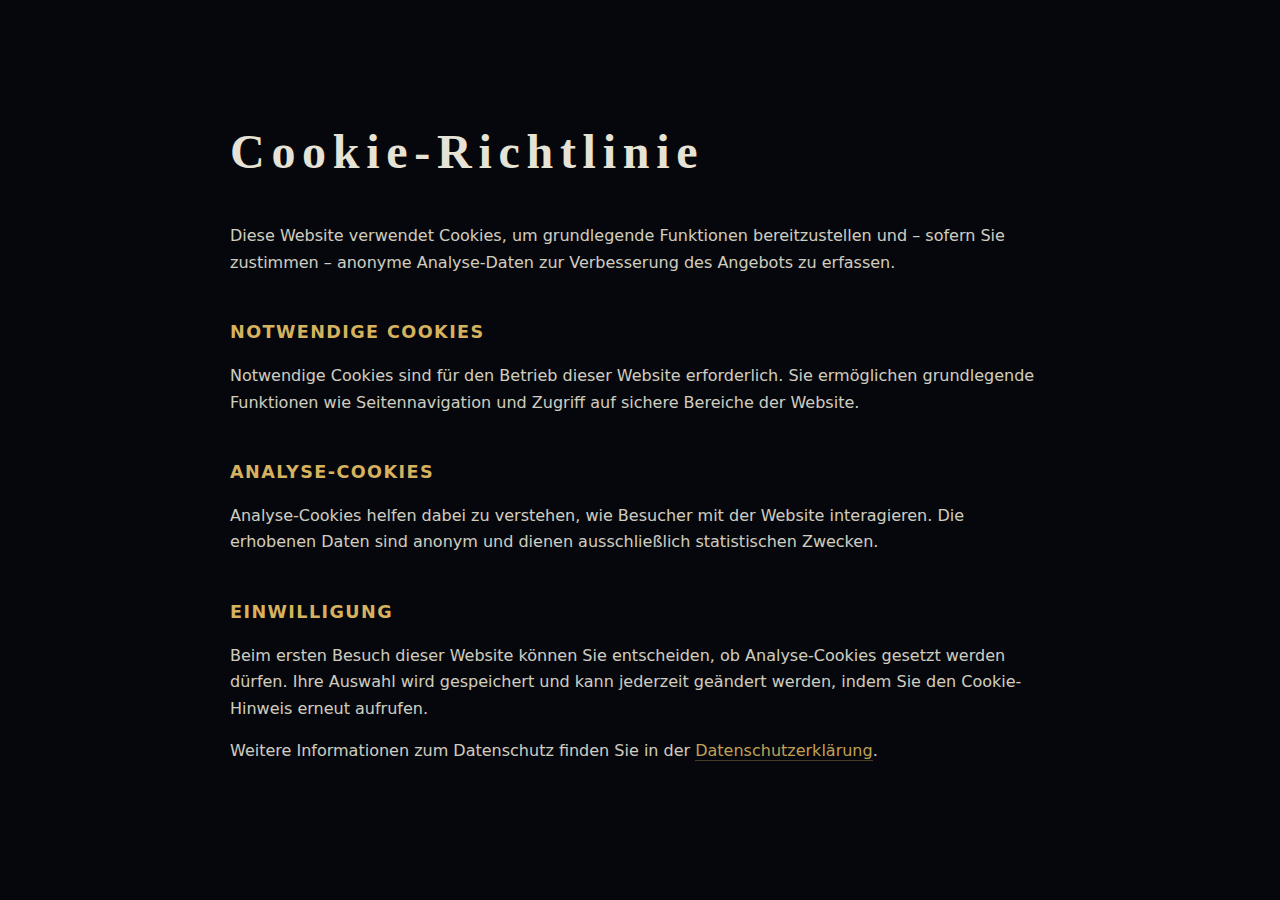
<file: cookies.html>
<!doctype html>
<html lang="de">
<head>
  <meta charset="utf-8">
  <meta name="viewport" content="width=device-width,initial-scale=1">

  <title>Cookie-Richtlinie</title>
  <meta name="description" content="Informationen zur Verwendung von Cookies auf dieser Website.">

  <style>
    body{
      margin:0;
      font-family: Inter, system-ui, sans-serif;
      background: #05070c;
      color: #e6e2d6;
      line-height: 1.65;
    }

    .wrap{
      max-width: 820px;
      margin: 0 auto;
      padding: 80px 24px;
    }

    h1{
      font-family: "Cormorant Garamond", serif;
      font-size: clamp(2rem, 4vw, 3rem);
      letter-spacing: .14em;
      margin-bottom: 32px;
    }

    h2{
      font-size: 1.1rem;
      margin-top: 42px;
      margin-bottom: 10px;
      letter-spacing: .08em;
      text-transform: uppercase;
      color: #d6b25e;
    }

    p{
      opacity: .9;
      margin-bottom: 16px;
    }

    a{
      color: #d6b25e;
      text-decoration: none;
      border-bottom: 1px solid rgba(214,178,94,.35);
    }

    a:hover{
      border-bottom-color: #d6b25e;
    }
  </style>
</head>

<body>
  <main class="wrap">
    <h1>Cookie-Richtlinie</h1>

    <p>
      Diese Website verwendet Cookies, um grundlegende Funktionen bereitzustellen
      und – sofern Sie zustimmen – anonyme Analyse-Daten zur Verbesserung
      des Angebots zu erfassen.
    </p>

    <h2>Notwendige Cookies</h2>
    <p>
      Notwendige Cookies sind für den Betrieb dieser Website erforderlich.
      Sie ermöglichen grundlegende Funktionen wie Seitennavigation
      und Zugriff auf sichere Bereiche der Website.
    </p>

    <h2>Analyse-Cookies</h2>
    <p>
      Analyse-Cookies helfen dabei zu verstehen, wie Besucher mit der Website
      interagieren. Die erhobenen Daten sind anonym und dienen ausschließlich
      statistischen Zwecken.
    </p>

    <h2>Einwilligung</h2>
    <p>
      Beim ersten Besuch dieser Website können Sie entscheiden,
      ob Analyse-Cookies gesetzt werden dürfen.
      Ihre Auswahl wird gespeichert und kann jederzeit geändert werden,
      indem Sie den Cookie-Hinweis erneut aufrufen.
    </p>

    <p>
      Weitere Informationen zum Datenschutz finden Sie in der
      <a href="datenschutz.html">Datenschutzerklärung</a>.
    </p>
  </main>
</body>
</html>
</file>
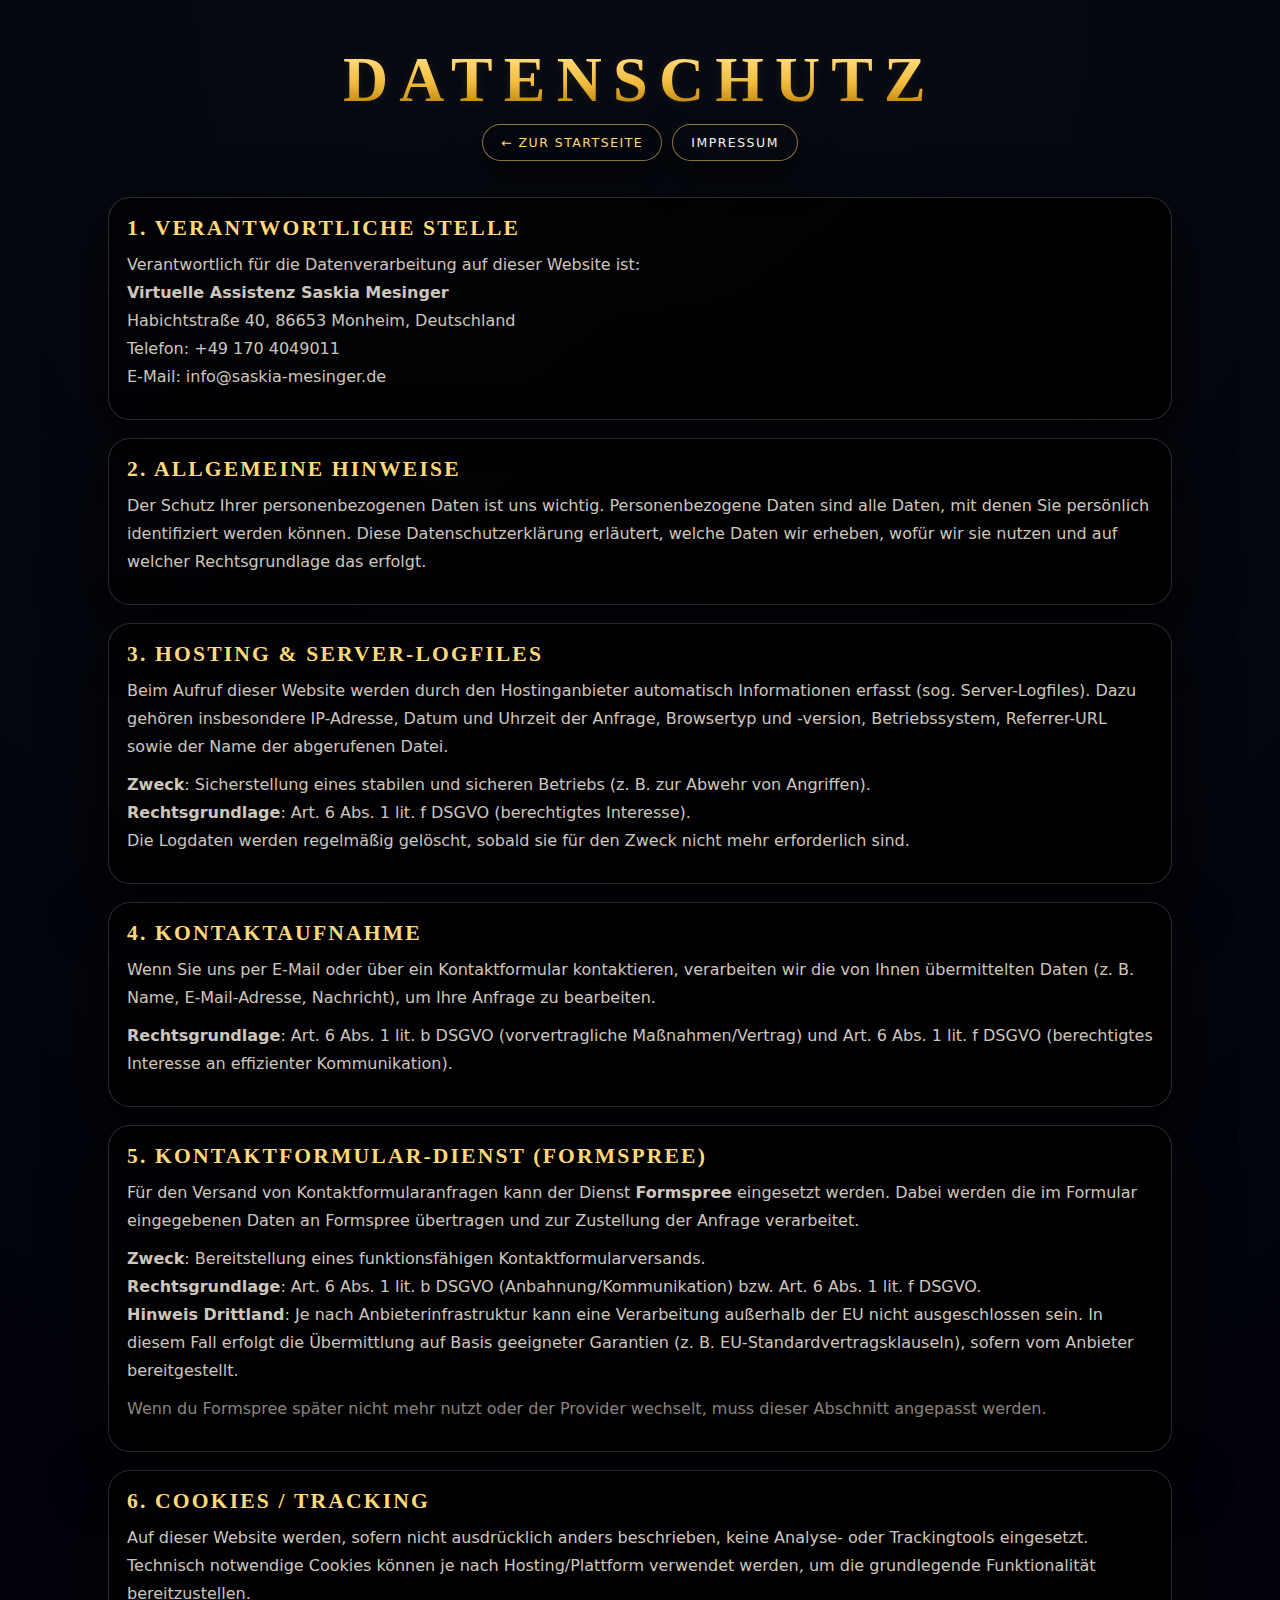
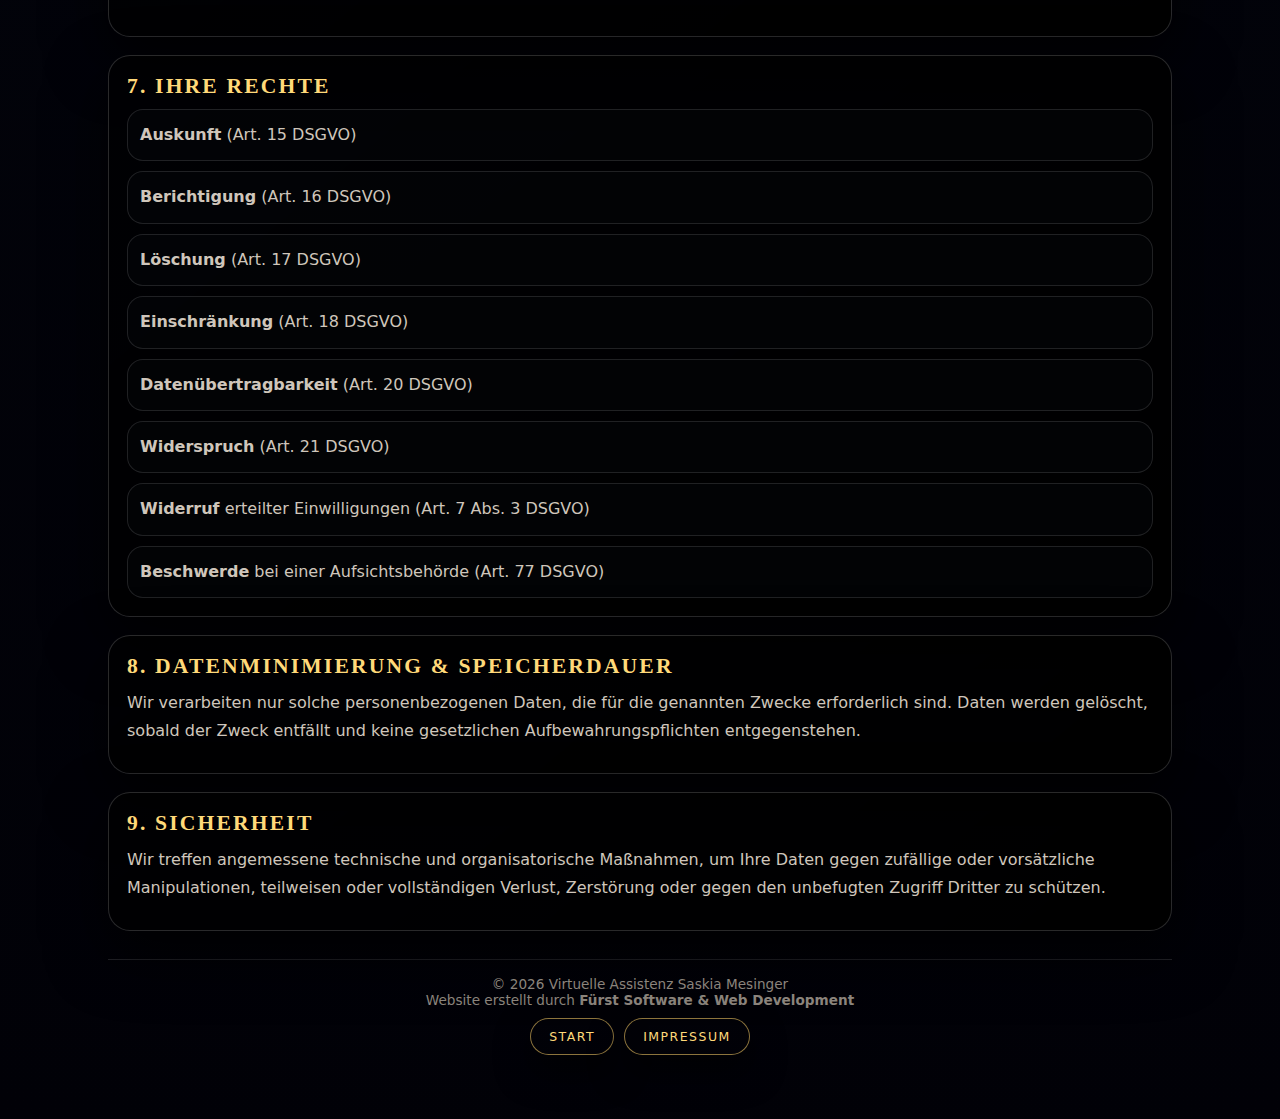
<file: datenschutz.html>
<!doctype html>
<html lang="de">
<head>
  <meta charset="utf-8" />
  <meta name="viewport" content="width=device-width,initial-scale=1" />
  <title>Datenschutzerklärung</title>
  <meta name="description" content="Datenschutzerklärung gemäß DSGVO." />
  <meta name="robots" content="index,follow" />

  <style>
    :root{
      --navy:#020308;
      --navy-soft:#040711;
      --gold:#d4a436;
      --gold-soft:#f1c75c;
      --gold-strong:#ffd979;
      --text-strong:#f7f2eb;
      --text-soft:#cfc6bb;
      --text-muted:#8b847c;
      --radius:22px;
      --shadow:0 22px 60px rgba(0,0,0,.82);
      --focus:0 0 0 2px rgba(255,211,106,.35);
    }

    *{ box-sizing:border-box; }
    html,body{ margin:0; padding:0; }
    body{
      background: radial-gradient(circle at top, #070a12 0%, #02030a 55%, #010107 100%);
      color:var(--text-strong);
      font-family: system-ui,-apple-system,"Segoe UI",Inter,Arial,sans-serif;
      -webkit-font-smoothing:antialiased;
      overflow-x:hidden;
    }

    a{ color:var(--gold-strong); text-decoration:none; }
    a:hover{ color:var(--gold-soft); text-shadow:0 0 10px rgba(255,211,106,.18); }
    a:focus-visible{ outline:none; box-shadow: var(--focus); border-radius:10px; }

    .page{
      max-width:1100px;
      margin:0 auto;
      padding: 26px 18px 64px;
    }

    .hero{ padding: 18px 0 18px; text-align:center; }

    .title-xl{
      margin:0;
      font-family: "Cormorant Garamond","Times New Roman",serif;
      font-weight:600;
      letter-spacing:.18em;
      text-transform:uppercase;
      font-size: clamp(2.2rem, 6vw, 3.9rem);
      background: linear-gradient(180deg,#fff4cc 0%,#ffd36a 28%,#f0b93a 55%,#c98e14 78%,#ffe7a8 100%);
      -webkit-background-clip:text;
      background-clip:text;
      -webkit-text-fill-color:transparent;
      text-shadow: 0 0 10px rgba(255,211,106,.10);
    }

   

    .actions{
      display:flex;
      justify-content:center;
      gap:10px;
      flex-wrap:wrap;
      margin-top: 8px;
    }

    .btn{
      display:inline-flex;
      align-items:center;
      justify-content:center;
      padding:10px 18px;
      border-radius:999px;
      border:1px solid rgba(255,211,106,.55);
      background: rgba(8,10,14,.55);
      color:var(--text-strong);
      letter-spacing:.12em;
      text-transform:uppercase;
      font-size:.78rem;
      box-shadow: 0 16px 34px rgba(0,0,0,.65);
      transition: transform .15s ease, border-color .15s ease, filter .15s ease;
    }
    .btn:hover{ transform: translateY(-1px); border-color: var(--gold-strong); filter: brightness(1.06); }
    .btn--ghost{ background: rgba(2,3,8,.35); color: var(--gold-strong); }

    .stack{ display:flex; flex-direction:column; gap:18px; margin-top: 18px; }

    .card{
      border-radius: var(--radius);
      border: 1px solid rgba(255,255,255,.16);
      background: linear-gradient(140deg, rgba(0,0,0,.60), rgba(0,0,0,.92));
      box-shadow: var(--shadow);
      padding: 18px 18px;
    }

    h2{
      margin:0 0 10px;
      font-family: "Cormorant Garamond","Times New Roman",serif;
      color: var(--gold-strong);
      letter-spacing:.10em;
      text-transform:uppercase;
      font-weight:600;
      font-size: 1.35rem;
    }

    p{ margin: 10px 0; color:var(--text-soft); line-height:1.75; }
    .muted{ color: var(--text-muted); }

    ul{
      margin: 10px 0 0;
      padding: 0;
      list-style:none;
      display:flex;
      flex-direction:column;
      gap:10px;
    }
    li{
      padding: 12px 12px;
      border-radius: 16px;
      border:1px solid rgba(255,255,255,.12);
      background: rgba(3,5,10,.55);
      color: var(--text-soft);
      line-height:1.65;
    }

    footer{
      margin-top: 28px;
      padding-top: 16px;
      border-top:1px solid rgba(255,255,255,.14);
      text-align:center;
      color: var(--text-muted);
      font-size:.85rem;
    }
    .foot-links{ margin-top:10px; display:flex; gap:10px; justify-content:center; flex-wrap:wrap; }
  </style>
</head>

<body>
  <main class="page" id="top">

    <section class="hero" aria-label="Seitenkopf">
      <h1 class="title-xl">Datenschutz</h1>
      <div class="wave" aria-hidden="true"></div>
      <div class="actions">
        <a class="btn btn--ghost" href="index.html#top">← Zur Startseite</a>
        <a class="btn" href="impressum.html">Impressum</a>
      </div>
    </section>

    <section class="stack" aria-label="Datenschutzerklärung Inhalte">

      <article class="card">
        <h2>1. Verantwortliche Stelle</h2>
        <p>
          Verantwortlich für die Datenverarbeitung auf dieser Website ist:<br>
          <strong>Virtuelle Assistenz Saskia Mesinger</strong><br>
          Habichtstraße 40, 86653 Monheim, Deutschland<br>
          Telefon: +49 170 4049011<br>
          E-Mail: info@saskia-mesinger.de
        </p>
      </article>

      <article class="card">
        <h2>2. Allgemeine Hinweise</h2>
        <p>
          Der Schutz Ihrer personenbezogenen Daten ist uns wichtig. Personenbezogene Daten sind alle Daten,
          mit denen Sie persönlich identifiziert werden können. Diese Datenschutzerklärung erläutert, welche
          Daten wir erheben, wofür wir sie nutzen und auf welcher Rechtsgrundlage das erfolgt.
        </p>
      </article>

      <article class="card">
        <h2>3. Hosting &amp; Server-Logfiles</h2>
        <p>
          Beim Aufruf dieser Website werden durch den Hostinganbieter automatisch Informationen erfasst
          (sog. Server-Logfiles). Dazu gehören insbesondere IP-Adresse, Datum und Uhrzeit der Anfrage,
          Browsertyp und -version, Betriebssystem, Referrer-URL sowie der Name der abgerufenen Datei.
        </p>
        <p>
          <strong>Zweck</strong>: Sicherstellung eines stabilen und sicheren Betriebs (z. B. zur Abwehr von Angriffen).<br>
          <strong>Rechtsgrundlage</strong>: Art. 6 Abs. 1 lit. f DSGVO (berechtigtes Interesse).<br>
          Die Logdaten werden regelmäßig gelöscht, sobald sie für den Zweck nicht mehr erforderlich sind.
        </p>
      </article>

      <article class="card">
        <h2>4. Kontaktaufnahme</h2>
        <p>
          Wenn Sie uns per E-Mail oder über ein Kontaktformular kontaktieren, verarbeiten wir die von Ihnen
          übermittelten Daten (z. B. Name, E-Mail-Adresse, Nachricht), um Ihre Anfrage zu bearbeiten.
        </p>
        <p>
          <strong>Rechtsgrundlage</strong>: Art. 6 Abs. 1 lit. b DSGVO (vorvertragliche Maßnahmen/Vertrag) und
          Art. 6 Abs. 1 lit. f DSGVO (berechtigtes Interesse an effizienter Kommunikation).
        </p>
      </article>

      <article class="card">
        <h2>5. Kontaktformular-Dienst (Formspree)</h2>
        <p>
          Für den Versand von Kontaktformularanfragen kann der Dienst <strong>Formspree</strong> eingesetzt werden.
          Dabei werden die im Formular eingegebenen Daten an Formspree übertragen und zur Zustellung der Anfrage verarbeitet.
        </p>
        <p>
          <strong>Zweck</strong>: Bereitstellung eines funktionsfähigen Kontaktformularversands.<br>
          <strong>Rechtsgrundlage</strong>: Art. 6 Abs. 1 lit. b DSGVO (Anbahnung/Kommunikation) bzw. Art. 6 Abs. 1 lit. f DSGVO.<br>
          <strong>Hinweis Drittland</strong>: Je nach Anbieterinfrastruktur kann eine Verarbeitung außerhalb der EU nicht ausgeschlossen sein.
          In diesem Fall erfolgt die Übermittlung auf Basis geeigneter Garantien (z. B. EU-Standardvertragsklauseln), sofern vom Anbieter bereitgestellt.
        </p>
        <p class="muted">
          Wenn du Formspree später nicht mehr nutzt oder der Provider wechselt, muss dieser Abschnitt angepasst werden.
        </p>
      </article>

      <article class="card">
        <h2>6. Cookies / Tracking</h2>
        <p>
          Auf dieser Website werden, sofern nicht ausdrücklich anders beschrieben, keine Analyse- oder Trackingtools eingesetzt.
          Technisch notwendige Cookies können je nach Hosting/Plattform verwendet werden, um die grundlegende Funktionalität bereitzustellen.
        </p>
      </article>

      <article class="card">
        <h2>7. Ihre Rechte</h2>
        <ul>
          <li><strong>Auskunft</strong> (Art. 15 DSGVO)</li>
          <li><strong>Berichtigung</strong> (Art. 16 DSGVO)</li>
          <li><strong>Löschung</strong> (Art. 17 DSGVO)</li>
          <li><strong>Einschränkung</strong> (Art. 18 DSGVO)</li>
          <li><strong>Datenübertragbarkeit</strong> (Art. 20 DSGVO)</li>
          <li><strong>Widerspruch</strong> (Art. 21 DSGVO)</li>
          <li><strong>Widerruf</strong> erteilter Einwilligungen (Art. 7 Abs. 3 DSGVO)</li>
          <li><strong>Beschwerde</strong> bei einer Aufsichtsbehörde (Art. 77 DSGVO)</li>
        </ul>
      </article>

      <article class="card">
        <h2>8. Datenminimierung &amp; Speicherdauer</h2>
        <p>
          Wir verarbeiten nur solche personenbezogenen Daten, die für die genannten Zwecke erforderlich sind.
          Daten werden gelöscht, sobald der Zweck entfällt und keine gesetzlichen Aufbewahrungspflichten entgegenstehen.
        </p>
      </article>

      <article class="card">
        <h2>9. Sicherheit</h2>
        <p>
          Wir treffen angemessene technische und organisatorische Maßnahmen, um Ihre Daten gegen zufällige oder vorsätzliche
          Manipulationen, teilweisen oder vollständigen Verlust, Zerstörung oder gegen den unbefugten Zugriff Dritter zu schützen.
        </p>
      </article>

    </section>

    <footer>
      <div>© <span id="y"></span> Virtuelle Assistenz Saskia Mesinger</div>
      <div class="muted">Website erstellt durch <strong>Fürst Software &amp; Web Development</strong></div>
      <div class="foot-links">
        <a class="btn btn--ghost" href="index.html#top">Start</a>
        <a class="btn btn--ghost" href="impressum.html">Impressum</a>
      </div>
    </footer>

  </main>

  <script>
    document.getElementById('y').textContent = new Date().getFullYear();
  </script>
</body>
</html>
</file>
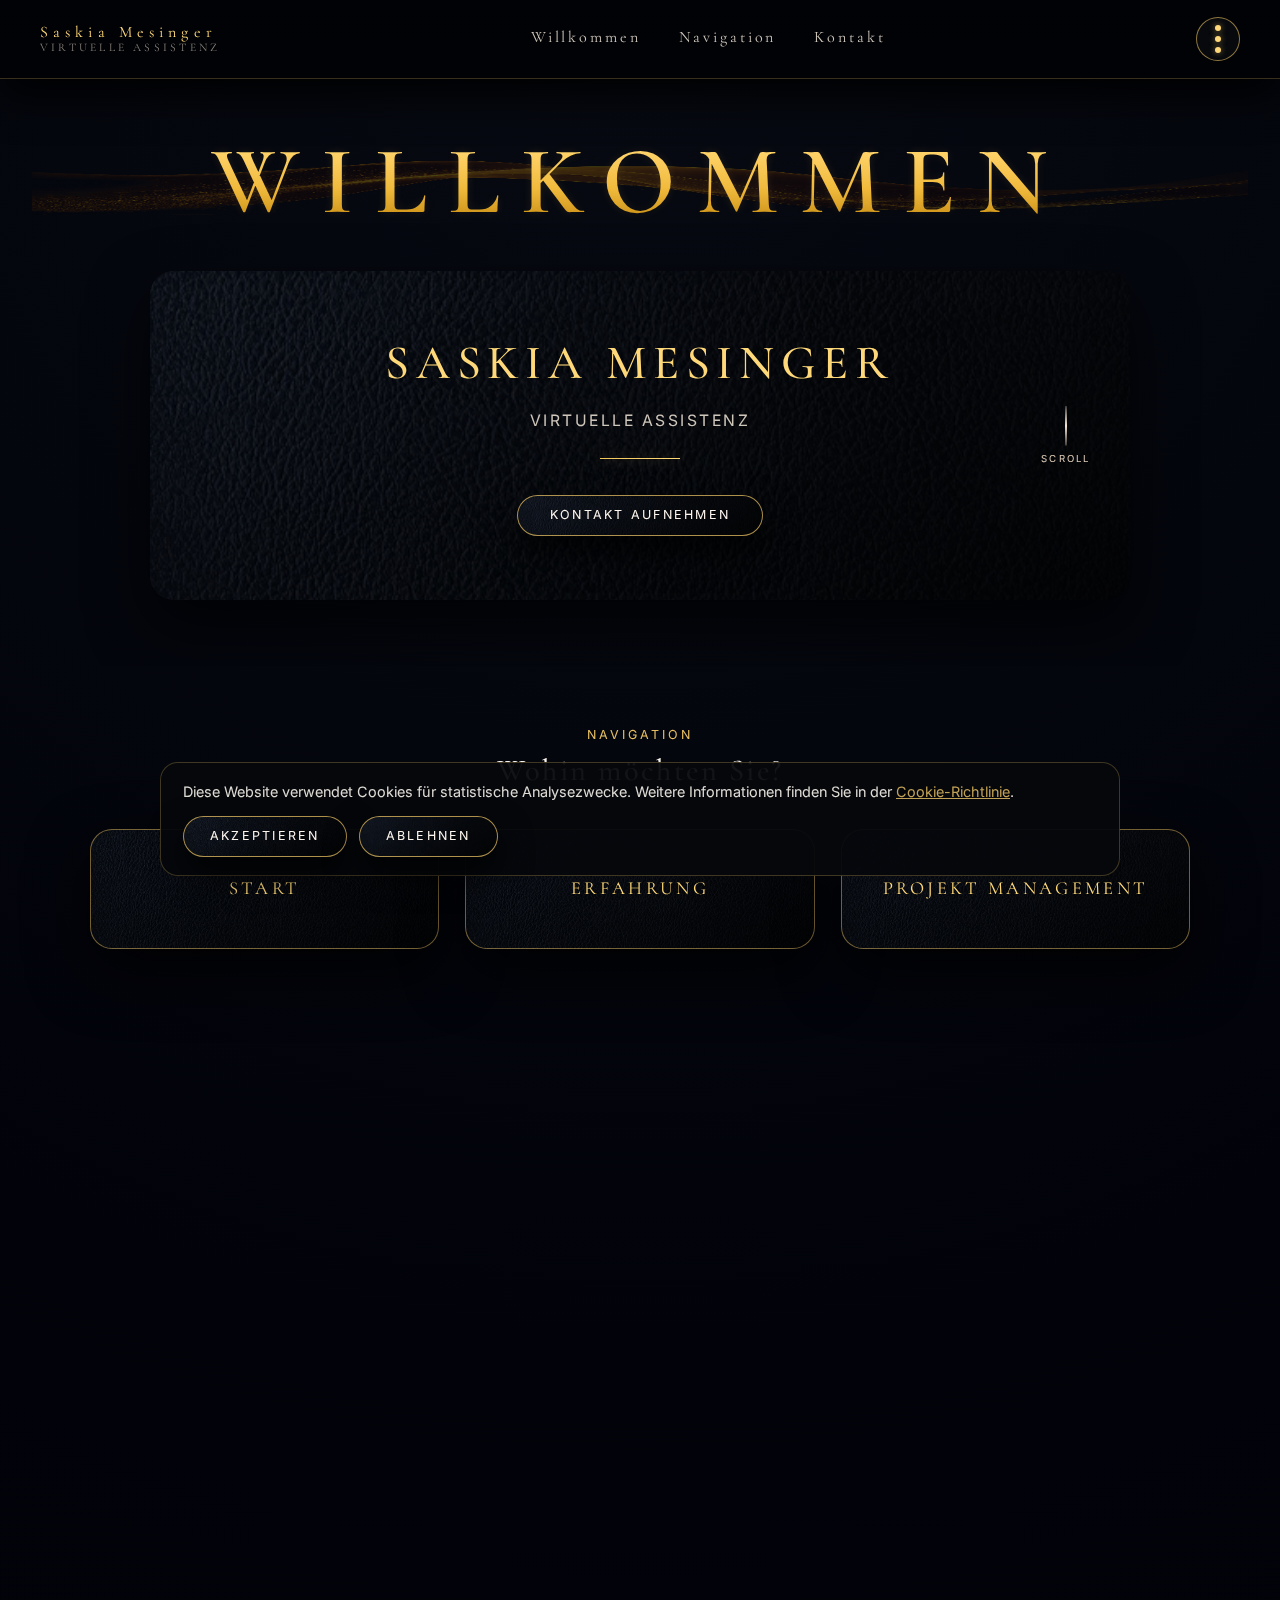
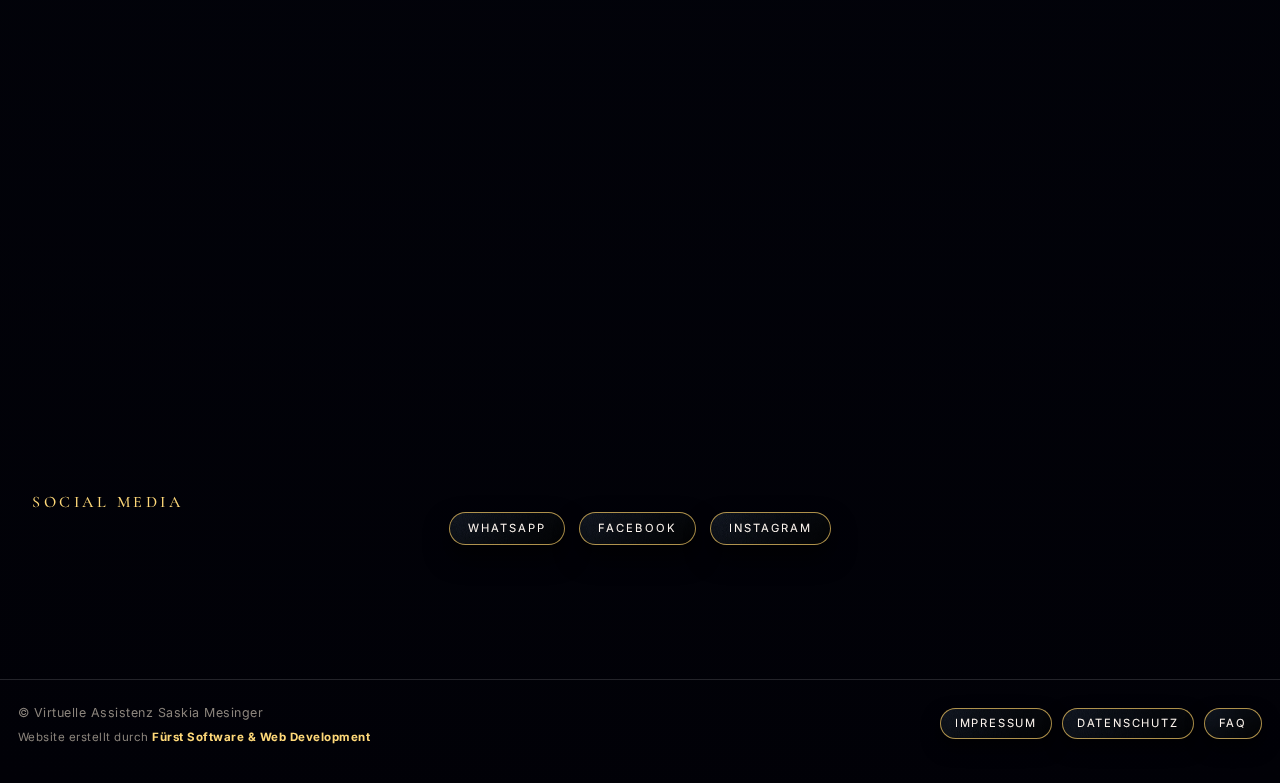
<file: impressum.html>
<!doctype html>
<html lang="de">
<head>
  <meta charset="utf-8" />
  <meta name="viewport" content="width=device-width,initial-scale=1" />

  <title>Saskia Mesinger – Virtuelle Assistenz für Immobilien & Projekte</title>

  <!-- Basis-SEO -->
  <meta name="description" content=" Saskia Mesinger - Virtuelle Assistenz ">
  <meta name="robots" content="index,follow">
  <meta name="author" content="Saskia Mesinger">

  <!-- Google Fonts -->
  <link href="https://fonts.googleapis.com/css2?family=Cormorant+Garamond:wght@400;500;600&family=Inter:wght@300;400;500;600&display=swap" rel="stylesheet">

  <!-- Optional Bootstrap (kann bleiben, wird hier nicht zwingend genutzt) -->
  <link href="https://cdn.jsdelivr.net/npm/bootstrap@5.3.3/dist/css/bootstrap.min.css" rel="stylesheet" crossorigin="anonymous">

  <link rel="stylesheet" href="style.css" />
  <script src="script.js" defer></script>
  <script src="responsive.js" defer></script>
  <script src="kontakt.js" defer></script>



</head>

<body id="top">

  <!-- Scroll-Bar oben -->
  <div class="scroll-bar" aria-hidden="true">
    <div class="scroll-bar__fill"></div>
  </div>

  <!-- Overlay Navigation -->
  <nav class="overlay" aria-label="Hauptnavigation" aria-hidden="true">
    <div class="overlay__inner">
      <div class="overlay__head">
        <span class="overlay__label">Navigation</span>
        <button class="overlay__close" type="button" aria-label="Menü schließen">×</button>
      </div>

      <ul class="overlay__list">
        <li><a href="#top" class="overlay__link">Startseite</a></li>
        <li><a href="kontakt.html" class="overlay__link">Kontakt</a></li>
        <li><a href="Immobilien/index.html" class="overlay__link">Immobilien</a></li>
        <li><a href="Erfahrung/index.html" class="overlay__link">Erfahrung</a></li>
        <li><a href="Buchhaltung/index.html" class="overlay__link">Buchhaltung</a></li>
        <li><a href="Backoffice/index.html" class="overlay__link">Backoffice</a></li>
        <li><a href="Kundenstimmen/index.html" class="overlay__link">Kundenstimmen</a></li>         <li><a href="ProjektManagment/index.html" class="overlay__link">Projekt Management</a></li>
        <li><a href="EventManagment/index.html" class="overlay__link">Event Management</a></li>
       <li><a href="faq/index.html" class="overlay__link">FAQ</a></li>
       <li><a href="../analytics.html" class="overlay__link">analytics</a></li>
      </ul>

     
    </div>
  </nav>

  <!-- HEADER (fixed, startet sofort ganz oben) -->
  <header class="site-header" role="banner">
    <div class="lux-header-inner">

      <!-- Brand -->
      <div class="lux-brand">
        <span class="lux-brand-top">Saskia Mesinger</span>
        <span class="lux-brand-sub">Virtuelle Assistenz</span>
      </div>

      <!-- Center Nav (Desktop) -->
     <nav class="lux-nav" aria-label="Schnellnavigation">
  <a href="#willkommen">Willkommen</a>
  <a href="#navigation">Navigation</a>
  <a href="#kontakt-start">Kontakt</a>
</nav>


      <!-- 3-Dots Menu Button -->
      <button class="lux-menu-btn" type="button" aria-label="Menü öffnen" aria-expanded="false" aria-controls="overlayNav">
        <span></span><span></span><span></span>
      </button>

    </div>
  </header>

  <div class="page">

    <main>

      <!-- HERO -->
      <section class="hero" aria-labelledby="hero-title">

        <!-- Willkommen (korrekt geschrieben) -->
        <div class="welcome-inline" id="willkommen">
          <h1 class="welcome-title" id="hero-title">WILLKOMMEN</h1>
        </div>

        <!-- Digitale Visitenkarte -->
        <article class="hero-panel hero-card reveal" data-tilt>
          <div class="hero-panel__inner hero-card-inner">

            <h2 class="card-name">Saskia Mesinger</h2>
            <p class="card-role">Virtuelle Assistenz</p>

            <div class="card-divider"></div>

           

            <button class="btn-primary card-btn" type="button" data-scroll-target="#kontakt-start">
              Kontakt aufnehmen
            </button>
          </div>

          <!-- Scroll-Indikator -->
          <div class="panel-scroll" aria-hidden="true">
            <span class="panel-scroll__dots"></span>
            <span class="panel-scroll__label">Scroll</span>
          </div>
        </article>

      </section>

      <!-- QUICK ENTRY -->
      <section id="navigation" class="section section-quick" aria-label="Navigation">
  <div class="section-inner">

          <header class="section-head reveal">
            <p class="section-kicker">Navigation</p>
            <h2 class="section-title">Wohin möchten Sie?</h2>
          </header>

          <div class="nav-grid">
            <a href="#top" class="nav-btn reveal">Start</a>
            <a href="Erfahrung/index.html" class="nav-btn reveal">Erfahrung</a>
            <a href="ProjektManagment/index.html" class="nav-btn reveal">Projekt Management</a>
            <a href="Immobilien/index.html" class="nav-btn reveal">Immobilien</a>
            <a href="EventManagment/index.html" class="nav-btn reveal">Event Management</a>
            <a href="Buchhaltung/index.html" class="nav-btn reveal">Buchhaltung</a>
            <a href="Backoffice/index.html" class="nav-btn reveal">Backoffice</a>
            <a href="Kundenstimmen/index.html" class="nav-btn reveal">Kundenstimmen</a>
            <a href="faq/index.html" class="nav-btn reveal">FAQ</a>
          </div>

        </div>
      </section>

      <!-- KONTAKT -->
<section class="section section-contact" id="kontakt-start" aria-label="Kontakt">
  <div class="section-inner contact-centered">

    <div class="contact-card reveal" data-tilt data-tilt-intensity="strong">
      <h2 class="contact-title">Kontakt</h2>

      <form class="contact-form" id="contactForm" novalidate>
        <!-- Honeypot (Spam-Schutz) -->
        <div class="hp-field" aria-hidden="true">
          <label for="website">Website</label>
          <input id="website" name="website" type="text" tabindex="-1" autocomplete="off">
        </div>

        <!-- Betreff für Mail (Formspree) -->
        <input type="hidden" name="_subject" value="saskiamesinger.de Kontakt Formular">

        <div class="form-row">
          <label for="name">Name <span class="req">*</span></label>
          <input
            id="name"
            name="name"
            type="text"
            autocomplete="name"
            placeholder="Ihr Name"
            required
          >
          <div class="field-error" data-error-for="name">Bitte geben Sie Ihren Namen an.</div>
        </div>

        <div class="form-row">
          <label for="email">E-Mail <span class="req">*</span></label>
          <input
            id="email"
            name="email"
            type="email"
            autocomplete="email"
            placeholder="Ihre geschäftliche E-Mail"
            required
          >
          <div class="field-error" data-error-for="email">Bitte geben Sie eine gültige E-Mail-Adresse an.</div>
        </div>

        <div class="form-row">
          <label for="focus">Fokus <span class="req">*</span></label>
          <select id="focus" name="focus" required>
            <option value="">Bitte wählen</option>
            <option value="immobilien">Immobilienverwaltung</option>
            <option value="projekte">Projekt Management</option>
            <option value="backoffice">Backoffice &amp; Buchhaltung</option>
            <option value="events">Business-Events</option>
            <option value="kombiniert">Mehrere Bereiche</option>
          </select>
          <div class="field-error" data-error-for="focus">Bitte wählen Sie einen Fokus aus.</div>
        </div>

        <div class="form-row">
          <label for="message">Stichpunkte <span class="req">*</span></label>
          <textarea
            id="message"
            name="message"
            rows="4"
            placeholder="Kurz skizzieren, wobei Sie Unterstützung wünschen."
            required
          ></textarea>
          <div class="field-error" data-error-for="message">Bitte geben Sie eine kurze Nachricht ein.</div>
        </div>

        <!-- DSGVO Einwilligung -->
        <div class="form-row form-consent">
          <label class="consent">
            <input id="consent" name="consent" type="checkbox" required>
            <span>
              Ich willige ein, dass meine Angaben zur Bearbeitung meiner Anfrage verarbeitet werden.
              Weitere Informationen finden Sie in der <a href="datenschutz.html">Datenschutzerklärung</a>.
              <span class="req">*</span>
            </span>
          </label>
          <div class="field-error" data-error-for="consent">Bitte bestätigen Sie die Einwilligung.</div>
        </div>

        <button type="submit" class="btn-primary btn-primary--full" id="contactSubmit">
          Anfrage senden
        </button>

        <!-- Status-Ausgabe (kontakt.js schreibt hier rein) -->
        <p class="form-note" id="formNote" role="status" aria-live="polite"></p>

        <p class="form-legal">
          Pflichtfelder sind mit <span class="req">*</span> markiert. Mit dem Absenden akzeptieren Sie unsere
          <a href="datenschutz.html">Datenschutzerklärung</a>.
        </p>
      </form>
    </div>

  </div>
</section>

          <h3 class="social-title">Social Media</h3>

          <div class="social-buttons">
            <a class="btn-chip" href="https://wa.me/+491704049011" target="_blank" rel="noopener">WhatsApp</a>
            <a class="btn-chip" href="https://www.facebook.com/profile.php?id=61586182356699&mibextid=wwXIfr&rdid=p5cQgqmd1hGtjr8Q&share_url=https%3A%2F%2Fwww.facebook.com%2Fshare%2F1G29AQRKGQ%2F%3Fmibextid%3DwwXIfr#" target="_blank" rel="noopener">Facebook</a>
            <a class="btn-chip" href="https://www.instagram.com/virtuelle.assistenz.mesinger?igsh=ZjVrZWtkdGc0ZTdw&utm_source=qr" target="_blank" rel="noopener">Instagram</a>
          </div>

        </div>
      </section>

    </main>

    <footer class="site-footer">
      <div class="footer-inner">
     <div class="footer-credits">
  <div>
    © <span id="y"></span> Virtuelle Assistenz Saskia Mesinger
  </div>

  <div class="site-credit">
    Website erstellt durch
    <a href="https://fuerst-software.com" target="_blank" rel="noopener noreferrer">
      <strong>Fürst Software &amp; Web Development</strong>
    </a>
  </div>
</div>

      
      
        <div class="footer-links">
          <a href="impressum.html" class="footer-btn">Impressum</a>
          <a href="datenschutz.html" class="footer-btn">Datenschutz</a>
          <a href="faq.html" class="footer-btn">FAQ</a>
        </div>
      </div>
    </footer>

  </div>


  <!-- COOKIE BANNER -->
<div id="cookieBanner" style="
  position: fixed;
  bottom: 24px;
  left: 50%;
  transform: translateX(-50%);
  max-width: 960px;
  width: calc(100% - 32px);
  background: rgba(5,7,12,.95);
  border: 1px solid rgba(214,178,94,.28);
  border-radius: 18px;
  padding: 18px 22px;
  z-index: 9999;
  display: none;
">

  <p style="
    margin: 0 0 14px;
    font-size: .9rem;
    opacity: .9;
  ">
    Diese Website verwendet Cookies für statistische Analysezwecke.
    Weitere Informationen finden Sie in der
    <a href="cookies.html" style="color:#d6b25e;">Cookie-Richtlinie</a>.
  </p>

  <div style="display:flex; gap:12px; flex-wrap:wrap;">
    <button id="cookieAccept" class="btn-primary">
      Akzeptieren
    </button>
    <button id="cookieDecline" class="btn-primary btn-primary--ghost">
      Ablehnen
    </button>
  </div>
</div>


<script src="cookies.js" defer></script>
</body>
</html>
</file>
<file: style.css>
/* ===========================================================
   ROOT & GLOBAL
=========================================================== */
:root{
  --navy:#020308;
  --navy-soft:#040711;

  --gold:#d4a436;
  --gold-soft:#f1c75c;
  --gold-strong:#ffd979;

  --text-strong:#f7f2eb;
  --text-soft:#cfc6bb;
  --text-muted:#8b847c;

  --radius-lg:26px;
  --radius-md:18px;

  --shadow-deep:0 40px 100px rgba(0,0,0,.92);
  --shadow-soft:0 22px 60px rgba(0,0,0,.82);

  --transition-fast:150ms ease-out;
  --transition-med:260ms ease-out;

  --header-h:78px;
}

/* Reset */
*,
*::before,
*::after{ box-sizing:border-box; }

html,body{
  margin:0;
  padding:0;
  background: radial-gradient(circle at top, #070a12 0%, #02030a 55%, #010107 100%);
  color:var(--text-strong);
  font-family:"Inter",system-ui,-apple-system,BlinkMacSystemFont,"Segoe UI",sans-serif;
  -webkit-font-smoothing:antialiased;
  overflow-x:hidden;
}

/* Scrollbar aus */
body{ scrollbar-width:none; -ms-overflow-style:none; }
body::-webkit-scrollbar{ width:0; height:0; }

/* Seite: Content startet DIREKT unter dem fixed Header (kein Top-Leerraum vor Header) */
.page{
  max-width:1280px;
  margin:0 auto;
  padding: var(--header-h) 32px 64px;
}

/* Typo */
h1,h2,h3,
.lux-brand-top,.lux-brand-sub,
.welcome-title,
.section-title{
  font-family:"Cormorant Garamond","Times New Roman",serif;
}

/* ===========================================================
   SCROLL BAR
=========================================================== */
.scroll-bar{
  position:fixed;
  inset:0 0 auto;
  height:3px;
  z-index:1000;
  pointer-events:none;
}
.scroll-bar__fill{
  height:3px;
  width:0;
  background:linear-gradient(90deg,var(--gold-soft),var(--gold-strong));
  box-shadow:0 0 15px rgba(255,211,106,.75);
}

/* ===========================================================
   HEADER (fixed, full width)
=========================================================== */
.site-header{
  position:fixed;
  top:0; left:0; right:0;
  z-index:999;
  background: linear-gradient(to bottom, rgba(1,2,6,.96), rgba(1,2,6,.985));
  border-bottom:1px solid rgba(255,211,106,.22);
  box-shadow:0 18px 40px rgba(0,0,0,.9);
  backdrop-filter: blur(10px);
}

.lux-header-inner{
  max-width:1480px;
  margin:0 auto;
  height:var(--header-h);
  padding: 0 40px;
  display:flex;
  align-items:center;
  justify-content:space-between;
}

.lux-brand{
  display:flex;
  flex-direction:column;
  line-height:1.1;
}
.lux-brand-top{
  letter-spacing:.32em;
  font-size:1rem;
  color:var(--gold-strong);
  text-transform:none;
}
.lux-brand-sub{
  letter-spacing:.28em;
  font-size:.72rem;
  color:var(--text-muted);
  text-transform:uppercase;
}

/* Desktop Links */
.lux-nav{
  display:flex;
  gap:38px;
}
.lux-nav a{
  font-family:"Cormorant Garamond",serif;
  font-size:1rem;
  letter-spacing:.18em;
  text-decoration:none;
  color:var(--text-soft);
  position:relative;
  padding-bottom:4px;
  transition:color .25s ease;
}
.lux-nav a::after{
  content:"";
  position:absolute;
  left:0; bottom:-2px;
  width:0%;
  height:1px;
  background:var(--gold-soft);
  transition:width .25s ease;
}
.lux-nav a:hover{ color:var(--gold-strong); }
.lux-nav a:hover::after{ width:100%; }

/* 3 dots button */
.lux-menu-btn{
  width:44px;
  height:44px;
  border-radius:999px;
  border:1px solid rgba(255,211,106,.55);
  background: rgba(8,10,14,.9);
  backdrop-filter: blur(6px);
  display:flex;
  align-items:center;
  justify-content:center;
  flex-direction:column;
  gap:5px;
  cursor:pointer;
  transition: transform .2s ease, box-shadow .2s ease, border-color .2s ease;
}
.lux-menu-btn span{
  width:6px;
  height:6px;
  border-radius:999px;
  background:var(--gold-strong);
  box-shadow:0 0 6px rgba(255,211,106,.55);
}
.lux-menu-btn:hover{
  transform: translateY(-1px);
  border-color:var(--gold-strong);
  box-shadow:0 0 16px rgba(255,211,106,.18);
}

@media (max-width: 900px){
  .lux-nav{ display:none; }
  .lux-header-inner{ padding:0 18px; }
  .page{ padding: var(--header-h) 18px 44px; }
}

/* ===========================================================
   OVERLAY NAV
=========================================================== */
.overlay{
  position:fixed;
  inset:0;
  background:
    radial-gradient(circle at 0 0, rgba(255,211,106,.16), transparent 60%),
    rgba(3,5,10,.96);
  opacity:0;
  pointer-events:none;
  transition:opacity var(--transition-med);
  z-index:1200;
  backdrop-filter: blur(12px);
}
.overlay--open{
  opacity:1;
  pointer-events:auto;
}
.overlay__inner{
  max-width:1280px;
  margin:0 auto;
  padding:32px;
  display:flex;
  flex-direction:column;
  height:100%;
}
.overlay__head{
  display:flex;
  justify-content:space-between;
  align-items:center;
}
.overlay__label{
  color:var(--text-muted);
  letter-spacing:.22em;
  text-transform:uppercase;
  font-size:.72rem;
}
.overlay__close{
  background:none;
  border:none;
  font-size:2rem;
  color:var(--text-strong);
  cursor:pointer;
  line-height:1;
}
.overlay__list{
  list-style:none;
  margin:72px 0;
  padding:0;
  display:flex;
  flex-direction:column;
  gap:22px;
}
.overlay__link{
  display:inline-block;
  color:var(--text-soft);
  text-decoration:none;
  font-size:1.9rem;
  letter-spacing:.18em;
  text-transform:uppercase;
  font-family:"Cormorant Garamond",serif;
  transition: color 220ms ease, transform 220ms ease, text-shadow 220ms ease;
  position:relative;
}
.overlay__link::after{
  content:"";
  position:absolute;
  left:0;
  bottom:-6px;
  width:0;
  height:1px;
  background:linear-gradient(90deg,var(--gold-soft),var(--gold-strong));
  box-shadow:0 0 10px rgba(255,211,106,.55);
  transition: width 260ms ease;
}
.overlay__link:hover{
  color:var(--gold-strong);
  transform: translateX(6px);
  text-shadow:0 0 10px rgba(255,211,106,.55), 0 0 20px rgba(255,211,106,.35);
}
.overlay__link:hover::after{ width:100%; }
.overlay__meta{
  margin-top:auto;
  max-width:26rem;
  font-size:.86rem;
  color:var(--text-muted);
}

/* ===========================================================
   HERO
=========================================================== */
.hero{
  padding: 18px 0 66px; /* eng unter Header, kein "leerer Start" */
  overflow:hidden;
}

/* Willkommen + Schweif */
.welcome-inline{
  position:relative;
  width:100%;
  margin: 18px 0 18px;
  display:flex;
  justify-content:center;
  align-items:center;
}
.welcome-inline::before{
  content:"";
  position:absolute;
  left:0; right:0;
  top:50%;
  transform: translateY(-50%);
  height: clamp(90px, 9vw, 140px);
  pointer-events:none;
  z-index:1;

  background: url("goldfloww.png") center center / 100% 100% no-repeat;
  opacity:.22;
  filter: blur(.35px) saturate(1.15) contrast(1.06);
  mix-blend-mode: screen;
}
.welcome-title{
  position:relative;
  z-index:2;
  margin:0;
  padding: 10px 18px;
  text-align:center;
  font-weight:600;
  font-size: clamp(3.2rem, 7.5vw, 6.2rem);
  letter-spacing:.22em;
  text-transform:uppercase;

  background: linear-gradient(180deg,#fff4cc 0%,#ffd36a 28%,#f0b93a 55%,#c98e14 78%,#ffe7a8 100%);
  -webkit-background-clip:text;
  background-clip:text;
  -webkit-text-fill-color:transparent;

  text-shadow: 0 0 10px rgba(255,211,106,.16), 0 0 22px rgba(255,211,106,.12);
}
@media (max-width:560px){
  .welcome-title{ letter-spacing:.14em; }
}

/* Visitenkarte */
.hero-panel{
  position:relative;
  width:100%;
  max-width:980px;
  margin: 22px auto 0;
  border-radius:24px;
  background:
    linear-gradient(140deg, rgba(0,0,0,.6), rgba(0,0,0,.9)),
    url("img/leder.jpg") center/cover no-repeat;
  box-shadow: 0 24px 60px rgba(0,0,0,.75);
  padding: 64px 72px;
  overflow:hidden;
}
.hero-panel::before{
  content:"";
  position:absolute;
  inset:0;
  border-radius:inherit;
  background: radial-gradient(circle at 0 0, rgba(255,255,255,.16), transparent 60%);
  mix-blend-mode: soft-light;
  pointer-events:none;
  z-index:1;
}
.hero-panel__inner{ position:relative; z-index:2; }

.hero-card-inner{
  max-width:520px;
  margin:0 auto;
  display:flex;
  flex-direction:column;
  align-items:center;
  text-align:center;
  gap:12px;
}

.card-name{
  margin:0;
  font-size: clamp(2.2rem, 3.8vw, 3rem);
  letter-spacing:.14em;
  text-transform:uppercase;
  color:var(--gold-strong);
}
.card-role{
  margin:4px 0 10px;
  font-size:.98rem;
  letter-spacing:.16em;
  text-transform:uppercase;
  color:var(--text-soft);
}
.card-divider{
  width:80px;
  height:1px;
  margin: 4px 0 8px;
  background: linear-gradient(90deg,var(--gold-soft),var(--gold-strong));
  box-shadow:0 0 12px rgba(255,211,106,.45);
}
.card-info{
  font-size:.9rem;
  line-height:1.6;
  color:var(--text-soft);
}
.card-info p{ margin:2px 0; }

/* Scroll indicator */
.panel-scroll{
  position:absolute;
  top:50%;
  right:40px;
  transform: translateY(-50%);
  display:flex;
  flex-direction:column;
  align-items:center;
  gap:6px;
  font-size:.6rem;
  letter-spacing:.22em;
  text-transform:uppercase;
  color: rgba(245,224,203,.9);
  z-index:2;
}
.panel-scroll__dots{
  position:relative;
  width:2px;
  height:40px;
  border-radius:999px;
  background: rgba(247,229,210,.25);
  overflow:hidden;
}
.panel-scroll__dots::before{
  content:"";
  position:absolute;
  inset:0;
  background: linear-gradient(to bottom, transparent, #f7e5d2, transparent);
  animation: scrollBar 1.4s ease-in-out infinite;
}
@keyframes scrollBar{
  0%{ transform: translateY(-100%); }
  50%{ transform: translateY(0%); }
  100%{ transform: translateY(100%); }
}
@media (max-width:1040px){ .panel-scroll{ display:none; } }
@media (max-width:560px){ .hero-panel{ padding: 42px 22px; } }

/* ===========================================================
   BUTTONS (Leder)
=========================================================== */
.btn-primary,
.btn-chip,
.footer-btn{
  position:relative;
  display:inline-flex;
  align-items:center;
  justify-content:center;
  padding:10px 26px;
  font-size:.78rem;
  letter-spacing:.18em;
  text-transform:uppercase;
  text-decoration:none;
  color:#fdf5ee;
  border-radius:999px;
  border:1px solid rgba(255,211,106,.68);
  overflow:hidden;
  cursor:pointer;
  background:
    linear-gradient(145deg, rgba(0,0,0,.5), rgba(0,0,0,.9)),
    url("img/leder.jpg") center/cover no-repeat;
  box-shadow:0 16px 34px rgba(0,0,0,.8);
  transition: transform var(--transition-fast), box-shadow var(--transition-fast), filter var(--transition-fast), border-color var(--transition-fast);
}
.btn-primary--full{ width:100%; }
.btn-chip{ padding:7px 18px; font-size:.7rem; box-shadow:0 12px 24px rgba(0,0,0,.7); }
.footer-btn{ padding:6px 14px; font-size:.7rem; letter-spacing:.16em; box-shadow:0 8px 18px rgba(0,0,0,.7); }

.btn-primary::before,
.btn-chip::before,
.footer-btn::before{
  content:"";
  position:absolute;
  inset:0;
  background: radial-gradient(circle at 0 0, rgba(255,255,255,.16), transparent 60%);
  mix-blend-mode: soft-light;
  pointer-events:none;
}
.btn-primary:hover,
.btn-chip:hover,
.footer-btn:hover{
  transform: translateY(-2px);
  box-shadow:0 22px 40px rgba(0,0,0,.9);
  border-color: var(--gold-strong);
  filter: brightness(1.04);
}

.card-btn{ margin-top:16px; padding-inline:32px; }

/* ===========================================================
   SECTIONS / NAV GRID
=========================================================== */
.section{ padding:60px 0; }
.section-head{
  max-width:640px;
  margin:0 auto 26px;
  text-align:center;
}
.section-kicker{
  margin:0 0 8px;
  font-size:.78rem;
  text-transform:uppercase;
  letter-spacing:.24em;
  color: rgba(255,211,106,.9);
}
.section-title{
  margin:0;
  font-size:1.9rem;
  letter-spacing:.08em;
}

.section-quick .section-inner{
  max-width: 1100px;
  margin:0 auto;
}

/* EIN Grid, EIN Button-Style */
.nav-grid{
  display:grid;
  grid-template-columns: repeat(3, 1fr);
  gap:26px;
  max-width: 1200px;
  margin: 40px auto 0;
}
.nav-btn{
  display:flex;
  align-items:center;
  justify-content:center;
  text-align:center;
  height:120px;
  padding:0 20px;
  border-radius:22px;
  border:1px solid rgba(255,211,106,.45);
  background:
    linear-gradient(145deg, rgba(0,0,0,.55), rgba(0,0,0,.9)),
    url("img/leder.jpg") center/cover no-repeat;
  color: var(--gold-strong);
  font-family:"Cormorant Garamond",serif;
  font-size:1.15rem;
  letter-spacing:.18em;
  text-transform:uppercase;
  text-decoration:none;
  box-shadow: var(--shadow-soft);
  transition: transform 260ms ease, box-shadow 260ms ease, border-color 260ms ease, filter 260ms ease;
}
.nav-btn:hover{
  transform: translateY(-4px);
  border-color: var(--gold-strong);
  box-shadow: 0 24px 50px rgba(0,0,0,.85);
  filter: brightness(1.05);
}
@media (max-width: 900px){
  .nav-grid{ grid-template-columns: repeat(2, 1fr); }
}
@media (max-width: 600px){
  .nav-grid{ grid-template-columns: 1fr; }
  .nav-btn{ height: 104px; font-size: 1.05rem; }
}

/* ===========================================================
   KONTAKT – zentriert
=========================================================== */
.section-contact .section-inner{
  max-width:820px;
  margin:0 auto;
  display:flex;
  flex-direction:column;
  align-items:center;
  text-align:center;
  gap:40px;
}
.contact-card{
  width:100%;
  max-width:700px;
  position:relative;
  padding:26px 24px 24px;
  border-radius:22px;
  border:1px solid rgba(255,255,255,.18);
  box-shadow: var(--shadow-soft);
  overflow:hidden;
  background:
    linear-gradient(140deg, rgba(0,0,0,.6), rgba(0,0,0,.9)),
    url("img/leder.jpg") center/cover no-repeat;
}
.contact-card::before{
  content:"";
  position:absolute;
  inset:0;
  background:
    radial-gradient(circle at 0 0, rgba(255,255,255,.16), transparent 60%),
    radial-gradient(circle at 100% 120%, rgba(0,0,0,.6), transparent 55%);
  mix-blend-mode: soft-light;
  pointer-events:none;
}
.contact-title{
  margin: 0 0 18px;
  font-size:2.2rem;
  letter-spacing:.08em;
}
.contact-form{
  position:relative;
  z-index:1;
  display:grid;
  gap:14px;
  text-align:left;
}
.form-row{ display:flex; flex-direction:column; gap:4px; }
label{
  font-size:.76rem;
  text-transform:uppercase;
  letter-spacing:.18em;
  color:var(--text-muted);
}
input,select,textarea{
  font-family:inherit;
  font-size:.9rem;
  border-radius:10px;
  border:1px solid rgba(255,255,255,.22);
  padding:10px;
  background: rgba(5,6,10,.86);
  color:var(--text-strong);
}
input::placeholder,textarea::placeholder{ color:var(--text-muted); }
input:focus,select:focus,textarea:focus{
  outline:none;
  border-color: rgba(255,211,106,.95);
  box-shadow: 0 0 0 1px rgba(255,211,106,.55);
}
.form-note{
  margin:6px 0 0;
  font-size:.74rem;
  color:var(--text-muted);
  text-align:center;
}

.social-title{
  text-transform:uppercase;
  font-size:1rem;
  letter-spacing:.22em;
  color:var(--gold-strong);
  margin: 6px 0 0;
}
.social-buttons{
  display:flex;
  justify-content:center;
  gap:14px;
  flex-wrap:wrap;
}

/* ===========================================================
   FOOTER
=========================================================== */
.site-footer{
  margin-top:40px;
  padding-top:18px;
  border-top:1px solid rgba(255,255,255,.16);
}
.footer-inner{
  display:flex;
  justify-content:space-between;
  gap:12px;
  align-items:center;
  flex-wrap:wrap;
  font-size:.8rem;
  color:var(--text-muted);
}
.footer-links{ display:flex; flex-wrap:wrap; gap:8px; }

/* ===========================================================
   REVEAL
=========================================================== */
.reveal{
  opacity:0;
  transform: translateY(18px);
  transition: opacity 520ms ease-out, transform 520ms ease-out;
}
.reveal.in-view{
  opacity:1;
  transform: translateY(0);
}

/* Reduced Motion */
@media (prefers-reduced-motion: reduce){
  *,*::before,*::after{
    animation-duration:.001ms !important;
    animation-iteration-count:1 !important;
    transition-duration:.001ms !important;
    scroll-behavior:auto !important;
  }
}
.req{ color: var(--gold-strong); }

.hp-field{
  position:absolute;
  left:-9999px;
  width:1px; height:1px;
  overflow:hidden;
}

.field-error{
  display:none;
  margin-top:6px;
  font-size:.78rem;
  color: rgba(255,160,160,.95);
}

.form-consent .consent{
  display:flex;
  gap:10px;
  align-items:flex-start;
  cursor:pointer;
  user-select:none;
}
.form-consent input[type="checkbox"]{
  margin-top:3px;
  width:18px; height:18px;
  accent-color: var(--gold-strong);
}

.form-legal{
  margin: 10px 0 0;
  font-size: .78rem;
  color: var(--text-muted);
  text-align:center;
}
.form-legal a{ color: var(--gold-strong); text-decoration:none; }
.form-legal a:hover{ text-decoration:underline; }
/* ===========================================================
   KONTAKT – Datenschutz-Link Gold statt Blau
=========================================================== */

/* Standard-Link im Kontaktformular */
.section-contact a,
.contact-form a,
.form-note a{
  color: var(--gold-strong);
  text-decoration: none;
  font-weight: 500;
  transition: color .2s ease, text-shadow .2s ease;
}

/* Hover / Fokus */
.section-contact a:hover,
.section-contact a:focus,
.contact-form a:hover,
.contact-form a:focus{
  color: var(--gold-soft);
  text-shadow: 0 0 6px rgba(255,211,106,.35);
}

/* Falls Browser Standard-Styles reinfunken */
.section-contact a:visited{
  color: var(--gold-strong);
}
/* ===========================================================
   STARTSEITE – Footer: mehr Luft + Buttons nicht am Rand klebend
   (einfach ans ENDE deiner style.css)
=========================================================== */

/* Footer insgesamt: mehr Abstand nach oben & unten */
.site-footer{
  margin-top: clamp(42px, 6vw, 70px) !important;
  padding: 22px 0 34px !important;
}

/* Innenlayout: vertikal mehr Luft */
.footer-inner{
  padding: 0 18px;
  row-gap: 14px;
}

/* Footer-Links: Abstand zum unteren Rand + zentrierte Optik */
.footer-links{
  margin-top: 6px;
  padding-bottom: 10px;          /* das ist der "nicht kleben"-Effekt */
  display:flex;
  gap:10px;
  flex-wrap:wrap;
  justify-content:flex-end;
}

/* Mobile: Buttons mittig und mehr Luft */
@media (max-width: 720px){
  .footer-inner{
    justify-content:center;
    text-align:center;
  }
  .footer-links{
    justify-content:center;
    padding-bottom: 14px;
  }
}

/* Optional: kleine, edle Trennlinie etwas weiter weg vom Rand */
.site-footer{
  border-top: 1px solid rgba(255,255,255,.14);
}
/* ===========================================================
   FOOTER – Credits / Website erstellt durch
=========================================================== */

.footer-credits{
  display:flex;
  flex-direction:column;
  gap:6px;
  font-size:.78rem;
  color: var(--text-muted);
  letter-spacing:.04em;
}

/* Credit-Zeile */
.site-credit{
  font-size:.72rem;
  color: var(--text-muted);
}

/* Link-Styling */
.site-credit a{
  color: var(--gold-strong);
  text-decoration:none;
  transition: color .2s ease, text-shadow .2s ease;
}

/* Hover / Fokus */
.site-credit a:hover,
.site-credit a:focus{
  color: var(--gold-soft);
  text-shadow: 0 0 6px rgba(255,211,106,.35);
}

/* Mobile: alles schön zentriert */
@media (max-width: 720px){
  .footer-credits{
    text-align:center;
    align-items:center;
  }
}
/* ===========================================================
   HERO – Goldschweif edel integriert + dezente Wellenbewegung
   (nur CSS, kein neues Bild)
=========================================================== */

.welcome-inline{
  position:relative;
  isolation:isolate; /* sauberes Blending */
  overflow:hidden;   /* verhindert harte Kanten */
}

/* Schweif: integriert, weich, luxuriös */
.welcome-inline::before{
  content:"";
  position:absolute;
  left:-8%;
  right:-8%;
  top:50%;
  transform: translateY(-50%);
  height: clamp(90px, 9vw, 150px);

  background: url("../img/goldfloww.png") center / 100% 100% no-repeat;

  opacity:.26; /* edel, nicht „laut“ */
  filter: blur(.35px) saturate(1.10) contrast(1.06);
  mix-blend-mode: screen;
  pointer-events:none;
  z-index:1;

  /* Wellenbewegung */
  animation: goldwave 9.5s ease-in-out infinite;
  will-change: transform, opacity;
}

/* Title bleibt clean, keine Glow-Orgie */
.welcome-title{
  position:relative;
  z-index:2;
  text-shadow: 0 0 10px rgba(255,211,106,.10);
}

/* Sehr dezente „Welle“: minimaler Shift + minimale Skalierung */
@keyframes goldwave{
  0%{
    transform: translateY(-50%) translateX(0) scaleY(1);
    opacity:.24;
  }
  35%{
    transform: translateY(calc(-50% - 2px)) translateX(10px) scaleY(1.04);
    opacity:.28;
  }
  70%{
    transform: translateY(calc(-50% + 2px)) translateX(-8px) scaleY(0.98);
    opacity:.25;
  }
  100%{
    transform: translateY(-50%) translateX(0) scaleY(1);
    opacity:.24;
  }
}

/* Mobile: noch kontrollierter */
@media (max-width: 680px){
  .welcome-inline::before{
    opacity:.22;
    animation-duration: 11.5s;
  }
}

/* Accessibility: Reduced Motion respektieren */
@media (prefers-reduced-motion: reduce){
  .welcome-inline::before{ animation: none !important; }
}
/* ===========================================================
   OVERLAY NAV – echtes Rauszoomen (Zoom-Out Look)
=========================================================== */

/* gesamtes Overlay leicht verkleinern */
.overlay__inner{
  transform: scale(0.88);                 /* 🔑 DAS ist der Zoom-Out */
  transform-origin: center center;
  max-width: 1200px;                      /* enger = mehr Luft außen */
  margin: 0 auto;
}

/* Liste etwas weiter nach unten, damit es luftig bleibt */
.overlay__list{
  margin-top: 72px;
  gap: 22px;
}

/* Typo minimal feiner → wirkt weiter entfernt */
.overlay__link{
  font-size: clamp(1.35rem, 1.9vw, 1.7rem);
  letter-spacing: .26em;
  line-height: 1.6;
  opacity: .92;
}

/* Navigation-Label dezenter */
.overlay__label{
  font-size: .7rem;
  letter-spacing: .38em;
  opacity: .6;
}

/* Close-Button optisch mit skaliert */
.overlay__close{
  transform: scale(0.92);
}

/* Desktop: noch eleganter */
@media (min-width: 1200px){
  .overlay__inner{
    transform: scale(0.85);
  }
}

/* Mobile: weniger stark zoomen */
@media (max-width: 680px){
  .overlay__inner{
    transform: scale(0.95);
  }
}
/* ===========================================================
   OVERLAY NAV – feine Vertikal-Positionierung (nach oben)
=========================================================== */

.overlay__inner{
  transform: scale(0.88) translateY(-6vh); /* 🔑 etwas nach oben */
}

/* Desktop etwas stärker */
@media (min-width: 1200px){
  .overlay__inner{
    transform: scale(0.85) translateY(-8vh);
  }
}

/* Mobile sehr dezent */
@media (max-width: 680px){
  .overlay__inner{
    transform: scale(0.95) translateY(-3vh);
  }
}
.hero-section::before {
  content: "";
  position: absolute;
  inset: 0;
  z-index: 1;
  pointer-events: none;

  background-image: url("/fuerst-software/img/goldfloww.png");
  background-repeat: no-repeat;
  background-position: center;
  background-size: cover;
  opacity: 0.55;
}
</file>
<file: Backoffice/style.css>
:root{
  --gold2:#f1c75c; --gold3:#ffd979;
  --t:#f7f2eb; --t2:#cfc6bb; --t3:#8b847c;

  --shadow:0 22px 60px rgba(0,0,0,.82);
  --shadow2:0 14px 36px rgba(0,0,0,.78);

  --fast:150ms ease-out; --med:260ms ease-out;

  --wave:url("data:image/svg+xml,%3Csvg xmlns='http://www.w3.org/2000/svg' width='1600' height='220' viewBox='0 0 1600 220'%3E%3Cdefs%3E%3ClinearGradient id='g' x1='0' y1='0' x2='1' y2='0'%3E%3Cstop offset='0' stop-color='%23ffd979' stop-opacity='.12'/%3E%3Cstop offset='.35' stop-color='%23ffd979' stop-opacity='.75'/%3E%3Cstop offset='.65' stop-color='%23ffd979' stop-opacity='.75'/%3E%3Cstop offset='1' stop-color='%23ffd979' stop-opacity='.12'/%3E%3C/linearGradient%3E%3C/defs%3E%3Cpath d='M40 125 C 260 70, 420 180, 650 122 S 1100 70, 1560 110' fill='none' stroke='url(%23g)' stroke-width='10' stroke-linecap='round'/%3E%3Cpath d='M40 125 C 260 70, 420 180, 650 122 S 1100 70, 1560 110' fill='none' stroke='%23ffffff' stroke-opacity='.10' stroke-width='18' stroke-linecap='round'/%3E%3C/svg%3E");
}

*{ box-sizing:border-box; }
html,body{ margin:0; padding:0; }

body{
  background: radial-gradient(circle at top, #070a12 0%, #02030a 55%, #010107 100%);
  color:var(--t);
  font-family:"Inter",system-ui,-apple-system,"Segoe UI",sans-serif;
  -webkit-font-smoothing:antialiased;
  overflow-x:hidden;
}
body{ scrollbar-width:none; -ms-overflow-style:none; }
body::-webkit-scrollbar{ width:0; height:0; }

.page{ max-width:1280px; margin:0 auto; padding:34px 32px 64px; }

/* Typography */
.title,.kicker{ font-family:"Cormorant Garamond","Times New Roman",serif; }
.title{ margin:0; letter-spacing:.10em; color:var(--gold3); }
.title--xl{
  font-size: clamp(3.0rem, 7vw, 5.4rem);
  letter-spacing:.22em;
  text-transform:uppercase;
  text-shadow:0 0 10px rgba(255,211,106,.12),0 0 22px rgba(255,211,106,.10);
}
.title--sm{ font-size:1.55rem; letter-spacing:.08em; }

.kicker{
  margin:0 0 8px;
  font-size:.78rem;
  text-transform:uppercase;
  letter-spacing:.24em;
  color: rgba(255,211,106,.92);
}

/* Scrollbar */
.scrollbar{ position:fixed; inset:0 0 auto; height:3px; z-index:1000; pointer-events:none; }
.scrollbar__fill{
  height:3px; width:0;
  background:linear-gradient(90deg,var(--gold2),var(--gold3));
  box-shadow:0 0 15px rgba(255,211,106,.65);
}

/* Hero */
.hero{ padding:10px 0 24px; text-align:center; }
.hero__title{ display:flex; flex-direction:column; align-items:center; gap:10px; }
.hero__actions{ margin-top:8px; display:flex; justify-content:center; }

/* Wave */
.wave{
  width:min(1200px,100%);
  height:56px;
  background:var(--wave) center/100% 100% no-repeat;
  opacity:.9;
  pointer-events:none;
  filter:saturate(1.05) contrast(1.05);
}
.wave--hero{ height:68px; opacity:.95; }

/* Sections */
.section{ padding:46px 0 0; }
.section__head{ max-width:820px; margin:0 auto 18px; text-align:center; }

/* Nav Grid */
.navgrid{
  max-width:1200px;
  margin:18px auto 0;
  display:grid;
  grid-template-columns: repeat(3, 1fr);
  gap:26px;
}
.navgrid__btn{
  height:120px;
  border-radius:22px;
  border:1px solid rgba(255,211,106,.42);
  background:linear-gradient(145deg, rgba(0,0,0,.55), rgba(0,0,0,.92));
  box-shadow:var(--shadow2);
  display:flex; align-items:center; justify-content:center;
  text-align:center; padding:0 18px;
  text-decoration:none;
  color:var(--gold3);
  font-family:"Cormorant Garamond",serif;
  letter-spacing:.18em;
  text-transform:uppercase;
  transition: transform var(--med), border-color var(--med), filter var(--med), box-shadow var(--med);
}
.navgrid__btn:hover{
  transform:translateY(-4px);
  border-color:var(--gold3);
  box-shadow:0 22px 50px rgba(0,0,0,.85);
  filter:brightness(1.05);
}

/* Stack / Blocks */
.stack{ display:flex; flex-direction:column; gap:34px; padding-top:14px; }
.block{ scroll-margin-top:14px; }
.block__head{ max-width:980px; margin:0 auto 12px; text-align:center; }

/* Cards */
.card{
  max-width:980px;
  margin:0 auto;
  border-radius:22px;
  border:1px solid rgba(255,255,255,.16);
  background:linear-gradient(140deg, rgba(0,0,0,.60), rgba(0,0,0,.92));
  box-shadow:var(--shadow);
  padding:22px;
  position:relative;
  overflow:hidden;
}
.card::before{
  content:"";
  position:absolute; inset:0;
  background:
    radial-gradient(circle at 0 0, rgba(255,255,255,.14), transparent 60%),
    radial-gradient(circle at 100% 120%, rgba(0,0,0,.55), transparent 55%);
  mix-blend-mode:soft-light;
  pointer-events:none;
}
.card > *{ position:relative; z-index:1; }

.card--mini{ padding:18px; }
.card--wide{ grid-column: 1 / -1; }

/* Prose */
.prose p{ margin:0; color:var(--t2); line-height:1.9; }
.prose p + p{ margin-top:14px; }

/* Lists */
.list{
  list-style:none; margin:0; padding:0;
  display:flex; flex-direction:column; gap:10px;
}
.list li{
  color:var(--t2);
  line-height:1.7;
  padding:12px 12px;
  border-radius:16px;
  border:1px solid rgba(255,255,255,.12);
  background: rgba(3,5,10,.52);
}
.list--plain li{ background: rgba(3,5,10,.46); }

/* Grid system (Leistungskacheln) */
.grid{
  max-width:980px;
  margin:0 auto;
  display:grid;
  gap:16px;
}
.grid--2{ grid-template-columns: repeat(2, minmax(0,1fr)); }

@media (max-width: 820px){
  .grid--2{ grid-template-columns: 1fr; }
}

/* Buttons */
.btn{
  display:inline-flex; align-items:center; justify-content:center;
  padding:10px 26px;
  border-radius:999px;
  border:1px solid rgba(255,211,106,.62);
  text-decoration:none;
  color:#fdf5ee;
  background: linear-gradient(145deg, rgba(0,0,0,.55), rgba(0,0,0,.92));
  box-shadow:0 16px 34px rgba(0,0,0,.78);
  letter-spacing:.18em;
  text-transform:uppercase;
  font-size:.78rem;
  transition: transform var(--fast), box-shadow var(--fast), filter var(--fast), border-color var(--fast);
}
.btn:hover{
  transform:translateY(-2px);
  border-color:var(--gold3);
  filter:brightness(1.04);
  box-shadow:0 22px 40px rgba(0,0,0,.88);
}
.btn--ghost{ color:var(--gold3); background: linear-gradient(145deg, rgba(2,3,8,.35), rgba(2,3,8,.88)); }
.btn--mini{ padding:6px 14px; font-size:.7rem; letter-spacing:.16em; box-shadow:0 10px 20px rgba(0,0,0,.75); }

/* Footer */
.footer{
  margin-top:44px;
  padding-top:18px;
  border-top:1px solid rgba(255,255,255,.16);
  display:flex;
  justify-content:space-between;
  align-items:center;
  gap:12px;
  flex-wrap:wrap;
  color:var(--t3);
  font-size:.8rem;
}
.footer__links{ display:flex; gap:8px; flex-wrap:wrap; }

/* Reveal */
.reveal{ opacity:0; transform: translateY(18px); transition: opacity 520ms ease-out, transform 520ms ease-out; }
.reveal.in{ opacity:1; transform: translateY(0); }

/* Responsive */
@media (max-width: 900px){
  .page{ padding: 28px 18px 54px; }
  .navgrid{ grid-template-columns: repeat(2, 1fr); }
}
@media (max-width: 600px){
  .navgrid{ grid-template-columns: 1fr; }
  .navgrid__btn{ height:104px; }
  .wave{ height:44px; }
  .wave--hero{ height:52px; }
  .title--xl{ letter-spacing:.14em; }
}

/* Reduced Motion */
@media (prefers-reduced-motion: reduce){
  *{ transition-duration:.001ms !important; animation-duration:.001ms !important; animation-iteration-count:1 !important; }
}

/* =====================================
   LUX SPACING ADD-ON (für diese CSS)
   -> ganz unten anfügen
   ===================================== */

/* 1) Mehr Abstand NACH der Navigation */
.section + .stack{
  margin-top: 72px;
}

/* 2) Stack: deutlich mehr Abstand zwischen Blocks */
.stack{
  gap: 64px;          /* vorher 34px */
  padding-top: 28px;  /* vorher 14px */
}

/* 3) Head (Titel/Wave) weiter weg von der Card */
.block__head{
  margin-bottom: 36px; /* vorher 12px */
}

/* 4) Cards: mehr Innenluft */
.card{
  padding: 36px;       /* vorher 22px */
}

/* 5) Prose: luftiger + größere Absatzabstände */
.prose p{
  line-height: 2.05;   /* vorher 1.9 */
}
.prose p + p{
  margin-top: 26px;    /* vorher 14px */
}

/* 6) Text ↔ Liste Übergänge (falls eingesetzt) */
.card > .prose + .list,
.card > .list + .prose,
.card > p + .list,
.card > .list + p{
  margin-top: 30px;
}

/* 7) Lists: mehr Abstand & bessere Luft in Items */
.list{
  gap: 18px;           /* vorher 10px */
}
.list li{
  padding: 18px 18px;  /* vorher 12px */
  line-height: 1.85;
}

/* 8) Grid: etwas mehr Luft zwischen Kacheln */
.grid{
  gap: 22px;           /* vorher 16px */
}

/* 9) Mini-Cards ebenfalls luftiger */
.card--mini{
  padding: 26px;       /* vorher 18px */
}

/* 10) Anchor-Scroll angenehmer */
.block{
  scroll-margin-top: 28px;
}

/* 11) Mobile Safe: keine Wort-Zerreißung bei Titeln & Nav Buttons */
.title,
.navgrid__btn{
  word-break: normal;
  overflow-wrap: normal;
  hyphens: none;
}

/* =====================================
   RESPONSIVE – sauber skaliert
   ===================================== */

@media (max-width: 900px){
  .section + .stack{
    margin-top: 56px;
  }

  .stack{
    gap: 52px;
    padding-top: 24px;
  }

  .block__head{
    margin-bottom: 30px;
  }

  .card{
    padding: 30px;
  }

  .grid{
    gap: 18px;
  }

  .card--mini{
    padding: 22px;
  }

  .prose p + p{
    margin-top: 22px;
  }
}

@media (max-width: 600px){
  .section + .stack{
    margin-top: 42px;
  }

  .stack{
    gap: 42px;
    padding-top: 20px;
  }

  .block__head{
    margin-bottom: 24px;
  }

  .card{
    padding: 24px;
  }

  .grid{
    gap: 16px;
  }

  .card--mini{
    padding: 20px;
  }

  .prose p + p{
    margin-top: 20px;
  }
}
</file>
<file: Buchhaltung/style.css>
:root{
  --navy:#020308; --navy2:#040711;
  --gold:#d4a436; --gold2:#f1c75c; --gold3:#ffd979;
  --t:#f7f2eb; --t2:#cfc6bb; --t3:#8b847c;
  --shadow:0 22px 60px rgba(0,0,0,.82);
  --shadow2:0 14px 36px rgba(0,0,0,.78);
  --fast:150ms ease-out; --med:260ms ease-out;

  /* geschwungene Linie als Code (SVG) */
  --wave:url("data:image/svg+xml,%3Csvg xmlns='http://www.w3.org/2000/svg' width='1600' height='220' viewBox='0 0 1600 220'%3E%3Cdefs%3E%3ClinearGradient id='g' x1='0' y1='0' x2='1' y2='0'%3E%3Cstop offset='0' stop-color='%23ffd979' stop-opacity='.12'/%3E%3Cstop offset='.35' stop-color='%23ffd979' stop-opacity='.75'/%3E%3Cstop offset='.65' stop-color='%23ffd979' stop-opacity='.75'/%3E%3Cstop offset='1' stop-color='%23ffd979' stop-opacity='.12'/%3E%3C/linearGradient%3E%3C/defs%3E%3Cpath d='M40 125 C 260 70, 420 180, 650 122 S 1100 70, 1560 110' fill='none' stroke='url(%23g)' stroke-width='10' stroke-linecap='round'/%3E%3Cpath d='M40 125 C 260 70, 420 180, 650 122 S 1100 70, 1560 110' fill='none' stroke='%23ffffff' stroke-opacity='.10' stroke-width='18' stroke-linecap='round'/%3E%3C/svg%3E");
}

*{ box-sizing:border-box; }
html,body{ margin:0; padding:0; }

body{
  background: radial-gradient(circle at top, #070a12 0%, #02030a 55%, #010107 100%);
  color:var(--t);
  font-family:"Inter",system-ui,-apple-system,"Segoe UI",sans-serif;
  -webkit-font-smoothing:antialiased;
  overflow-x:hidden;
}
body{ scrollbar-width:none; -ms-overflow-style:none; }
body::-webkit-scrollbar{ width:0; height:0; }

.page{ max-width:1280px; margin:0 auto; padding: 34px 32px 64px; }

/* Typography */
.title,.kicker{ font-family:"Cormorant Garamond","Times New Roman",serif; }
.title{ margin:0; letter-spacing:.10em; color:var(--gold3); }
.title--xl{
  font-size: clamp(3.0rem, 7vw, 5.4rem);
  letter-spacing:.22em;
  text-transform:uppercase;
  text-shadow:0 0 10px rgba(255,211,106,.12),0 0 22px rgba(255,211,106,.10);
}
.title--sm{ font-size:1.55rem; letter-spacing:.08em; }
.kicker{
  margin:0 0 8px;
  font-size:.78rem;
  text-transform:uppercase;
  letter-spacing:.24em;
  color: rgba(255,211,106,.92);
}

/* Scrollbar */
.scrollbar{ position:fixed; inset:0 0 auto; height:3px; z-index:1000; pointer-events:none; }
.scrollbar__fill{
  height:3px; width:0;
  background:linear-gradient(90deg,var(--gold2),var(--gold3));
  box-shadow:0 0 15px rgba(255,211,106,.65);
}

/* Hero */
.hero{ padding:10px 0 24px; text-align:center; }
.hero__title{ display:flex; flex-direction:column; align-items:center; gap:10px; }
.hero__actions{ margin-top:8px; display:flex; justify-content:center; }

/* WAVE */
.wave{
  width:min(1200px,100%);
  height:56px;
  background:var(--wave) center/100% 100% no-repeat;
  opacity:.9;
  pointer-events:none;
  filter:saturate(1.05) contrast(1.05);
}
.wave--hero{ height:68px; opacity:.95; }

/* Sections */
.section{ padding:46px 0 0; }
.section__head{ max-width:820px; margin:0 auto 18px; text-align:center; }

/* Nav Grid */
.navgrid{
  max-width:1200px;
  margin:18px auto 0;
  display:grid;
  grid-template-columns: repeat(3, 1fr);
  gap:26px;
}
.navgrid__btn{
  height:120px;
  border-radius:22px;
  border:1px solid rgba(255,211,106,.42);
  background:linear-gradient(145deg, rgba(0,0,0,.55), rgba(0,0,0,.92));
  box-shadow:var(--shadow2);
  display:flex; align-items:center; justify-content:center;
  text-align:center; padding:0 18px;
  text-decoration:none;
  color:var(--gold3);
  font-family:"Cormorant Garamond",serif;
  letter-spacing:.18em;
  text-transform:uppercase;
  transition: transform var(--med), border-color var(--med), filter var(--med), box-shadow var(--med);
}
.navgrid__btn:hover{
  transform:translateY(-4px);
  border-color:var(--gold3);
  box-shadow:0 22px 50px rgba(0,0,0,.85);
  filter:brightness(1.05);
}

/* Stack / Blocks */
.stack{ display:flex; flex-direction:column; gap:34px; padding-top:14px; }
.block{ scroll-margin-top:14px; }
.block__head{ max-width:980px; margin:0 auto 12px; text-align:center; }

/* Cards */
.card{
  max-width:980px;
  margin:0 auto;
  border-radius:22px;
  border:1px solid rgba(255,255,255,.16);
  background:linear-gradient(140deg, rgba(0,0,0,.60), rgba(0,0,0,.92));
  box-shadow:var(--shadow);
  padding:22px;
  position:relative;
  overflow:hidden;
}
.card::before{
  content:"";
  position:absolute; inset:0;
  background:
    radial-gradient(circle at 0 0, rgba(255,255,255,.14), transparent 60%),
    radial-gradient(circle at 100% 120%, rgba(0,0,0,.55), transparent 55%);
  mix-blend-mode:soft-light;
  pointer-events:none;
}
.card > *{ position:relative; z-index:1; }

/* Prose (Abstände zwischen Absätzen) */
.prose p{ margin:0; color:var(--t2); line-height:1.9; }
.prose p + p{ margin-top:14px; }

/* Lists */
.list{
  list-style:none; margin:0; padding:0;
  display:flex; flex-direction:column; gap:10px;
}
.list li{
  color:var(--t2);
  line-height:1.7;
  padding:12px 12px;
  border-radius:16px;
  border:1px solid rgba(255,255,255,.12);
  background: rgba(3,5,10,.52);
}
.list--plain li{ background: rgba(3,5,10,.46); }

/* Chips */
.chips{
  list-style:none;
  margin:14px 0 0;
  padding:0;
  display:flex;
  flex-wrap:wrap;
  gap:10px;
}
.chip{
  border:1px solid rgba(255,211,106,.20);
  background: rgba(3,5,10,.46);
  color: var(--t2);
  border-radius:999px;
  padding:10px 12px;
  font-size:.86rem;
}

/* Grid System (für Lexoffice-Kacheln) */
.grid{ max-width:980px; margin:0 auto; display:grid; gap:16px; }
.grid--2{ grid-template-columns: repeat(2, minmax(0,1fr)); }
.card--mini{ padding:18px; }
.card--inner{ max-width:none; margin:0; }

@media (max-width: 820px){
  .grid--2{ grid-template-columns: 1fr; }
}

/* Buttons */
.btn{
  display:inline-flex; align-items:center; justify-content:center;
  padding:10px 26px;
  border-radius:999px;
  border:1px solid rgba(255,211,106,.62);
  text-decoration:none;
  color:#fdf5ee;
  background: linear-gradient(145deg, rgba(0,0,0,.55), rgba(0,0,0,.92));
  box-shadow:0 16px 34px rgba(0,0,0,.78);
  letter-spacing:.18em;
  text-transform:uppercase;
  font-size:.78rem;
  transition: transform var(--fast), box-shadow var(--fast), filter var(--fast), border-color var(--fast);
}
.btn:hover{
  transform:translateY(-2px);
  border-color:var(--gold3);
  filter:brightness(1.04);
  box-shadow:0 22px 40px rgba(0,0,0,.88);
}
.btn--ghost{ color:var(--gold3); background: linear-gradient(145deg, rgba(2,3,8,.35), rgba(2,3,8,.88)); }
.btn--mini{ padding:6px 14px; font-size:.7rem; letter-spacing:.16em; box-shadow:0 10px 20px rgba(0,0,0,.75); }

/* Footer */
.footer{
  margin-top:44px;
  padding-top:18px;
  border-top:1px solid rgba(255,255,255,.16);
  display:flex;
  justify-content:space-between;
  align-items:center;
  gap:12px;
  flex-wrap:wrap;
  color:var(--t3);
  font-size:.8rem;
}
.footer__links{ display:flex; gap:8px; flex-wrap:wrap; }

/* Reveal */
.reveal{ opacity:0; transform: translateY(18px); transition: opacity 520ms ease-out, transform 520ms ease-out; }
.reveal.in{ opacity:1; transform: translateY(0); }

/* Responsive */
@media (max-width: 900px){
  .page{ padding: 28px 18px 54px; }
  .navgrid{ grid-template-columns: repeat(2, 1fr); }
}
@media (max-width: 600px){
  .navgrid{ grid-template-columns: 1fr; }
  .navgrid__btn{ height:104px; }
  .wave{ height:44px; }
  .wave--hero{ height:52px; }
  .title--xl{ letter-spacing:.14em; }
}

/* Reduced Motion */
@media (prefers-reduced-motion: reduce){
  *{ transition-duration:.001ms !important; animation-duration:.001ms !important; animation-iteration-count:1 !important; }
}
/* =====================================
   LUX SPACING ADD-ON (für diese CSS)
   -> ganz unten anfügen
   ===================================== */

/* 1) Mehr Abstand NACH der Navigation */
.section + .stack{
  margin-top: 72px;
}

/* 2) Stack: deutlich mehr Abstand zwischen Blocks */
.stack{
  gap: 64px;          /* vorher 34px */
  padding-top: 28px;  /* vorher 14px */
}

/* 3) Head (Titel/Wave) weiter weg von der Card */
.block__head{
  margin-bottom: 36px; /* vorher 12px */
}

/* 4) Cards: mehr Innenluft */
.card{
  padding: 36px;       /* vorher 22px */
}

/* 5) Prose: luftiger + größere Absatzabstände */
.prose p{
  line-height: 2.05;   /* vorher 1.9 */
}
.prose p + p{
  margin-top: 26px;    /* vorher 14px */
}

/* 6) Text ↔ Liste Übergänge (falls genutzt) */
.card > .prose + .list,
.card > .list + .prose{
  margin-top: 30px;
}

/* 7) Lists: mehr Abstand & bessere Luft in Items */
.list{
  gap: 18px;           /* vorher 10px */
}
.list li{
  padding: 18px 18px;  /* vorher 12px */
  line-height: 1.85;
}

/* 8) Chips: etwas luftiger */
.chips{
  margin-top: 22px;    /* vorher 14px */
  gap: 12px;           /* vorher 10px */
}
.chip{
  padding: 12px 14px;  /* vorher 10px 12px */
}

/* 9) Grid Mini-Cards ebenfalls luftiger */
.card--mini{
  padding: 26px;       /* vorher 18px */
}

/* 10) Anchor-Scroll angenehmer */
.block{
  scroll-margin-top: 28px;
}

/* 11) Mobile Safe: keine Wort-Zerreißung bei Titeln & Nav Buttons */
.title,
.navgrid__btn{
  word-break: normal;
  overflow-wrap: normal;
  hyphens: none;
}

/* =====================================
   RESPONSIVE – sauber skaliert
   ===================================== */

@media (max-width: 900px){
  .section + .stack{
    margin-top: 56px;
  }

  .stack{
    gap: 52px;
    padding-top: 24px;
  }

  .block__head{
    margin-bottom: 30px;
  }

  .card{
    padding: 30px;
  }

  .card--mini{
    padding: 22px;
  }

  .prose p + p{
    margin-top: 22px;
  }
}

@media (max-width: 600px){
  .section + .stack{
    margin-top: 42px;
  }

  .stack{
    gap: 42px;
    padding-top: 20px;
  }

  .block__head{
    margin-bottom: 24px;
  }

  .card{
    padding: 24px;
  }

  .card--mini{
    padding: 20px;
  }

  .prose p + p{
    margin-top: 20px;
  }
}
</file>
<file: Erfahrung/style.css>
:root{
  --navy:#020308;
  --navy2:#040711;

  --gold:#d4a436;
  --gold2:#f1c75c;
  --gold3:#ffd979;

  --t:#f7f2eb;
  --t2:#cfc6bb;
  --t3:#8b847c;

  --shadow:0 22px 60px rgba(0,0,0,.82);
  --shadow2:0 14px 36px rgba(0,0,0,.78);

  --fast:150ms ease-out;
  --med:260ms ease-out;

  /* geschwungene Linie als Code (SVG) */
  --wave: url("data:image/svg+xml,%3Csvg xmlns='http://www.w3.org/2000/svg' width='1600' height='220' viewBox='0 0 1600 220'%3E%3Cdefs%3E%3ClinearGradient id='g' x1='0' y1='0' x2='1' y2='0'%3E%3Cstop offset='0' stop-color='%23ffd979' stop-opacity='.12'/%3E%3Cstop offset='.35' stop-color='%23ffd979' stop-opacity='.75'/%3E%3Cstop offset='.65' stop-color='%23ffd979' stop-opacity='.75'/%3E%3Cstop offset='1' stop-color='%23ffd979' stop-opacity='.12'/%3E%3C/linearGradient%3E%3C/defs%3E%3Cpath d='M40 125 C 260 70, 420 180, 650 122 S 1100 70, 1560 110' fill='none' stroke='url(%23g)' stroke-width='10' stroke-linecap='round'/%3E%3Cpath d='M40 125 C 260 70, 420 180, 650 122 S 1100 70, 1560 110' fill='none' stroke='%23ffffff' stroke-opacity='.10' stroke-width='18' stroke-linecap='round'/%3E%3C/svg%3E");
}

*{ box-sizing:border-box; }
html,body{ margin:0; padding:0; }

body{
  background: radial-gradient(circle at top, #070a12 0%, #02030a 55%, #010107 100%);
  color:var(--t);
  font-family:"Inter",system-ui,-apple-system,"Segoe UI",sans-serif;
  -webkit-font-smoothing:antialiased;
  overflow-x:hidden;
}
body{ scrollbar-width:none; -ms-overflow-style:none; }
body::-webkit-scrollbar{ width:0; height:0; }

.page{
  max-width:1280px;
  margin:0 auto;
  padding: 34px 32px 64px;
}

/* Typography */
.title, .kicker{ font-family:"Cormorant Garamond","Times New Roman",serif; }
.title{
  margin:0;
  letter-spacing:.10em;
  color:var(--gold3);
}
.title--xl{
  font-size: clamp(3.0rem, 7vw, 5.4rem);
  letter-spacing:.22em;
  text-transform:uppercase;
  text-shadow: 0 0 10px rgba(255,211,106,.12), 0 0 22px rgba(255,211,106,.10);
}
.title--sm{
  font-size:1.55rem;
  letter-spacing:.08em;
}

.kicker{
  margin:0 0 8px;
  font-size:.78rem;
  text-transform:uppercase;
  letter-spacing:.24em;
  color: rgba(255,211,106,.92);
}

/* Scrollbar */
.scrollbar{
  position:fixed;
  inset:0 0 auto;
  height:3px;
  z-index:1000;
  pointer-events:none;
}
.scrollbar__fill{
  height:3px;
  width:0;
  background:linear-gradient(90deg,var(--gold2),var(--gold3));
  box-shadow:0 0 15px rgba(255,211,106,.65);
}

/* Hero */
.hero{ padding: 10px 0 24px; text-align:center; }
.hero__title{ display:flex; flex-direction:column; align-items:center; gap:10px; }
.hero__actions{ margin-top: 8px; display:flex; justify-content:center; }

/* WAVE */
.wave{
  width:min(1200px, 100%);
  height:56px;
  background: var(--wave) center / 100% 100% no-repeat;
  opacity:.9;
  pointer-events:none;
  filter: saturate(1.05) contrast(1.05);
}
.wave--hero{ height:68px; opacity:.95; }

/* Sections */
.section{ padding: 46px 0 0; }
.section__head{
  max-width:820px;
  margin:0 auto 18px;
  text-align:center;
}

/* Nav Grid */
.navgrid{
  max-width:1200px;
  margin: 18px auto 0;
  display:grid;
  grid-template-columns: repeat(3, 1fr);
  gap:26px;
}
.navgrid__btn{
  height:120px;
  border-radius:22px;
  border:1px solid rgba(255,211,106,.42);
  background: linear-gradient(145deg, rgba(0,0,0,.55), rgba(0,0,0,.92));
  box-shadow: var(--shadow2);
  display:flex;
  align-items:center;
  justify-content:center;
  text-align:center;
  padding:0 18px;
  text-decoration:none;
  color:var(--gold3);
  font-family:"Cormorant Garamond",serif;
  letter-spacing:.18em;
  text-transform:uppercase;
  transition: transform var(--med), border-color var(--med), filter var(--med), box-shadow var(--med);
}
.navgrid__btn:hover{
  transform: translateY(-4px);
  border-color:var(--gold3);
  box-shadow: 0 22px 50px rgba(0,0,0,.85);
  filter: brightness(1.05);
}

/* Stack / Blocks */
.stack{ display:flex; flex-direction:column; gap:34px; padding-top: 14px; }
.block{ scroll-margin-top: 14px; }
.block__head{ max-width:980px; margin:0 auto 12px; text-align:center; }

/* Cards */
.card{
  max-width:980px;
  margin:0 auto;
  border-radius:22px;
  border:1px solid rgba(255,255,255,.16);
  background: linear-gradient(140deg, rgba(0,0,0,.60), rgba(0,0,0,.92));
  box-shadow: var(--shadow);
  padding: 22px;
  position:relative;
  overflow:hidden;
}
.card::before{
  content:"";
  position:absolute;
  inset:0;
  background:
    radial-gradient(circle at 0 0, rgba(255,255,255,.14), transparent 60%),
    radial-gradient(circle at 100% 120%, rgba(0,0,0,.55), transparent 55%);
  mix-blend-mode: soft-light;
  pointer-events:none;
}
.card > *{ position:relative; z-index:1; }

/* Prose (Abstände zwischen Absätzen) */
.prose p{
  margin:0;
  color:var(--t2);
  line-height:1.9;
}
.prose p + p{ margin-top: 14px; }

.text{
  margin:0;
  color:var(--t2);
  line-height:1.85;
}

/* Grid System für Experience-Cards */
.grid{
  max-width:980px;
  margin:0 auto;
  display:grid;
  grid-template-columns: repeat(2, minmax(0,1fr));
  gap:16px;
}
.card--mini{ padding: 18px; }
@media (max-width: 820px){
  .grid{ grid-template-columns: 1fr; }
}

/* Lists */
.list{
  list-style:none;
  margin:0;
  padding:0;
  display:flex;
  flex-direction:column;
  gap:10px;
}
.list li{
  color:var(--t2);
  line-height:1.7;
  padding:12px 12px;
  border-radius:16px;
  border:1px solid rgba(255,255,255,.12);
  background: rgba(3,5,10,.52);
}
.list--plain li{ background: rgba(3,5,10,.46); }

/* Chips (Tools) */
.chips{
  list-style:none;
  margin: 14px 0 0;
  padding:0;
  display:flex;
  flex-wrap:wrap;
  gap:10px;
}
.chip{
  border:1px solid rgba(255,211,106,.20);
  background: rgba(3,5,10,.46);
  color: var(--t2);
  border-radius:999px;
  padding:10px 12px;
  font-size:.86rem;
  letter-spacing:.02em;
}

/* Buttons */
.btn{
  display:inline-flex;
  align-items:center;
  justify-content:center;
  padding:10px 26px;
  border-radius:999px;
  border:1px solid rgba(255,211,106,.62);
  text-decoration:none;
  color:#fdf5ee;
  background: linear-gradient(145deg, rgba(0,0,0,.55), rgba(0,0,0,.92));
  box-shadow:0 16px 34px rgba(0,0,0,.78);
  letter-spacing:.18em;
  text-transform:uppercase;
  font-size:.78rem;
  transition: transform var(--fast), box-shadow var(--fast), filter var(--fast), border-color var(--fast);
}
.btn:hover{ transform: translateY(-2px); border-color:var(--gold3); filter:brightness(1.04); box-shadow:0 22px 40px rgba(0,0,0,.88); }
.btn--ghost{ color:var(--gold3); background: linear-gradient(145deg, rgba(2,3,8,.35), rgba(2,3,8,.88)); }
.btn--mini{ padding:6px 14px; font-size:.7rem; letter-spacing:.16em; box-shadow:0 10px 20px rgba(0,0,0,.75); }

/* Footer */
.footer{
  margin-top:44px;
  padding-top:18px;
  border-top:1px solid rgba(255,255,255,.16);
  display:flex;
  justify-content:space-between;
  align-items:center;
  gap:12px;
  flex-wrap:wrap;
  color:var(--t3);
  font-size:.8rem;
}
.footer__links{ display:flex; gap:8px; flex-wrap:wrap; }

/* Reveal */
.reveal{ opacity:0; transform: translateY(18px); transition: opacity 520ms ease-out, transform 520ms ease-out; }
.reveal.in{ opacity:1; transform: translateY(0); }

/* Responsive */
@media (max-width: 900px){
  .page{ padding: 28px 18px 54px; }
  .navgrid{ grid-template-columns: repeat(2, 1fr); }
}
@media (max-width: 600px){
  .navgrid{ grid-template-columns: 1fr; }
  .navgrid__btn{ height:104px; }
  .wave{ height:44px; }
  .wave--hero{ height:52px; }
  .title--xl{ letter-spacing:.14em; }
}

/* Reduced Motion */
@media (prefers-reduced-motion: reduce){
  *{ transition-duration:.001ms !important; animation-duration:.001ms !important; animation-iteration-count:1 !important; }
}
/* =====================================
   LUX SPACING ADD-ON (für diese CSS)
   -> ganz unten anfügen
   ===================================== */

/* 1) Mehr Abstand NACH der Navigation */
.section + .stack{
  margin-top: 72px;
}

/* 2) Stack: deutlich mehr Abstand zwischen Blocks */
.stack{
  gap: 64px;          /* vorher 34px */
  padding-top: 28px;  /* vorher 14px */
}

/* 3) Head (Titel/Wave) weiter weg von der Card */
.block__head{
  margin-bottom: 36px; /* vorher 12px */
}

/* 4) Cards: mehr Innenluft */
.card{
  padding: 36px;       /* vorher 22px */
}

/* 5) Prose / Text: luftiger + größere Absatzabstände */
.prose p{
  line-height: 2.05;   /* vorher 1.9 */
}
.prose p + p{
  margin-top: 26px;    /* vorher 14px */
}

/* Falls .text mit <br><br> genutzt wird: als echten Absatzabstand behandeln */
.text{
  line-height: 2.05;   /* vorher 1.85 */
}
.text br + br{
  display:block;
  margin-top: 24px;
}

/* 6) Grid-Karten ebenfalls luftiger */
.card--mini{
  padding: 26px;       /* vorher 18px */
}

/* 7) Lists: mehr Abstand & bessere “Lux”-Luft in Items */
.list{
  gap: 18px;           /* vorher 10px */
}
.list li{
  padding: 18px 18px;  /* vorher 12px */
  line-height: 1.85;
}

/* 8) Chips: optisch nicht zu gedrängt (optional, aber passend) */
.chips{
  margin-top: 22px;    /* vorher 14px */
  gap: 12px;           /* vorher 10px */
}

/* 9) Anchor-Scroll angenehmer */
.block{
  scroll-margin-top: 28px;
}

/* 10) Mobile Safe: keine Wort-Zerreißung bei Titeln & Nav Buttons */
.title,
.navgrid__btn{
  word-break: normal;
  overflow-wrap: normal;
  hyphens: none;
}

/* =====================================
   RESPONSIVE – sauber skaliert
   ===================================== */

@media (max-width: 900px){
  .section + .stack{
    margin-top: 56px;
  }

  .stack{
    gap: 52px;
    padding-top: 24px;
  }

  .block__head{
    margin-bottom: 30px;
  }

  .card{
    padding: 30px;
  }

  .card--mini{
    padding: 22px;
  }

  .prose p + p{
    margin-top: 22px;
  }

  .text br + br{
    margin-top: 20px;
  }
}

@media (max-width: 600px){
  .section + .stack{
    margin-top: 42px;
  }

  .stack{
    gap: 42px;
    padding-top: 20px;
  }

  .block__head{
    margin-bottom: 24px;
  }

  .card{
    padding: 24px;
  }

  .card--mini{
    padding: 20px;
  }

  .prose p + p{
    margin-top: 20px;
  }

  .text br + br{
    margin-top: 18px;
  }
}
</file>
<file: EventManagment/style.css>
/* ===========================================================
   EVENTMANAGEMENT – CLEAN SUBPAGE (kompakt)
=========================================================== */
:root{
  --navy:#020308;
  --navy2:#040711;

  --gold:#d4a436;
  --gold2:#f1c75c;
  --gold3:#ffd979;

  --t:#f7f2eb;
  --t2:#cfc6bb;
  --t3:#8b847c;

  --r1:26px;
  --r2:18px;

  --shadow:0 22px 60px rgba(0,0,0,.82);
  --shadow2:0 14px 36px rgba(0,0,0,.78);

  --fast:150ms ease-out;
  --med:260ms ease-out;

  /* geschwungene Linie als Code (SVG) */
  --wave: url("data:image/svg+xml,%3Csvg xmlns='http://www.w3.org/2000/svg' width='1600' height='220' viewBox='0 0 1600 220'%3E%3Cdefs%3E%3ClinearGradient id='g' x1='0' y1='0' x2='1' y2='0'%3E%3Cstop offset='0' stop-color='%23ffd979' stop-opacity='.12'/%3E%3Cstop offset='.35' stop-color='%23ffd979' stop-opacity='.75'/%3E%3Cstop offset='.65' stop-color='%23ffd979' stop-opacity='.75'/%3E%3Cstop offset='1' stop-color='%23ffd979' stop-opacity='.12'/%3E%3C/linearGradient%3E%3C/defs%3E%3Cpath d='M40 125 C 260 70, 420 180, 650 122 S 1100 70, 1560 110' fill='none' stroke='url(%23g)' stroke-width='10' stroke-linecap='round'/%3E%3Cpath d='M40 125 C 260 70, 420 180, 650 122 S 1100 70, 1560 110' fill='none' stroke='%23ffffff' stroke-opacity='.10' stroke-width='18' stroke-linecap='round'/%3E%3C/svg%3E");
}

/* Reset + Body */
*{ box-sizing:border-box; }
html,body{ margin:0; padding:0; }
body{
  background: radial-gradient(circle at top, #070a12 0%, #02030a 55%, #010107 100%);
  color:var(--t);
  font-family:"Inter",system-ui,-apple-system,"Segoe UI",sans-serif;
  -webkit-font-smoothing:antialiased;
  overflow-x:hidden;
}
body{ scrollbar-width:none; -ms-overflow-style:none; }
body::-webkit-scrollbar{ width:0; height:0; }

/* Layout */
.page{
  max-width:1280px;
  margin:0 auto;
  padding: 34px 32px 64px;
}

/* Typography */
.title, .kicker{ font-family:"Cormorant Garamond","Times New Roman",serif; }
.title{
  margin:0;
  letter-spacing:.10em;
  color:var(--gold3); /* ALLE Überschriften gold */
}
.title--xl{
  font-size: clamp(3.0rem, 7vw, 5.4rem);
  letter-spacing:.22em;
  text-transform:uppercase;
  text-shadow: 0 0 10px rgba(255,211,106,.12), 0 0 22px rgba(255,211,106,.10);
}
.title--sm{
  font-size:1.55rem;
  letter-spacing:.08em;
}

.kicker{
  margin:0 0 8px;
  font-size:.78rem;
  text-transform:uppercase;
  letter-spacing:.24em;
  color: rgba(255,211,106,.92);
}

/* Scrollbar */
.scrollbar{
  position:fixed;
  inset:0 0 auto;
  height:3px;
  z-index:1000;
  pointer-events:none;
}
.scrollbar__fill{
  height:3px;
  width:0;
  background:linear-gradient(90deg,var(--gold2),var(--gold3));
  box-shadow:0 0 15px rgba(255,211,106,.65);
}

/* Hero */
.hero{ padding: 10px 0 24px; text-align:center; }
.hero__title{ display:flex; flex-direction:column; align-items:center; gap:10px; }
.hero__actions{ margin-top: 8px; display:flex; justify-content:center; }

/* WAVE (Titel-Hintergrund + Trenner) */
.wave{
  width:min(1200px, 100%);
  height:56px;
  background: var(--wave) center / 100% 100% no-repeat;
  opacity:.9;
  pointer-events:none;
  filter: saturate(1.05) contrast(1.05);
}
.wave--hero{ height:68px; opacity:.95; }

/* Sections */
.section{ padding: 46px 0 0; }
.section__head{
  max-width:780px;
  margin:0 auto 18px;
  text-align:center;
}

/* Nav Grid */
.navgrid{
  max-width:1200px;
  margin: 18px auto 0;
  display:grid;
  grid-template-columns: repeat(3, 1fr);
  gap:26px;
}
.navgrid__btn{
  height:120px;
  border-radius:22px;
  border:1px solid rgba(255,211,106,.42);
  background:
    linear-gradient(145deg, rgba(0,0,0,.55), rgba(0,0,0,.92));
  box-shadow: var(--shadow2);
  display:flex;
  align-items:center;
  justify-content:center;
  text-align:center;
  padding:0 18px;
  text-decoration:none;
  color:var(--gold3);
  font-family:"Cormorant Garamond",serif;
  letter-spacing:.18em;
  text-transform:uppercase;
  transition: transform var(--med), border-color var(--med), filter var(--med), box-shadow var(--med);
}
.navgrid__btn:hover{
  transform: translateY(-4px);
  border-color:var(--gold3);
  box-shadow: 0 22px 50px rgba(0,0,0,.85);
  filter: brightness(1.05);
}

/* Stack / Blocks */
.stack{ display:flex; flex-direction:column; gap:34px; padding-top: 14px; }
.block{ scroll-margin-top: 14px; }
.block__head{ max-width:980px; margin:0 auto 12px; text-align:center; }

/* Cards */
.card{
  max-width:980px;
  margin:0 auto;
  border-radius:22px;
  border:1px solid rgba(255,255,255,.16);
  background: linear-gradient(140deg, rgba(0,0,0,.60), rgba(0,0,0,.92));
  box-shadow: var(--shadow);
  padding: 22px;
  position:relative;
  overflow:hidden;
}
.card::before{
  content:"";
  position:absolute;
  inset:0;
  background:
    radial-gradient(circle at 0 0, rgba(255,255,255,.14), transparent 60%),
    radial-gradient(circle at 100% 120%, rgba(0,0,0,.55), transparent 55%);
  mix-blend-mode: soft-light;
  pointer-events:none;
}
.card > *{ position:relative; z-index:1; }

.text{
  margin:0;
  color:var(--t2);
  line-height:1.85;
}

/* Lists */
.list{
  list-style:none;
  margin:0;
  padding:0;
  display:flex;
  flex-direction:column;
  gap:10px;
}
.list li{
  color:var(--t2);
  line-height:1.7;
  padding:12px 12px;
  border-radius:16px;
  border:1px solid rgba(255,255,255,.12);
  background: rgba(3,5,10,.52);
}

/* Buttons */
.btn{
  display:inline-flex;
  align-items:center;
  justify-content:center;
  padding:10px 26px;
  border-radius:999px;
  border:1px solid rgba(255,211,106,.62);
  text-decoration:none;
  color:#fdf5ee;
  background: linear-gradient(145deg, rgba(0,0,0,.55), rgba(0,0,0,.92));
  box-shadow:0 16px 34px rgba(0,0,0,.78);
  letter-spacing:.18em;
  text-transform:uppercase;
  font-size:.78rem;
  transition: transform var(--fast), box-shadow var(--fast), filter var(--fast), border-color var(--fast);
}
.btn:hover{ transform: translateY(-2px); border-color:var(--gold3); filter:brightness(1.04); box-shadow:0 22px 40px rgba(0,0,0,.88); }
.btn--ghost{ color:var(--gold3); background: linear-gradient(145deg, rgba(2,3,8,.35), rgba(2,3,8,.88)); }
.btn--full{ width:100%; }
.btn--mini{ padding:6px 14px; font-size:.7rem; letter-spacing:.16em; box-shadow:0 10px 20px rgba(0,0,0,.75); }

/* Form */
.card--form{ max-width:700px; }
.form{ display:grid; gap:14px; text-align:left; }
.field{ display:flex; flex-direction:column; gap:4px; }
label{
  font-size:.76rem;
  text-transform:uppercase;
  letter-spacing:.18em;
  color:var(--t3);
}
input,textarea{
  font:inherit;
  font-size:.92rem;
  border-radius:10px;
  border:1px solid rgba(255,255,255,.22);
  padding:10px;
  background: rgba(5,6,10,.86);
  color:var(--t);
}
input:focus,textarea:focus{
  outline:none;
  border-color: rgba(255,211,106,.95);
  box-shadow: 0 0 0 1px rgba(255,211,106,.55);
}
.note{
  margin:6px 0 0;
  font-size:.74rem;
  color:var(--t3);
  text-align:center;
}

/* Footer */
.footer{
  margin-top:44px;
  padding-top:18px;
  border-top:1px solid rgba(255,255,255,.16);
  display:flex;
  justify-content:space-between;
  align-items:center;
  gap:12px;
  flex-wrap:wrap;
  color:var(--t3);
  font-size:.8rem;
}
.footer__links{ display:flex; gap:8px; flex-wrap:wrap; }

/* Reveal */
.reveal{ opacity:0; transform: translateY(18px); transition: opacity 520ms ease-out, transform 520ms ease-out; }
.reveal.in{ opacity:1; transform: translateY(0); }

/* Responsive */
@media (max-width: 900px){
  .page{ padding: 28px 18px 54px; }
  .navgrid{ grid-template-columns: repeat(2, 1fr); }
}
@media (max-width: 600px){
  .navgrid{ grid-template-columns: 1fr; }
  .navgrid__btn{ height:104px; font-size:1.05rem; }
  .wave{ height:44px; }
  .wave--hero{ height:52px; }
  .title--xl{ letter-spacing:.14em; }
}

/* Reduced Motion */
@media (prefers-reduced-motion: reduce){
  *{ transition-duration:.001ms !important; animation-duration:.001ms !important; animation-iteration-count:1 !important; }
}

/* =====================================
   LUX SPACING ADD-ON (EVENTMANAGEMENT)
   -> ganz unten anfügen
   ===================================== */

/* 1) Mehr Abstand NACH der NAV-Section */
.section + .stack{
  margin-top: 72px;
}

/* 2) Stack: mehr Abstand zwischen den einzelnen Blocks */
.stack{
  gap: 64px;          /* vorher 34px */
  padding-top: 28px;  /* vorher 14px */
}

/* 3) Head (Titel + Wave) weiter weg von der Card */
.block__head{
  margin-bottom: 36px; /* vorher 12px */
}

/* 4) Cards: mehr Innenluft */
.card{
  padding: 36px;       /* vorher 22px */
}

/* 5) Text: luftiger + Abstand zwischen Text-Elementen */
.text{
  line-height: 2.05;   /* vorher 1.85 */
}

/* Wenn mehrere .text in einer Card vorkommen */
.card > .text + .text{
  margin-top: 26px;
}

/* Text ↔ Liste Übergänge */
.card > .text + .list,
.card > .list + .text{
  margin-top: 30px;
}

/* Falls du <br><br> in einem .text nutzt: als echten Absatzabstand behandeln */
.text br + br{
  display:block;
  margin-top: 24px;
}

/* 6) Listen luftiger */
.list{
  gap: 18px;           /* vorher 10px */
}
.list li{
  padding: 18px 18px;  /* vorher 12px */
  line-height: 1.85;
}

/* 7) Anchor/Scroll angenehmer */
.block{
  scroll-margin-top: 28px;
}

/* 8) Mobile Safe: nicht mitten im Wort umbrechen (Titel + Nav Buttons) */
.title,
.navgrid__btn{
  word-break: normal;
  overflow-wrap: normal;
  hyphens: none;
}

/* =====================================
   RESPONSIVE – sauber skaliert
   ===================================== */

@media (max-width: 900px){
  .section + .stack{
    margin-top: 56px;
  }

  .stack{
    gap: 52px;
    padding-top: 24px;
  }

  .block__head{
    margin-bottom: 30px;
  }

  .card{
    padding: 30px;
  }

  .card > .text + .text{
    margin-top: 22px;
  }

  .card > .text + .list,
  .card > .list + .text{
    margin-top: 26px;
  }

  .text br + br{
    margin-top: 20px;
  }
}

@media (max-width: 600px){
  .section + .stack{
    margin-top: 42px;
  }

  .stack{
    gap: 42px;
    padding-top: 20px;
  }

  .block__head{
    margin-bottom: 24px;
  }

  .card{
    padding: 24px;
  }

  .card > .text + .text{
    margin-top: 20px;
  }

  .card > .text + .list,
  .card > .list + .text{
    margin-top: 22px;
  }

  .text br + br{
    margin-top: 18px;
  }
}
</file>
<file: faq/style.css>
:root{
  --gold2:#f1c75c; --gold3:#ffd979;
  --t:#f7f2eb; --t2:#cfc6bb; --t3:#8b847c;

  --shadow:0 22px 60px rgba(0,0,0,.82);
  --shadow2:0 14px 36px rgba(0,0,0,.78);

  --fast:150ms ease-out; --med:260ms ease-out;

  /* geschwungene Linie als Code (SVG) */
  --wave:url("data:image/svg+xml,%3Csvg xmlns='http://www.w3.org/2000/svg' width='1600' height='220' viewBox='0 0 1600 220'%3E%3Cdefs%3E%3ClinearGradient id='g' x1='0' y1='0' x2='1' y2='0'%3E%3Cstop offset='0' stop-color='%23ffd979' stop-opacity='.12'/%3E%3Cstop offset='.35' stop-color='%23ffd979' stop-opacity='.75'/%3E%3Cstop offset='.65' stop-color='%23ffd979' stop-opacity='.75'/%3E%3Cstop offset='1' stop-color='%23ffd979' stop-opacity='.12'/%3E%3C/linearGradient%3E%3C/defs%3E%3Cpath d='M40 125 C 260 70, 420 180, 650 122 S 1100 70, 1560 110' fill='none' stroke='url(%23g)' stroke-width='10' stroke-linecap='round'/%3E%3Cpath d='M40 125 C 260 70, 420 180, 650 122 S 1100 70, 1560 110' fill='none' stroke='%23ffffff' stroke-opacity='.10' stroke-width='18' stroke-linecap='round'/%3E%3C/svg%3E");
}

*{ box-sizing:border-box; }
html,body{ margin:0; padding:0; }

body{
  background: radial-gradient(circle at top, #070a12 0%, #02030a 55%, #010107 100%);
  color:var(--t);
  font-family:"Inter",system-ui,-apple-system,"Segoe UI",sans-serif;
  -webkit-font-smoothing:antialiased;
  overflow-x:hidden;
}
body{ scrollbar-width:none; -ms-overflow-style:none; }
body::-webkit-scrollbar{ width:0; height:0; }

.page{ max-width:1280px; margin:0 auto; padding:34px 32px 64px; }

/* Typography */
.title,.kicker{ font-family:"Cormorant Garamond","Times New Roman",serif; }
.title{ margin:0; letter-spacing:.10em; color:var(--gold3); }
.title--xl{
  font-size: clamp(3.0rem, 7vw, 5.4rem);
  letter-spacing:.22em;
  text-transform:uppercase;
  text-shadow:0 0 10px rgba(255,211,106,.12),0 0 22px rgba(255,211,106,.10);
}
.kicker{
  margin:0 0 8px;
  font-size:.78rem;
  text-transform:uppercase;
  letter-spacing:.24em;
  color: rgba(255,211,106,.92);
}

/* Scrollbar */
.scrollbar{ position:fixed; inset:0 0 auto; height:3px; z-index:1000; pointer-events:none; }
.scrollbar__fill{
  height:3px; width:0;
  background:linear-gradient(90deg,var(--gold2),var(--gold3));
  box-shadow:0 0 15px rgba(255,211,106,.65);
}

/* Hero */
.hero{ padding:10px 0 24px; text-align:center; }
.hero__title{ display:flex; flex-direction:column; align-items:center; gap:10px; }
.hero__actions{ margin-top:8px; display:flex; justify-content:center; }

/* Wave */
.wave{
  width:min(1200px,100%);
  height:56px;
  background:var(--wave) center/100% 100% no-repeat;
  opacity:.9;
  pointer-events:none;
  filter:saturate(1.05) contrast(1.05);
}
.wave--hero{ height:68px; opacity:.95; }

/* Sections */
.section{ padding:46px 0 0; }
.section__head{ max-width:820px; margin:0 auto 18px; text-align:center; }

/* Nav Grid */
.navgrid{
  max-width:1200px;
  margin:18px auto 0;
  display:grid;
  grid-template-columns: repeat(3, 1fr);
  gap:26px;
}
.navgrid__btn{
  height:120px;
  border-radius:22px;
  border:1px solid rgba(255,211,106,.42);
  background:linear-gradient(145deg, rgba(0,0,0,.55), rgba(0,0,0,.92));
  box-shadow:var(--shadow2);
  display:flex; align-items:center; justify-content:center;
  text-align:center; padding:0 18px;
  text-decoration:none;
  color:var(--gold3);
  font-family:"Cormorant Garamond",serif;
  letter-spacing:.18em;
  text-transform:uppercase;
  transition: transform var(--med), border-color var(--med), filter var(--med), box-shadow var(--med);
}
.navgrid__btn:hover{
  transform:translateY(-4px);
  border-color:var(--gold3);
  box-shadow:0 22px 50px rgba(0,0,0,.85);
  filter:brightness(1.05);
}

/* Stack / Blocks */
.stack{ display:flex; flex-direction:column; gap:34px; padding-top:14px; }
.block{ scroll-margin-top:14px; }
.block__head{ max-width:980px; margin:0 auto 12px; text-align:center; }

/* Cards */
.card{
  max-width:980px;
  margin:0 auto;
  border-radius:22px;
  border:1px solid rgba(255,255,255,.16);
  background:linear-gradient(140deg, rgba(0,0,0,.60), rgba(0,0,0,.92));
  box-shadow:var(--shadow);
  padding:22px;
  position:relative;
  overflow:hidden;
}
.card::before{
  content:"";
  position:absolute; inset:0;
  background:
    radial-gradient(circle at 0 0, rgba(255,255,255,.14), transparent 60%),
    radial-gradient(circle at 100% 120%, rgba(0,0,0,.55), transparent 55%);
  mix-blend-mode:soft-light;
  pointer-events:none;
}
.card > *{ position:relative; z-index:1; }

/* Prose */
.prose p{ margin:0; color:var(--t2); line-height:1.9; }
.prose p + p{ margin-top:14px; }

/* Lists */
.list{
  list-style:none; margin:0; padding:0;
  display:flex; flex-direction:column; gap:10px;
}
.list li{
  color:var(--t2);
  line-height:1.7;
  padding:12px 12px;
  border-radius:16px;
  border:1px solid rgba(255,255,255,.12);
  background: rgba(3,5,10,.52);
}

/* Buttons */
.btn{
  display:inline-flex; align-items:center; justify-content:center;
  padding:10px 26px;
  border-radius:999px;
  border:1px solid rgba(255,211,106,.62);
  text-decoration:none;
  color:#fdf5ee;
  background: linear-gradient(145deg, rgba(0,0,0,.55), rgba(0,0,0,.92));
  box-shadow:0 16px 34px rgba(0,0,0,.78);
  letter-spacing:.18em;
  text-transform:uppercase;
  font-size:.78rem;
  transition: transform var(--fast), box-shadow var(--fast), filter var(--fast), border-color var(--fast);
}
.btn:hover{
  transform:translateY(-2px);
  border-color:var(--gold3);
  filter:brightness(1.04);
  box-shadow:0 22px 40px rgba(0,0,0,.88);
}
.btn--ghost{ color:var(--gold3); background: linear-gradient(145deg, rgba(2,3,8,.35), rgba(2,3,8,.88)); }
.btn--mini{ padding:6px 14px; font-size:.7rem; letter-spacing:.16em; box-shadow:0 10px 20px rgba(0,0,0,.75); }

/* Footer */
.footer{
  margin-top:44px;
  padding-top:18px;
  border-top:1px solid rgba(255,255,255,.16);
  display:flex;
  justify-content:space-between;
  align-items:center;
  gap:12px;
  flex-wrap:wrap;
  color:var(--t3);
  font-size:.8rem;
}
.footer__links{ display:flex; gap:8px; flex-wrap:wrap; }

/* Reveal */
.reveal{ opacity:0; transform: translateY(18px); transition: opacity 520ms ease-out, transform 520ms ease-out; }
.reveal.in{ opacity:1; transform: translateY(0); }

/* FAQ Accordion */
.faq{ display:flex; flex-direction:column; gap:12px; }
.faq__item{
  border:1px solid rgba(255,255,255,.12);
  border-radius:16px;
  background: rgba(3,5,10,.50);
  overflow:hidden;
}
.faq__q{
  cursor:pointer;
  padding:14px 14px;
  color:var(--gold3);
  font-family:"Cormorant Garamond",serif;
  letter-spacing:.10em;
  text-transform:uppercase;
  list-style:none;
  display:flex;
  align-items:center;
  justify-content:space-between;
  gap:12px;
}
.faq__q::-webkit-details-marker{ display:none; }
.faq__q::after{
  content:"+";
  color: rgba(255,211,106,.88);
  font-family: ui-sans-serif, system-ui, -apple-system, "Segoe UI", sans-serif;
  font-weight:700;
  letter-spacing:0;
}
.faq__item[open] .faq__q::after{ content:"–"; }
.faq__a{ padding:0 14px 14px; }
.faq__a .list{ margin-top:12px; }

/* Responsive */
@media (max-width: 900px){
  .page{ padding: 28px 18px 54px; }
  .navgrid{ grid-template-columns: repeat(2, 1fr); }
}
@media (max-width: 600px){
  .navgrid{ grid-template-columns: 1fr; }
  .navgrid__btn{ height:104px; }
  .wave{ height:44px; }
  .wave--hero{ height:52px; }
  .title--xl{ letter-spacing:.14em; }
}

/* Reduced Motion */
@media (prefers-reduced-motion: reduce){
  *{ transition-duration:.001ms !important; animation-duration:.001ms !important; animation-iteration-count:1 !important; }
}
/* ===== FAQ Search (statt Navigation) ===== */
.faq-search{ display:flex; flex-direction:column; gap:12px; }

.faq-search__row{
  display:flex;
  gap:14px;
  align-items:flex-end;
  justify-content:space-between;
  flex-wrap:wrap;
}

.faq-search__field{ display:flex; flex-direction:column; gap:6px; flex:1 1 420px; min-width:260px; }
.faq-search__label{
  font-size:.72rem;
  letter-spacing:.18em;
  text-transform:uppercase;
  color: var(--t3);
}

.faq-search__input{
  height:44px;
  border-radius:12px;
  border:1px solid rgba(255,255,255,.16);
  background: rgba(5,6,10,.60);
  color: var(--t);
  padding:0 12px;
  outline:none;
}
.faq-search__input:focus{
  border-color: rgba(255,211,106,.75);
  box-shadow: 0 0 0 1px rgba(255,211,106,.35);
}

.faq-search__actions{ display:flex; gap:10px; flex-wrap:wrap; justify-content:flex-end; }

.faq-search__meta{
  display:flex;
  justify-content:space-between;
  align-items:center;
  gap:10px;
  flex-wrap:wrap;
}

.faq-search__empty{
  border-radius:14px;
  border:1px solid rgba(255,255,255,.10);
  background: rgba(3,5,10,.42);
  color: var(--t2);
  padding:12px;
}

/* kleine pill, falls du sie nicht im CSS hast */
.pill{
  padding:8px 12px;
  border-radius:999px;
  border:1px solid rgba(255,211,106,.22);
  background: rgba(3,5,10,.42);
  color: var(--t2);
  letter-spacing:.08em;
}

/* optional: hide style für gefilterte items */
.faq__item[hidden]{ display:none !important; }
</file>
<file: Immobilien/style.css>
:root{
  --gold2:#f1c75c; --gold3:#ffd979;
  --t:#f7f2eb; --t2:#cfc6bb; --t3:#8b847c;

  --shadow:0 22px 60px rgba(0,0,0,.82);
  --shadow2:0 14px 36px rgba(0,0,0,.78);

  --fast:150ms ease-out; --med:260ms ease-out;

  /* geschwungene Linie als Code (SVG) */
  --wave:url("data:image/svg+xml,%3Csvg xmlns='http://www.w3.org/2000/svg' width='1600' height='220' viewBox='0 0 1600 220'%3E%3Cdefs%3E%3ClinearGradient id='g' x1='0' y1='0' x2='1' y2='0'%3E%3Cstop offset='0' stop-color='%23ffd979' stop-opacity='.12'/%3E%3Cstop offset='.35' stop-color='%23ffd979' stop-opacity='.75'/%3E%3Cstop offset='.65' stop-color='%23ffd979' stop-opacity='.75'/%3E%3Cstop offset='1' stop-color='%23ffd979' stop-opacity='.12'/%3E%3C/linearGradient%3E%3C/defs%3E%3Cpath d='M40 125 C 260 70, 420 180, 650 122 S 1100 70, 1560 110' fill='none' stroke='url(%23g)' stroke-width='10' stroke-linecap='round'/%3E%3Cpath d='M40 125 C 260 70, 420 180, 650 122 S 1100 70, 1560 110' fill='none' stroke='%23ffffff' stroke-opacity='.10' stroke-width='18' stroke-linecap='round'/%3E%3C/svg%3E");
}

*{ box-sizing:border-box; }
html,body{ margin:0; padding:0; }

body{
  background: radial-gradient(circle at top, #070a12 0%, #02030a 55%, #010107 100%);
  color:var(--t);
  font-family:"Inter",system-ui,-apple-system,"Segoe UI",sans-serif;
  -webkit-font-smoothing:antialiased;
  overflow-x:hidden;
}
body{ scrollbar-width:none; -ms-overflow-style:none; }
body::-webkit-scrollbar{ width:0; height:0; }

.page{ max-width:1280px; margin:0 auto; padding:34px 32px 64px; }

/* Typography */
.title,.kicker{ font-family:"Cormorant Garamond","Times New Roman",serif; }
.title{ margin:0; letter-spacing:.10em; color:var(--gold3); }
.title--xl{
  font-size: clamp(3.0rem, 7vw, 5.4rem);
  letter-spacing:.22em;
  text-transform:uppercase;
  text-shadow:0 0 10px rgba(255,211,106,.12),0 0 22px rgba(255,211,106,.10);
}
.title--sm{ font-size:1.55rem; letter-spacing:.08em; }

.kicker{
  margin:0 0 8px;
  font-size:.78rem;
  text-transform:uppercase;
  letter-spacing:.24em;
  color: rgba(255,211,106,.92);
}

/* Scrollbar */
.scrollbar{ position:fixed; inset:0 0 auto; height:3px; z-index:1000; pointer-events:none; }
.scrollbar__fill{
  height:3px; width:0;
  background:linear-gradient(90deg,var(--gold2),var(--gold3));
  box-shadow:0 0 15px rgba(255,211,106,.65);
}

/* Hero */
.hero{ padding:10px 0 24px; text-align:center; }
.hero__title{ display:flex; flex-direction:column; align-items:center; gap:10px; }
.hero__actions{ margin-top:8px; display:flex; justify-content:center; }

/* Wave */
.wave{
  width:min(1200px,100%);
  height:56px;
  background:var(--wave) center/100% 100% no-repeat;
  opacity:.9;
  pointer-events:none;
  filter:saturate(1.05) contrast(1.05);
}
.wave--hero{ height:68px; opacity:.95; }

/* Sections */
.section{ padding:46px 0 0; }
.section__head{ max-width:820px; margin:0 auto 18px; text-align:center; }

/* Nav Grid */
.navgrid{
  max-width:1200px;
  margin:18px auto 0;
  display:grid;
  grid-template-columns: repeat(3, 1fr);
  gap:26px;
}
.navgrid__btn{
  height:120px;
  border-radius:22px;
  border:1px solid rgba(255,211,106,.42);
  background:linear-gradient(145deg, rgba(0,0,0,.55), rgba(0,0,0,.92));
  box-shadow:var(--shadow2);
  display:flex; align-items:center; justify-content:center;
  text-align:center; padding:0 18px;
  text-decoration:none;
  color:var(--gold3);
  font-family:"Cormorant Garamond",serif;
  letter-spacing:.18em;
  text-transform:uppercase;
  transition: transform var(--med), border-color var(--med), filter var(--med), box-shadow var(--med);
}
.navgrid__btn:hover{
  transform:translateY(-4px);
  border-color:var(--gold3);
  box-shadow:0 22px 50px rgba(0,0,0,.85);
  filter:brightness(1.05);
}

/* Stack / Blocks */
.stack{ display:flex; flex-direction:column; gap:34px; padding-top:14px; }
.block{ scroll-margin-top:14px; }
.block__head{ max-width:980px; margin:0 auto 12px; text-align:center; }

/* Cards */
.card{
  max-width:980px;
  margin:0 auto;
  border-radius:22px;
  border:1px solid rgba(255,255,255,.16);
  background:linear-gradient(140deg, rgba(0,0,0,.60), rgba(0,0,0,.92));
  box-shadow:var(--shadow);
  padding:22px;
  position:relative;
  overflow:hidden;
}
.card::before{
  content:"";
  position:absolute; inset:0;
  background:
    radial-gradient(circle at 0 0, rgba(255,255,255,.14), transparent 60%),
    radial-gradient(circle at 100% 120%, rgba(0,0,0,.55), transparent 55%);
  mix-blend-mode:soft-light;
  pointer-events:none;
}
.card > *{ position:relative; z-index:1; }

/* Prose */
.prose p{ margin:0; color:var(--t2); line-height:1.9; }
.prose p + p{ margin-top:14px; }

/* Lists */
.list{
  list-style:none; margin:0; padding:0;
  display:flex; flex-direction:column; gap:10px;
}
.list li{
  color:var(--t2);
  line-height:1.7;
  padding:12px 12px;
  border-radius:16px;
  border:1px solid rgba(255,255,255,.12);
  background: rgba(3,5,10,.52);
}
.list--plain li{ background: rgba(3,5,10,.46); }

/* Grid system (Kurzzeit-Kacheln) */
.grid{ max-width:980px; margin:0 auto; display:grid; gap:16px; }
.grid--2{ grid-template-columns: repeat(2, minmax(0,1fr)); }
.card--mini{ padding:18px; }
.card--inner{ max-width:none; margin:0; }
.card--wide{ grid-column: 1 / -1; }

@media (max-width: 820px){
  .grid--2{ grid-template-columns: 1fr; }
}

/* Buttons */
.btn{
  display:inline-flex; align-items:center; justify-content:center;
  padding:10px 26px;
  border-radius:999px;
  border:1px solid rgba(255,211,106,.62);
  text-decoration:none;
  color:#fdf5ee;
  background: linear-gradient(145deg, rgba(0,0,0,.55), rgba(0,0,0,.92));
  box-shadow:0 16px 34px rgba(0,0,0,.78);
  letter-spacing:.18em;
  text-transform:uppercase;
  font-size:.78rem;
  transition: transform var(--fast), box-shadow var(--fast), filter var(--fast), border-color var(--fast);
}
.btn:hover{
  transform:translateY(-2px);
  border-color:var(--gold3);
  filter:brightness(1.04);
  box-shadow:0 22px 40px rgba(0,0,0,.88);
}
.btn--ghost{ color:var(--gold3); background: linear-gradient(145deg, rgba(2,3,8,.35), rgba(2,3,8,.88)); }
.btn--mini{ padding:6px 14px; font-size:.7rem; letter-spacing:.16em; box-shadow:0 10px 20px rgba(0,0,0,.75); }

/* Footer */
.footer{
  margin-top:44px;
  padding-top:18px;
  border-top:1px solid rgba(255,255,255,.16);
  display:flex;
  justify-content:space-between;
  align-items:center;
  gap:12px;
  flex-wrap:wrap;
  color:var(--t3);
  font-size:.8rem;
}
.footer__links{ display:flex; gap:8px; flex-wrap:wrap; }

/* Reveal */
.reveal{ opacity:0; transform: translateY(18px); transition: opacity 520ms ease-out, transform 520ms ease-out; }
.reveal.in{ opacity:1; transform: translateY(0); }

/* Responsive */
@media (max-width: 900px){
  .page{ padding: 28px 18px 54px; }
  .navgrid{ grid-template-columns: repeat(2, 1fr); }
}
@media (max-width: 600px){
  .navgrid{ grid-template-columns: 1fr; }
  .navgrid__btn{ height:104px; }
  .wave{ height:44px; }
  .wave--hero{ height:52px; }
  .title--xl{ letter-spacing:.14em; }
}

/* Reduced Motion */
@media (prefers-reduced-motion: reduce){
  *{ transition-duration:.001ms !important; animation-duration:.001ms !important; animation-iteration-count:1 !important; }
}
/* =====================================
   LUX SPACING ADD-ON
   (für diese CSS-Struktur)
   ===================================== */

/* 1) Mehr Abstand NACH der Navigation */
.section + .stack{
  margin-top: 72px;
}

/* 2) Stack: deutlich mehr Abstand zwischen allen Content-Blöcken */
.stack{
  gap: 64px;            /* vorher 34px */
  padding-top: 28px;    /* vorher 14px */
}

/* 3) Mehr Abstand zwischen Titel/Wave und Card */
.block__head{
  margin-bottom: 36px;  /* vorher 12px */
}

/* 4) Cards: mehr Innenabstand */
.card{
  padding: 36px;        /* vorher 22px */
}

/* 5) Text / Prose: luftiger & edler */
.prose p{
  line-height: 2.05;
}
.prose p + p{
  margin-top: 26px;     /* vorher 14px */
}

/* Falls p direkt in .card ohne .prose */
.card > p + p{
  margin-top: 26px;
}

/* 6) Text ↔ Liste Übergänge */
.card > p + .list,
.card > .list + p,
.card > .prose + .list,
.card > .list + .prose{
  margin-top: 30px;
}

/* 7) Listen luftiger */
.list{
  gap: 18px;            /* vorher 10px */
}
.list li{
  padding: 18px 18px;   /* vorher 12px */
  line-height: 1.85;
}

/* 8) Grid-Karten etwas luftiger */
.card--mini{
  padding: 26px;        /* vorher 18px */
}

/* 9) Scroll-Abstand bei Anchor-Navigation */
.block{
  scroll-margin-top: 28px;
}

/* 10) Mobile-Safe: keine Wort-Zerreißung bei Titeln */
.title,
.navgrid__btn{
  word-break: normal;
  overflow-wrap: normal;
  hyphens: none;
}

/* =====================================
   RESPONSIVE – sauber skaliert
   ===================================== */

@media (max-width: 900px){
  .section + .stack{
    margin-top: 56px;
  }

  .stack{
    gap: 52px;
    padding-top: 24px;
  }

  .block__head{
    margin-bottom: 30px;
  }

  .card{
    padding: 30px;
  }

  .prose p + p,
  .card > p + p{
    margin-top: 22px;
  }
}

@media (max-width: 600px){
  .section + .stack{
    margin-top: 42px;
  }

  .stack{
    gap: 42px;
    padding-top: 20px;
  }

  .block__head{
    margin-bottom: 24px;
  }

  .card{
    padding: 24px;
  }

  .card--mini{
    padding: 22px;
  }

  .prose p + p,
  .card > p + p{
    margin-top: 20px;
  }

  .card > p + .list,
  .card > .list + p{
    margin-top: 22px;
  }
}
</file>
<file: Kundenstimmen/style.css>
:root{
  --gold2:#f1c75c; --gold3:#ffd979;
  --t:#f7f2eb; --t2:#cfc6bb; --t3:#8b847c;

  --shadow:0 22px 60px rgba(0,0,0,.82);
  --shadow2:0 14px 36px rgba(0,0,0,.78);

  --fast:150ms ease-out; --med:260ms ease-out;

  --wave:url("data:image/svg+xml,%3Csvg xmlns='http://www.w3.org/2000/svg' width='1600' height='220' viewBox='0 0 1600 220'%3E%3Cdefs%3E%3ClinearGradient id='g' x1='0' y1='0' x2='1' y2='0'%3E%3Cstop offset='0' stop-color='%23ffd979' stop-opacity='.12'/%3E%3Cstop offset='.35' stop-color='%23ffd979' stop-opacity='.75'/%3E%3Cstop offset='.65' stop-color='%23ffd979' stop-opacity='.75'/%3E%3Cstop offset='1' stop-color='%23ffd979' stop-opacity='.12'/%3E%3C/linearGradient%3E%3C/defs%3E%3Cpath d='M40 125 C 260 70, 420 180, 650 122 S 1100 70, 1560 110' fill='none' stroke='url(%23g)' stroke-width='10' stroke-linecap='round'/%3E%3Cpath d='M40 125 C 260 70, 420 180, 650 122 S 1100 70, 1560 110' fill='none' stroke='%23ffffff' stroke-opacity='.10' stroke-width='18' stroke-linecap='round'/%3E%3C/svg%3E");
}

*{ box-sizing:border-box; }
html,body{ margin:0; padding:0; }

body{
  background: radial-gradient(circle at top, #070a12 0%, #02030a 55%, #010107 100%);
  color:var(--t);
  font-family:"Inter",system-ui,-apple-system,"Segoe UI",sans-serif;
  -webkit-font-smoothing:antialiased;
  overflow-x:hidden;
}
body{ scrollbar-width:none; -ms-overflow-style:none; }
body::-webkit-scrollbar{ width:0; height:0; }

.page{ max-width:1280px; margin:0 auto; padding:34px 32px 64px; }

/* Type */
.title,.kicker{ font-family:"Cormorant Garamond","Times New Roman",serif; }
.title{ margin:0; letter-spacing:.10em; color:var(--gold3); }
.title--xl{
  font-size: clamp(3.0rem, 7vw, 5.4rem);
  letter-spacing:.22em;
  text-transform:uppercase;
  text-shadow:0 0 10px rgba(255,211,106,.12),0 0 22px rgba(255,211,106,.10);
}
.kicker{
  margin:0 0 8px;
  font-size:.78rem;
  text-transform:uppercase;
  letter-spacing:.24em;
  color: rgba(255,211,106,.92);
}

/* Scrollbar */
.scrollbar{ position:fixed; inset:0 0 auto; height:3px; z-index:1000; pointer-events:none; }
.scrollbar__fill{
  height:3px; width:0;
  background:linear-gradient(90deg,var(--gold2),var(--gold3));
  box-shadow:0 0 15px rgba(255,211,106,.65);
}

/* Hero */
.hero{ padding:10px 0 24px; text-align:center; }
.hero__title{ display:flex; flex-direction:column; align-items:center; gap:10px; }
.hero__actions{ margin-top:8px; display:flex; justify-content:center; }

/* Wave */
.wave{
  width:min(1200px,100%);
  height:56px;
  background:var(--wave) center/100% 100% no-repeat;
  opacity:.9;
  pointer-events:none;
  filter:saturate(1.05) contrast(1.05);
}
.wave--hero{ height:68px; opacity:.95; }

/* Sections */
.section{ padding:46px 0 0; }
.section__head{ max-width:820px; margin:0 auto 18px; text-align:center; }

/* Card */
.card{
  max-width:980px;
  margin:0 auto;
  border-radius:22px;
  border:1px solid rgba(255,255,255,.16);
  background:linear-gradient(140deg, rgba(0,0,0,.60), rgba(0,0,0,.92));
  box-shadow:var(--shadow);
  padding:36px;
  position:relative;
  overflow:hidden;
}
.card::before{
  content:"";
  position:absolute; inset:0;
  background:
    radial-gradient(circle at 0 0, rgba(255,255,255,.14), transparent 60%),
    radial-gradient(circle at 100% 120%, rgba(0,0,0,.55), transparent 55%);
  mix-blend-mode:soft-light;
  pointer-events:none;
}
.card > *{ position:relative; z-index:1; }

/* Prose */
.prose p{ margin:0; color:var(--t2); line-height:2.05; }
.prose p + p{ margin-top:26px; }

/* Buttons */
.btn{
  display:inline-flex; align-items:center; justify-content:center;
  padding:10px 26px;
  border-radius:999px;
  border:1px solid rgba(255,211,106,.62);
  text-decoration:none;
  color:#fdf5ee;
  background: linear-gradient(145deg, rgba(0,0,0,.55), rgba(0,0,0,.92));
  box-shadow:0 16px 34px rgba(0,0,0,.78);
  letter-spacing:.18em;
  text-transform:uppercase;
  font-size:.78rem;
  transition: transform var(--fast), box-shadow var(--fast), filter var(--fast), border-color var(--fast);
}
.btn:hover{
  transform:translateY(-2px);
  border-color:var(--gold3);
  filter:brightness(1.04);
  box-shadow:0 22px 40px rgba(0,0,0,.88);
}
.btn--ghost{ color:var(--gold3); background: linear-gradient(145deg, rgba(2,3,8,.35), rgba(2,3,8,.88)); }
.btn--mini{ padding:6px 14px; font-size:.7rem; letter-spacing:.16em; box-shadow:0 10px 20px rgba(0,0,0,.75); }

/* Footer */
.footer{
  margin-top:44px;
  padding-top:18px;
  border-top:1px solid rgba(255,255,255,.16);
  display:flex;
  justify-content:space-between;
  align-items:center;
  gap:12px;
  flex-wrap:wrap;
  color:var(--t3);
  font-size:.8rem;
}
.footer__links{ display:flex; gap:8px; flex-wrap:wrap; }

/* Reveal */
.reveal{ opacity:0; transform: translateY(18px); transition: opacity 520ms ease-out, transform 520ms ease-out; }
.reveal.in{ opacity:1; transform: translateY(0); }

/* Toolbar */
.toolbar{
  display:flex;
  justify-content:space-between;
  align-items:flex-end;
  gap:14px;
  flex-wrap:wrap;
}
.toolbar__left{ display:flex; gap:14px; flex-wrap:wrap; }
.field{ display:flex; flex-direction:column; gap:6px; min-width:240px; }
.field__label{
  font-size:.72rem;
  letter-spacing:.18em;
  text-transform:uppercase;
  color:var(--t3);
}
.field__input{
  height:42px;
  border-radius:12px;
  border:1px solid rgba(255,255,255,.16);
  background: rgba(5,6,10,.60);
  color:var(--t);
  padding:0 12px;
  outline:none;
}
.field__input:focus{
  border-color: rgba(255,211,106,.75);
  box-shadow: 0 0 0 1px rgba(255,211,106,.35);
}
.pill{
  padding:8px 12px;
  border-radius:999px;
  border:1px solid rgba(255,211,106,.22);
  background: rgba(3,5,10,.42);
  color:var(--t2);
  letter-spacing:.08em;
}

/* Testimonials Grid */
.grid{ max-width:980px; margin:18px auto 0; display:grid; gap:16px; }
.grid--3{ grid-template-columns: repeat(3, minmax(0,1fr)); }

@media (max-width: 980px){
  .grid--3{ grid-template-columns: repeat(2, minmax(0,1fr)); }
}
@media (max-width: 720px){
  .grid--3{ grid-template-columns: 1fr; }
}

/* Testimonial card */
.tcard{
  border-radius:22px;
  border:1px solid rgba(255,255,255,.14);
  background: rgba(3,5,10,.46);
  padding:18px;
  position:relative;
  overflow:hidden;
}
.tcard::before{
  content:"";
  position:absolute; inset:0;
  background: radial-gradient(circle at 0 0, rgba(255,255,255,.10), transparent 60%);
  mix-blend-mode:soft-light;
  pointer-events:none;
}
.tcard > *{ position:relative; z-index:1; }

.tcard__top{
  display:flex;
  justify-content:space-between;
  gap:10px;
  align-items:flex-start;
}
.tcard__meta{ display:flex; flex-direction:column; gap:4px; }
.tcard__name{
  color:var(--gold3);
  font-family:"Cormorant Garamond",serif;
  letter-spacing:.10em;
  text-transform:uppercase;
  margin:0;
}
.tcard__sub{
  margin:0;
  color:var(--t3);
  font-size:.86rem;
  line-height:1.5;
}
.tag{
  display:inline-flex;
  align-items:center;
  height:26px;
  padding:0 10px;
  border-radius:999px;
  border:1px solid rgba(255,211,106,.20);
  background: rgba(3,5,10,.40);
  color:var(--t2);
  font-size:.72rem;
  letter-spacing:.08em;
  white-space:nowrap;
}
.tcard__quote{
  margin-top:12px;
  color:var(--t2);
  line-height:1.85;
}
.tcard__quote p{ margin:0; }
.tcard__quote p + p{ margin-top:12px; }
.tcard__foot{
  margin-top:14px;
  display:flex;
  justify-content:space-between;
  gap:10px;
  align-items:center;
  color:var(--t3);
  font-size:.78rem;
}
.tcard__link{
  color:var(--gold3);
  text-decoration:none;
  border-bottom:1px solid rgba(255,211,106,.35);
}
.tcard__link:hover{ border-bottom-color: rgba(255,211,106,.8); }

/* Chips */
.chips{ margin-top:14px; display:flex; flex-wrap:wrap; gap:10px; }
.chip{
  height:28px;
  display:inline-flex;
  align-items:center;
  padding:0 12px;
  border-radius:999px;
  border:1px solid rgba(255,255,255,.12);
  background: rgba(3,5,10,.40);
  color:var(--t2);
  letter-spacing:.08em;
  font-size:.78rem;
}

/* Empty */
.empty{ margin-top:16px; }
.empty__inner{ max-width:820px; margin:0 auto; text-align:center; }
.empty__badge{
  display:inline-flex;
  padding:8px 12px;
  border-radius:999px;
  border:1px solid rgba(255,211,106,.20);
  background: rgba(3,5,10,.40);
  color:var(--t2);
  letter-spacing:.08em;
  margin-bottom:12px;
}
.empty__actions{ margin-top:14px; display:flex; justify-content:center; gap:12px; flex-wrap:wrap; }

/* Responsive */
@media (max-width: 900px){
  .page{ padding: 28px 18px 54px; }
}
@media (max-width: 600px){
  .wave{ height:44px; }
  .wave--hero{ height:52px; }
  .title--xl{ letter-spacing:.14em; }
  .card{ padding:24px; }
}

/* Reduced motion */
@media (prefers-reduced-motion: reduce){
  *{ transition-duration:.001ms !important; animation-duration:.001ms !important; animation-iteration-count:1 !important; }
}
/* Right side (Tag + Stars) */
.tcard__right{
  display:flex;
  flex-direction:column;
  align-items:flex-end;
  gap:8px;
}

/* Stars */
.stars{
  font-size:.92rem;
  letter-spacing:.16em;
  color: var(--gold3);
  text-shadow: 0 0 10px rgba(255,211,106,.12);
  user-select:none;
  white-space:nowrap;
}

/* Make whole card clickable */
.tcard--clickable{
  cursor:pointer;
  transition: transform var(--med), border-color var(--med), filter var(--med), box-shadow var(--med);
}
.tcard--clickable:hover{
  transform: translateY(-4px);
  border-color: rgba(255,211,106,.40);
  filter: brightness(1.03);
  box-shadow: 0 22px 50px rgba(0,0,0,.85);
}

/* overlay link covers entire card */
.tcard__overlay{
  position:absolute;
  inset:0;
  z-index:2;
  border-radius:22px;
  text-decoration:none;
}

/* keep content above background but under overlay */
.tcard > *{
  position:relative;
  z-index:1;
}

/* small hint */
.tcard__hint{
  color: rgba(255,211,106,.75);
  letter-spacing:.08em;
}
</file>
<file: ProjektManagment/style.css>
:root{
  --navy:#020308;
  --navy2:#040711;

  --gold:#d4a436;
  --gold2:#f1c75c;
  --gold3:#ffd979;

  --t:#f7f2eb;
  --t2:#cfc6bb;
  --t3:#8b847c;

  --r1:26px;
  --r2:18px;

  --shadow:0 22px 60px rgba(0,0,0,.82);
  --shadow2:0 14px 36px rgba(0,0,0,.78);

  --fast:150ms ease-out;
  --med:260ms ease-out;

  /* geschwungene Linie als Code (SVG) */
  --wave: url("data:image/svg+xml,%3Csvg xmlns='http://www.w3.org/2000/svg' width='1600' height='220' viewBox='0 0 1600 220'%3E%3Cdefs%3E%3ClinearGradient id='g' x1='0' y1='0' x2='1' y2='0'%3E%3Cstop offset='0' stop-color='%23ffd979' stop-opacity='.12'/%3E%3Cstop offset='.35' stop-color='%23ffd979' stop-opacity='.75'/%3E%3Cstop offset='.65' stop-color='%23ffd979' stop-opacity='.75'/%3E%3Cstop offset='1' stop-color='%23ffd979' stop-opacity='.12'/%3E%3C/linearGradient%3E%3C/defs%3E%3Cpath d='M40 125 C 260 70, 420 180, 650 122 S 1100 70, 1560 110' fill='none' stroke='url(%23g)' stroke-width='10' stroke-linecap='round'/%3E%3Cpath d='M40 125 C 260 70, 420 180, 650 122 S 1100 70, 1560 110' fill='none' stroke='%23ffffff' stroke-opacity='.10' stroke-width='18' stroke-linecap='round'/%3E%3C/svg%3E");
}

*{ box-sizing:border-box; }
html,body{ margin:0; padding:0; }

body{
  background: radial-gradient(circle at top, #070a12 0%, #02030a 55%, #010107 100%);
  color:var(--t);
  font-family:"Inter",system-ui,-apple-system,"Segoe UI",sans-serif;
  -webkit-font-smoothing:antialiased;
  overflow-x:hidden;
}
body{ scrollbar-width:none; -ms-overflow-style:none; }
body::-webkit-scrollbar{ width:0; height:0; }

.page{
  max-width:1280px;
  margin:0 auto;
  padding: 34px 32px 64px;
}

/* Typography */
.title, .kicker{ font-family:"Cormorant Garamond","Times New Roman",serif; }
.title{
  margin:0;
  letter-spacing:.10em;
  color:var(--gold3); /* ALLE Überschriften gold */
}
.title--xl{
  font-size: clamp(3.0rem, 7vw, 5.4rem);
  letter-spacing:.22em;
  text-transform:uppercase;
  text-shadow: 0 0 10px rgba(255,211,106,.12), 0 0 22px rgba(255,211,106,.10);
}
.title--sm{
  font-size:1.55rem;
  letter-spacing:.08em;
}

.kicker{
  margin:0 0 8px;
  font-size:.78rem;
  text-transform:uppercase;
  letter-spacing:.24em;
  color: rgba(255,211,106,.92);
}

/* Scrollbar */
.scrollbar{
  position:fixed;
  inset:0 0 auto;
  height:3px;
  z-index:1000;
  pointer-events:none;
}
.scrollbar__fill{
  height:3px;
  width:0;
  background:linear-gradient(90deg,var(--gold2),var(--gold3));
  box-shadow:0 0 15px rgba(255,211,106,.65);
}

/* Hero */
.hero{ padding: 10px 0 24px; text-align:center; }
.hero__title{ display:flex; flex-direction:column; align-items:center; gap:10px; }
.hero__actions{ margin-top: 8px; display:flex; justify-content:center; }

/* WAVE */
.wave{
  width:min(1200px, 100%);
  height:56px;
  background: var(--wave) center / 100% 100% no-repeat;
  opacity:.9;
  pointer-events:none;
  filter: saturate(1.05) contrast(1.05);
}
.wave--hero{ height:68px; opacity:.95; }

/* Sections */
.section{ padding: 46px 0 0; }
.section__head{
  max-width:820px;
  margin:0 auto 18px;
  text-align:center;
}

/* Nav Grid */
.navgrid{
  max-width:1200px;
  margin: 18px auto 0;
  display:grid;
  grid-template-columns: repeat(3, 1fr);
  gap:26px;
}
.navgrid__btn{
  height:120px;
  border-radius:22px;
  border:1px solid rgba(255,211,106,.42);
  background: linear-gradient(145deg, rgba(0,0,0,.55), rgba(0,0,0,.92));
  box-shadow: var(--shadow2);
  display:flex;
  align-items:center;
  justify-content:center;
  text-align:center;
  padding:0 18px;
  text-decoration:none;
  color:var(--gold3);
  font-family:"Cormorant Garamond",serif;
  letter-spacing:.18em;
  text-transform:uppercase;
  transition: transform var(--med), border-color var(--med), filter var(--med), box-shadow var(--med);
}
.navgrid__btn:hover{
  transform: translateY(-4px);
  border-color:var(--gold3);
  box-shadow: 0 22px 50px rgba(0,0,0,.85);
  filter: brightness(1.05);
}

/* Stack / Blocks */
.stack{ display:flex; flex-direction:column; gap:34px; padding-top: 14px; }
.block{ scroll-margin-top: 14px; }
.block__head{ max-width:980px; margin:0 auto 12px; text-align:center; }

/* Cards */
.card{
  max-width:980px;
  margin:0 auto;
  border-radius:22px;
  border:1px solid rgba(255,255,255,.16);
  background: linear-gradient(140deg, rgba(0,0,0,.60), rgba(0,0,0,.92));
  box-shadow: var(--shadow);
  padding: 22px;
  position:relative;
  overflow:hidden;
}
.card::before{
  content:"";
  position:absolute;
  inset:0;
  background:
    radial-gradient(circle at 0 0, rgba(255,255,255,.14), transparent 60%),
    radial-gradient(circle at 100% 120%, rgba(0,0,0,.55), transparent 55%);
  mix-blend-mode: soft-light;
  pointer-events:none;
}
.card > *{ position:relative; z-index:1; }

.text{
  margin:0;
  color:var(--t2);
  line-height:1.85;
}

/* Lists */
.list{
  list-style:none;
  margin:0;
  padding:0;
  display:flex;
  flex-direction:column;
  gap:10px;
}
.list li{
  color:var(--t2);
  line-height:1.7;
  padding:12px 12px;
  border-radius:16px;
  border:1px solid rgba(255,255,255,.12);
  background: rgba(3,5,10,.52);
}
.list--plain li{ background: rgba(3,5,10,.46); }

/* Buttons */
.btn{
  display:inline-flex;
  align-items:center;
  justify-content:center;
  padding:10px 26px;
  border-radius:999px;
  border:1px solid rgba(255,211,106,.62);
  text-decoration:none;
  color:#fdf5ee;
  background: linear-gradient(145deg, rgba(0,0,0,.55), rgba(0,0,0,.92));
  box-shadow:0 16px 34px rgba(0,0,0,.78);
  letter-spacing:.18em;
  text-transform:uppercase;
  font-size:.78rem;
  transition: transform var(--fast), box-shadow var(--fast), filter var(--fast), border-color var(--fast);
}
.btn:hover{ transform: translateY(-2px); border-color:var(--gold3); filter:brightness(1.04); box-shadow:0 22px 40px rgba(0,0,0,.88); }
.btn--ghost{ color:var(--gold3); background: linear-gradient(145deg, rgba(2,3,8,.35), rgba(2,3,8,.88)); }
.btn--full{ width:100%; }
.btn--mini{ padding:6px 14px; font-size:.7rem; letter-spacing:.16em; box-shadow:0 10px 20px rgba(0,0,0,.75); }

/* Form */
.card--form{ max-width:700px; }
.form{ display:grid; gap:14px; text-align:left; }
.field{ display:flex; flex-direction:column; gap:4px; }
label{
  font-size:.76rem;
  text-transform:uppercase;
  letter-spacing:.18em;
  color:var(--t3);
}
input,textarea{
  font:inherit;
  font-size:.92rem;
  border-radius:10px;
  border:1px solid rgba(255,255,255,.22);
  padding:10px;
  background: rgba(5,6,10,.86);
  color:var(--t);
}
input:focus,textarea:focus{
  outline:none;
  border-color: rgba(255,211,106,.95);
  box-shadow: 0 0 0 1px rgba(255,211,106,.55);
}
.note{
  margin:6px 0 0;
  font-size:.74rem;
  color:var(--t3);
  text-align:center;
}

/* Footer */
.footer{
  margin-top:44px;
  padding-top:18px;
  border-top:1px solid rgba(255,255,255,.16);
  display:flex;
  justify-content:space-between;
  align-items:center;
  gap:12px;
  flex-wrap:wrap;
  color:var(--t3);
  font-size:.8rem;
}
.footer__links{ display:flex; gap:8px; flex-wrap:wrap; }

/* Reveal */
.reveal{ opacity:0; transform: translateY(18px); transition: opacity 520ms ease-out, transform 520ms ease-out; }
.reveal.in{ opacity:1; transform: translateY(0); }

/* Responsive */
@media (max-width: 900px){
  .page{ padding: 28px 18px 54px; }
  .navgrid{ grid-template-columns: repeat(2, 1fr); }
}
@media (max-width: 600px){
  .navgrid{ grid-template-columns: 1fr; }
  .navgrid__btn{ height:104px; }
  .wave{ height:44px; }
  .wave--hero{ height:52px; }
  .title--xl{ letter-spacing:.14em; }
}

/* Reduced Motion */
@media (prefers-reduced-motion: reduce){
  *{ transition-duration:.001ms !important; animation-duration:.001ms !important; animation-iteration-count:1 !important; }
}
/* =========================
   SPACING TUNING (requested)
   ========================= */

/* 1) Mehr Abstand NACH der Navigation ("Wohin möchten Sie?") */
.stack--after-nav{
  margin-top: 44px; /* Desktop Abstand nach Nav */
}

/* 2) Mehr Abstand zwischen Überschrift/Wave und Inhalt (Card) */
.block__head{
  margin-bottom: 20px; /* vorher 12px */
}

/* 3) Mehr Luft innerhalb der Cards: Text↔Text / Text↔Liste */
.card{
  padding: 26px; /* vorher 22px, wirkt hochwertiger */
}

/* Text generell etwas luftiger */
.text{
  line-height: 1.95; /* vorher 1.85 */
}

/* Wenn innerhalb einer Card mehrere Blöcke kommen: Abstand automatisch */
.card > .text + .text{
  margin-top: 16px;
}
.card > .text + .list{
  margin-top: 18px;
}
.card > .list + .text{
  margin-top: 18px;
}

/* 4) Du nutzt <br><br> in einem <p>:
      -> wir geben den <br> in .text etwas "Spacing-Charakter"
      -> verhindert “zusammengequetscht”, bleibt responsive stabil */
.text br{
  content:"";
}
.text br + br{
  display:block;
  margin-top: 14px;  /* Abstand bei <br><br> */
}

/* 5) Überschriften NICHT mitten im Wort umbrechen (Mobile Fix) */
.title,
.navgrid__btn{
  hyphens: none;
  word-break: normal;
  overflow-wrap: normal;
}

/* Optional: falls irgendwo global overflow-wrap: anywhere aktiv wäre,
   halten wir bei Titeln das sauber. */
.title{
  white-space: normal;
}

/* =========================
   Responsive Feintuning
   ========================= */
@media (max-width: 900px){
  .stack--after-nav{
    margin-top: 34px;
  }
  .block__head{
    margin-bottom: 18px;
  }
}

@media (max-width: 600px){
  .stack--after-nav{
    margin-top: 26px; /* Mobile: nicht zu riesig, aber sichtbar */
  }
  .block__head{
    margin-bottom: 16px;
  }
  .card{
    padding: 20px;
  }
  .card > .text + .text{
    margin-top: 14px;
  }
  .card > .text + .list,
  .card > .list + .text{
    margin-top: 16px;
  }
  .text br + br{
    margin-top: 12px;
  }
}
/* =====================================
   EXTRA SPACING – FINAL TUNING
   ===================================== */

/* 1) Deutlich mehr Abstand NACH der Navigation */
.stack--after-nav{
  margin-top: 70px;
}

/* 2) Mehr Abstand zwischen Überschrift/Wave und Inhalt */
.block__head{
  margin-bottom: 34px;
}

/* 3) Mehr Abstand zwischen den einzelnen Content-Blöcken */
.stack{
  gap: 64px;
}

/* 4) Cards: mehr Innenluft */
.card{
  padding: 34px;
}

/* 5) Text: deutlich mehr Abstand zwischen Absätzen */
.text{
  line-height: 2.05;
}

/* Absatz-zu-Absatz */
.card > .text + .text{
  margin-top: 26px;
}

/* Text zu Liste / Liste zu Text */
.card > .text + .list,
.card > .list + .text{
  margin-top: 28px;
}

/* 6) <br><br> sichtbar als echter Absatzabstand */
.text br + br{
  display:block;
  margin-top: 26px;
}

/* 7) Listen luftiger */
.list{
  gap: 18px;
}
.list li{
  padding: 18px 18px;
}

/* 8) Sicherstellen: KEIN Wortbruch bei Überschriften (Mobile Safe) */
.title,
.navgrid__btn{
  word-break: normal;
  overflow-wrap: normal;
  hyphens: none;
}

/* =====================================
   RESPONSIVE – Abstand sauber skalieren
   ===================================== */

@media (max-width: 900px){
  .stack--after-nav{
    margin-top: 56px;
  }

  .stack{
    gap: 52px;
  }

  .block__head{
    margin-bottom: 28px;
  }

  .card{
    padding: 28px;
  }
}

@media (max-width: 600px){
  .stack--after-nav{
    margin-top: 42px;
  }

  .stack{
    gap: 42px;
  }

  .block__head{
    margin-bottom: 24px;
  }

  .card{
    padding: 24px;
  }

  .card > .text + .text{
    margin-top: 22px;
  }

  .card > .text + .list,
  .card > .list + .text{
    margin-top: 24px;
  }

  .text br + br{
    margin-top: 20px;
  }
}
</file>
